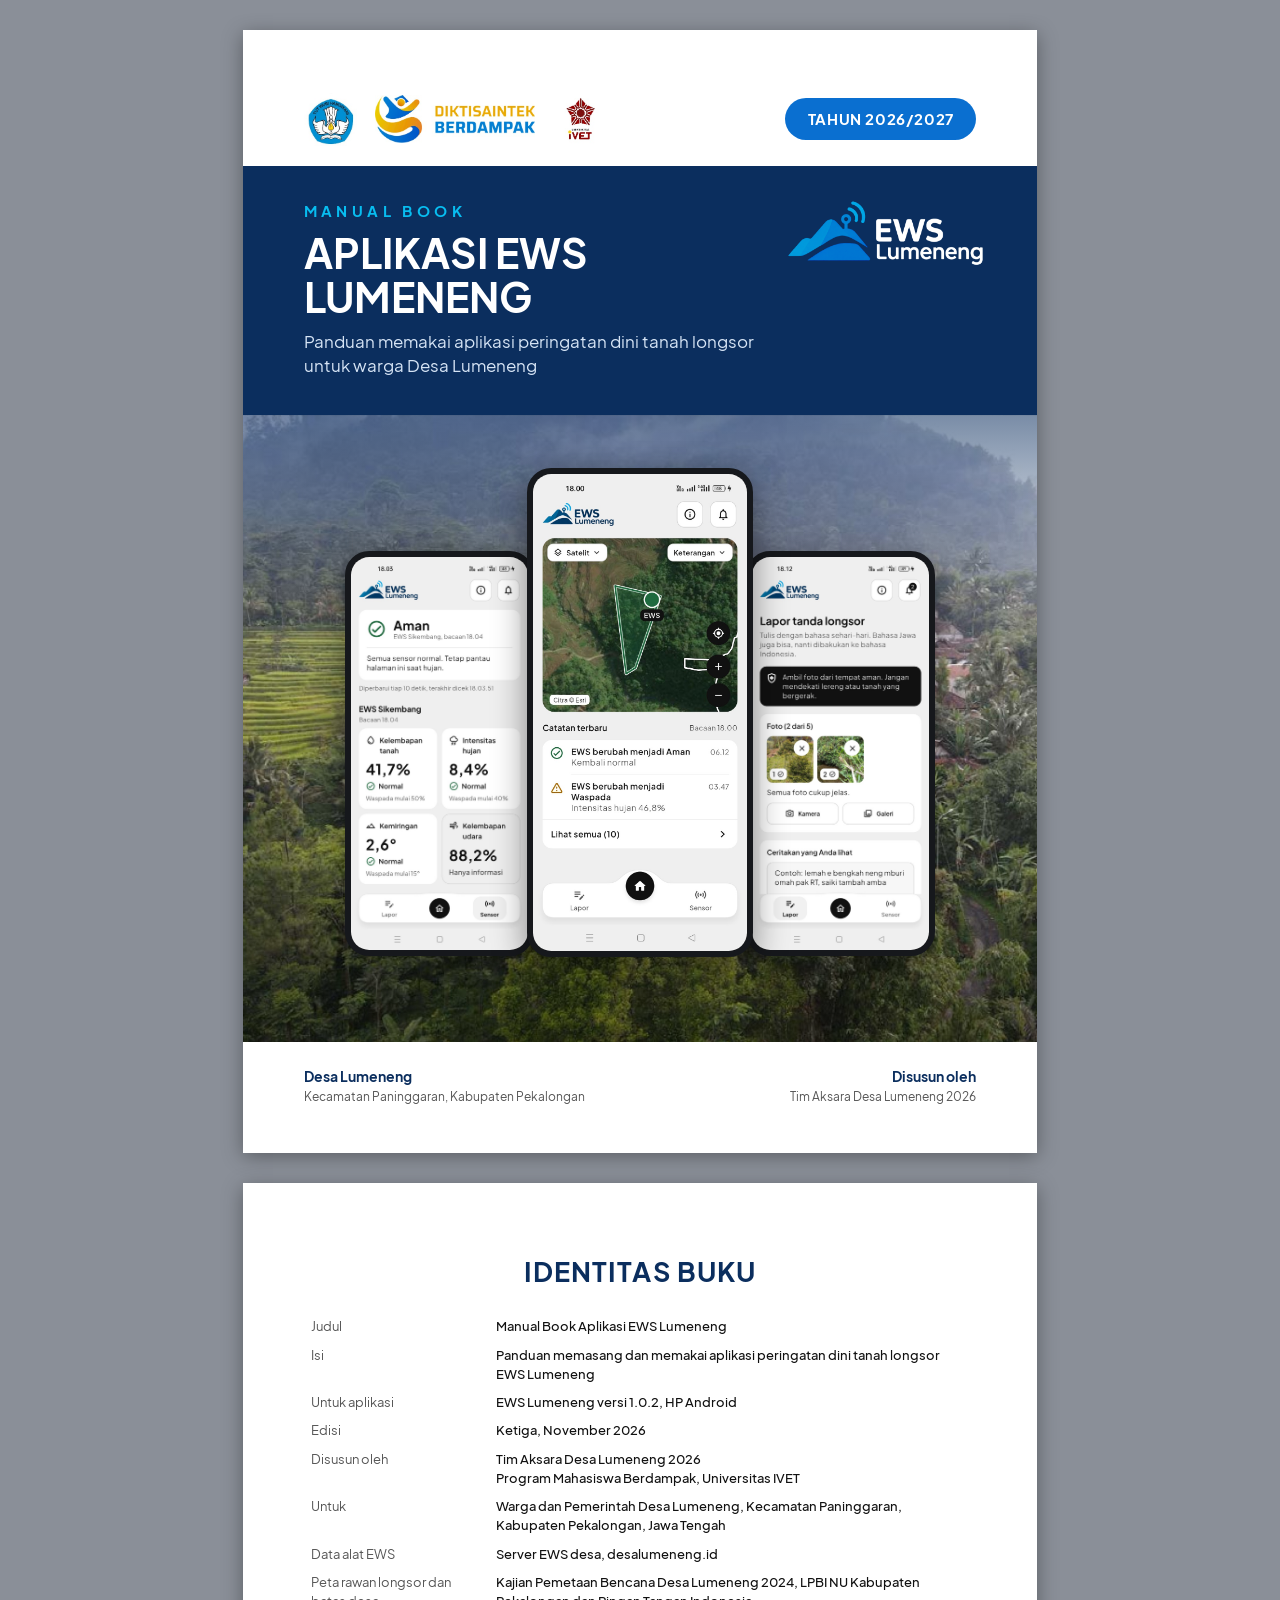
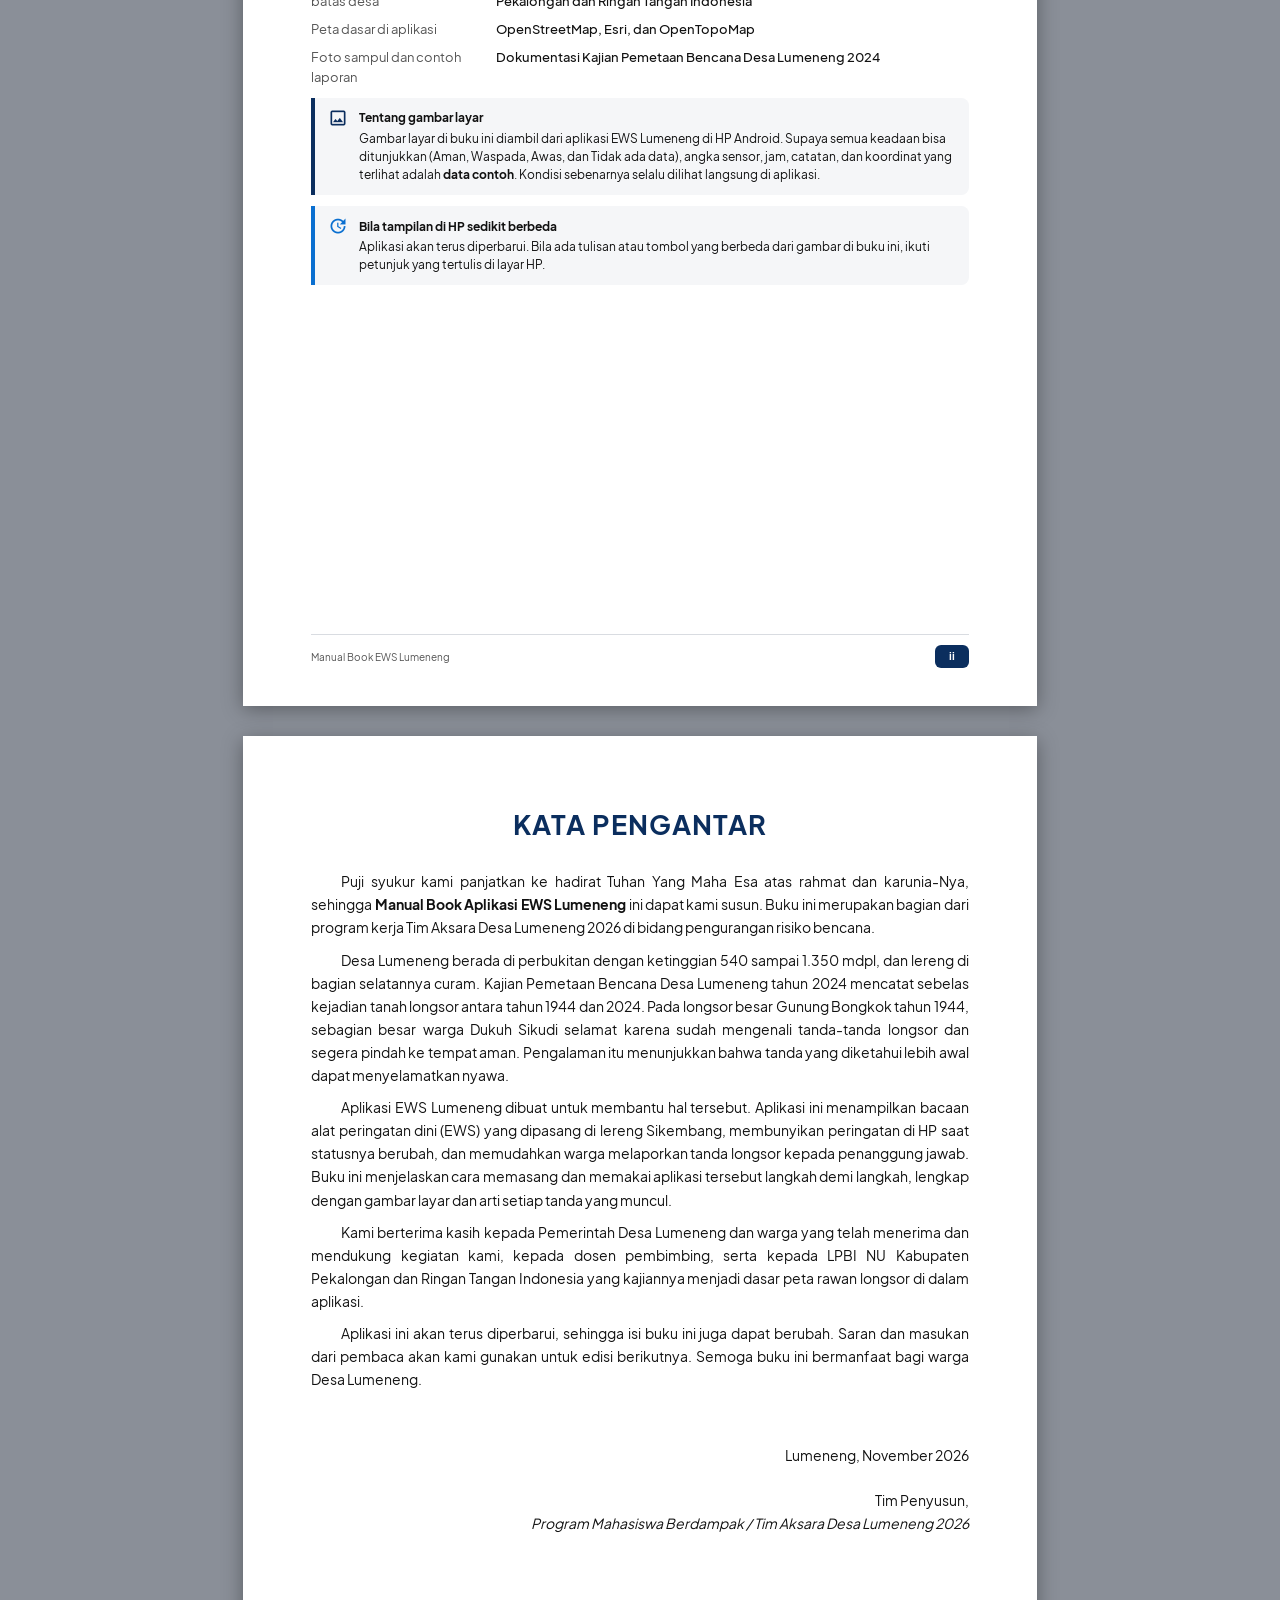
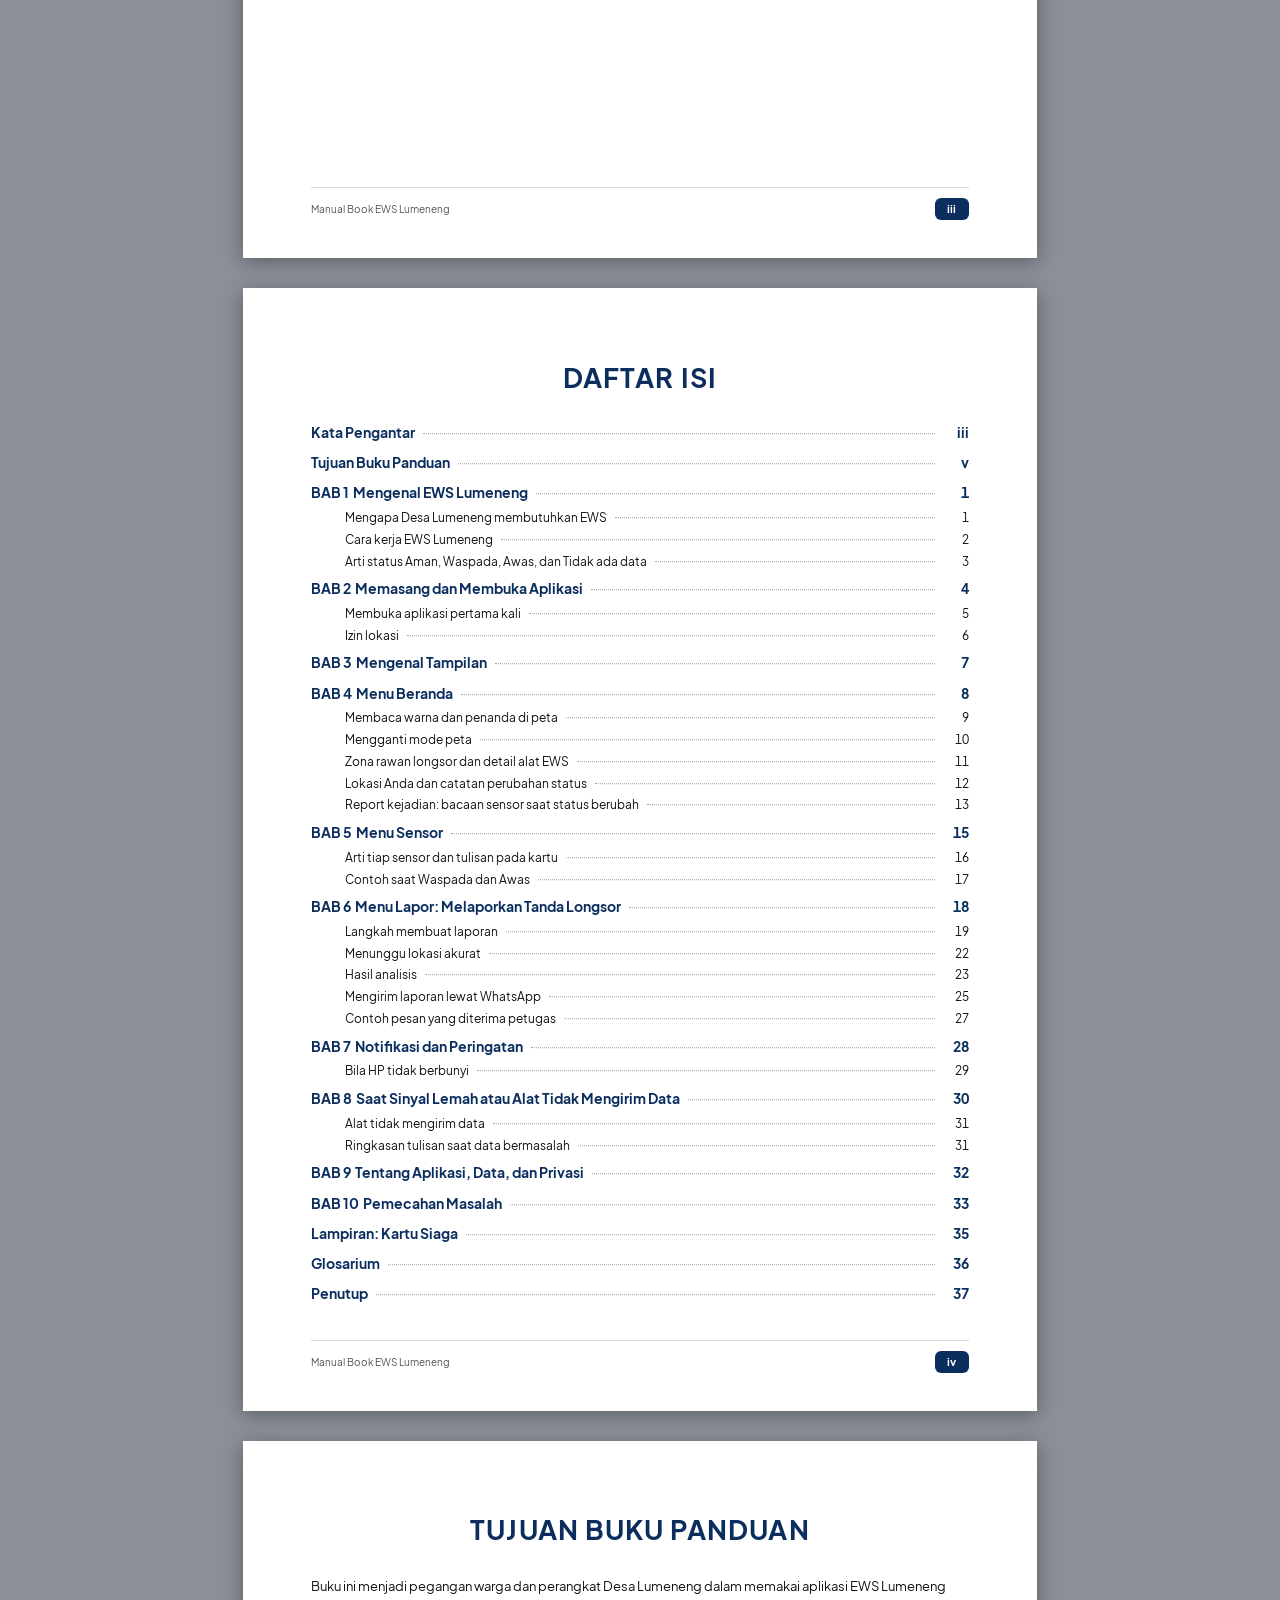
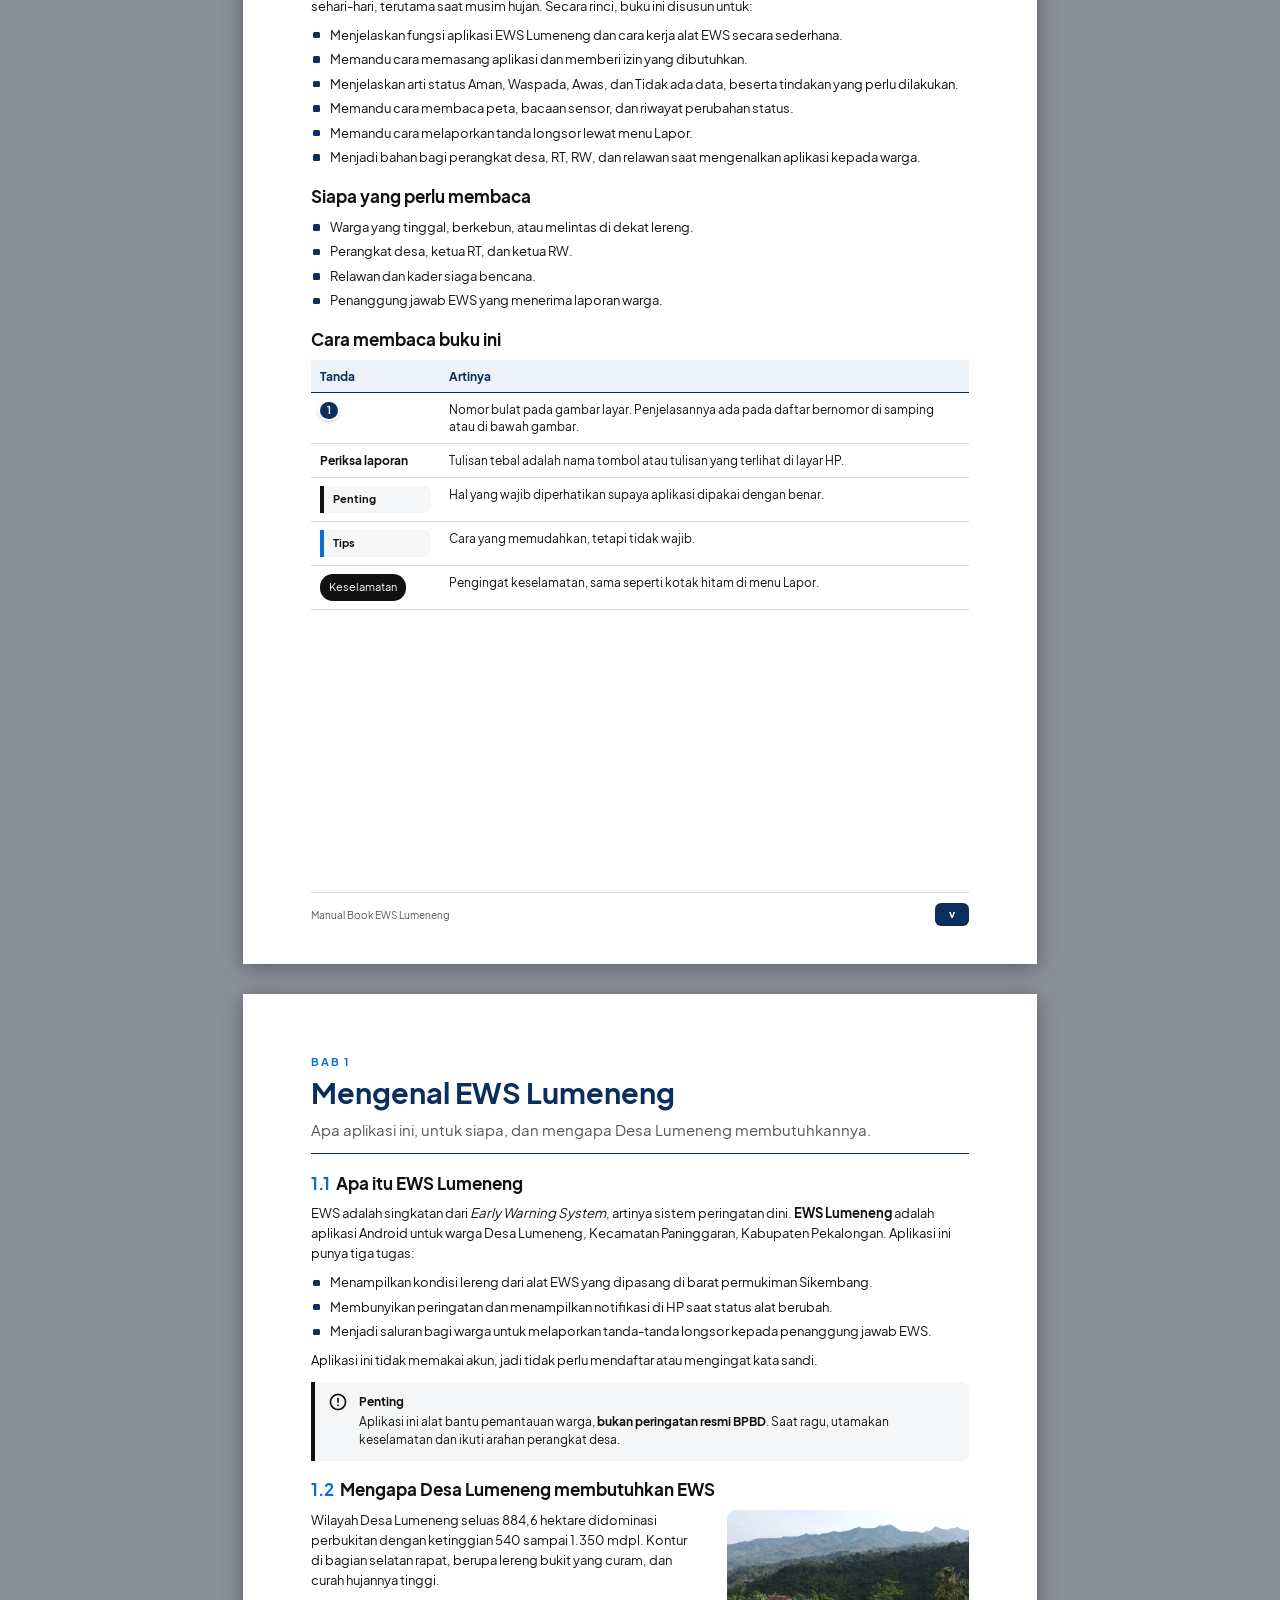
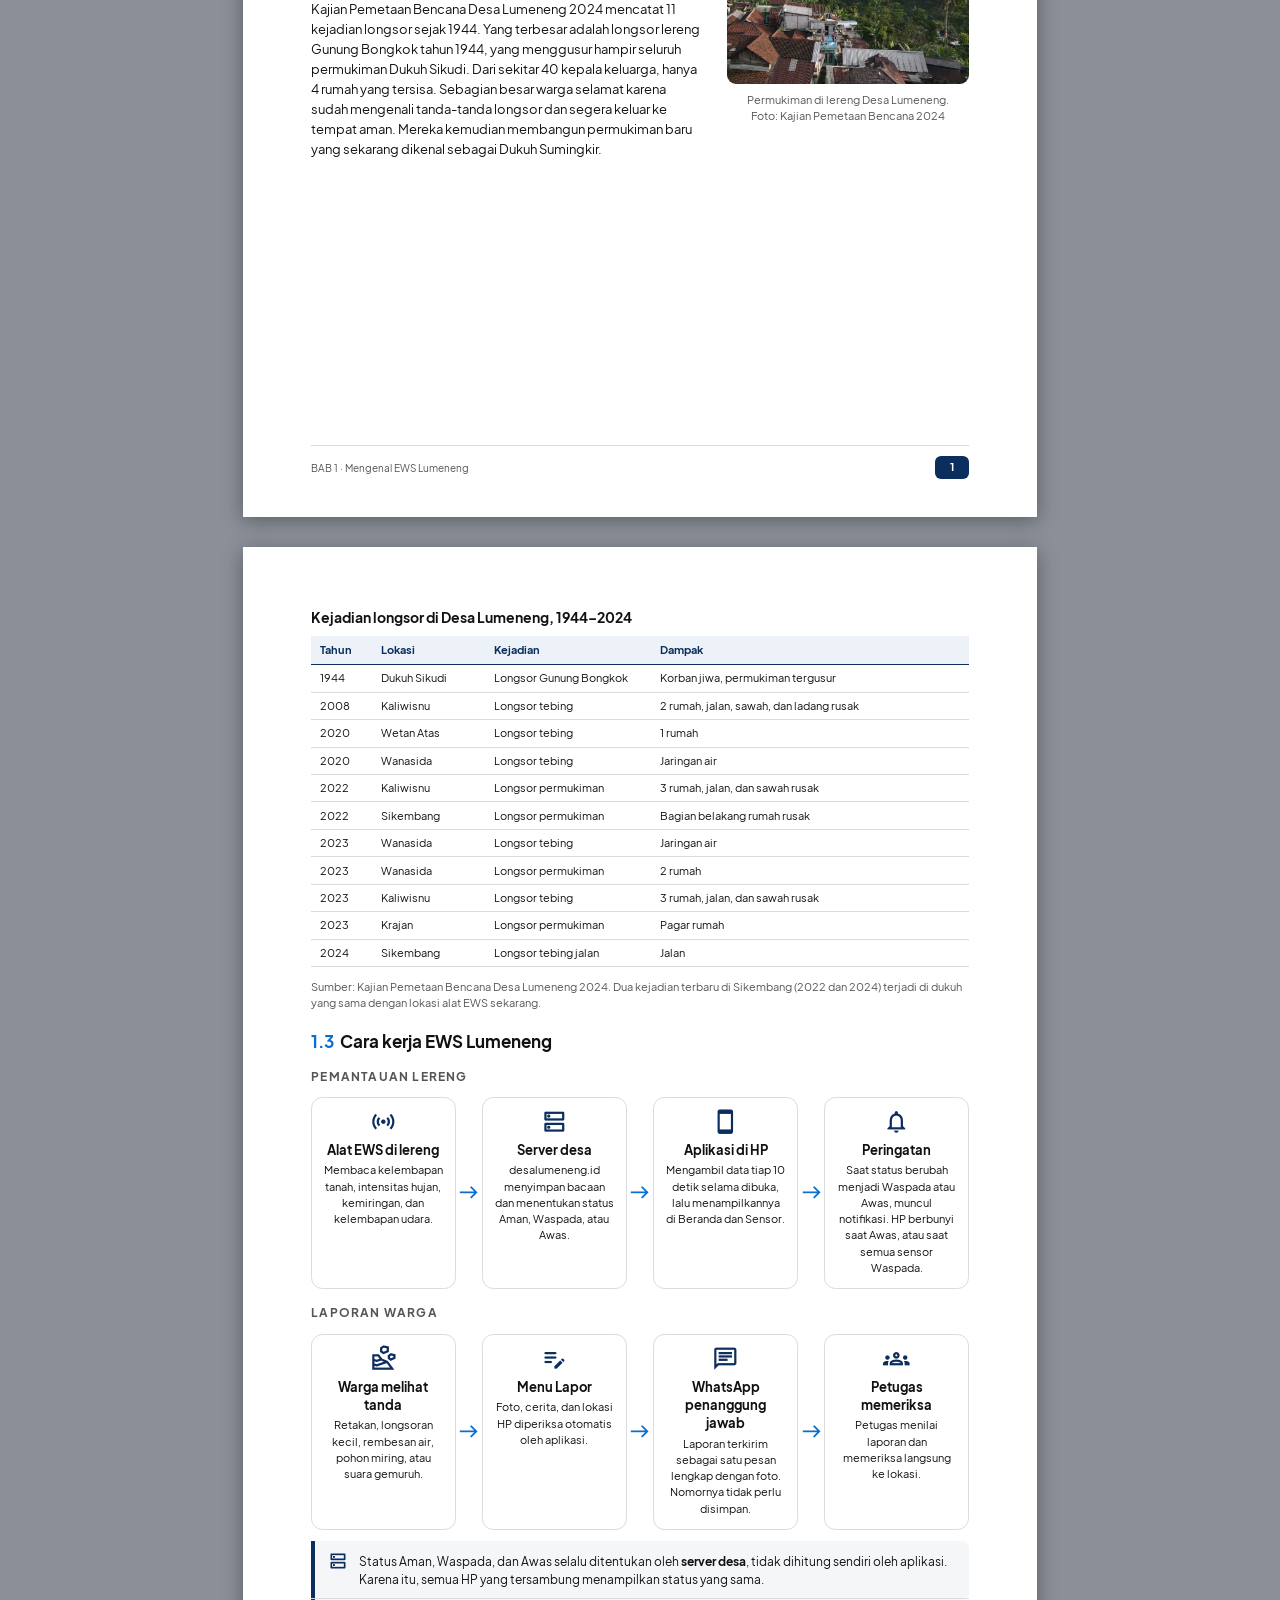
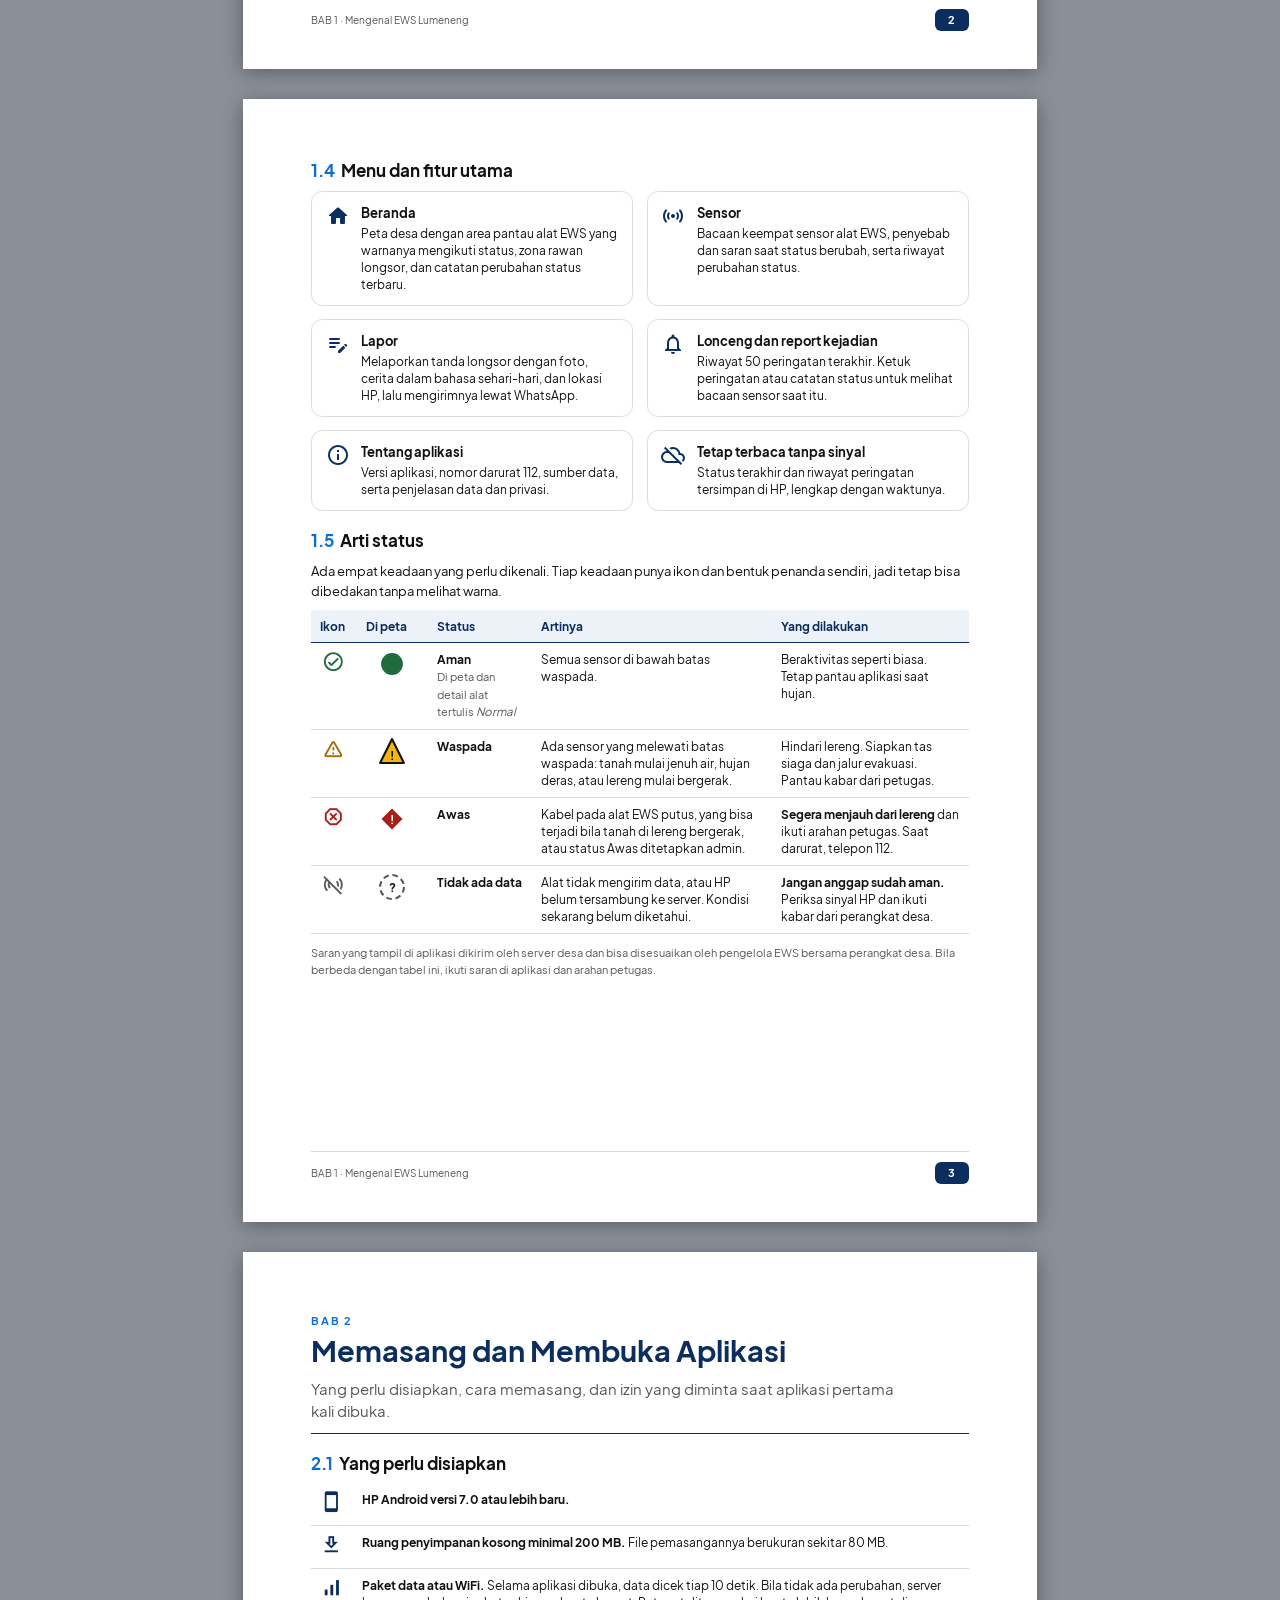
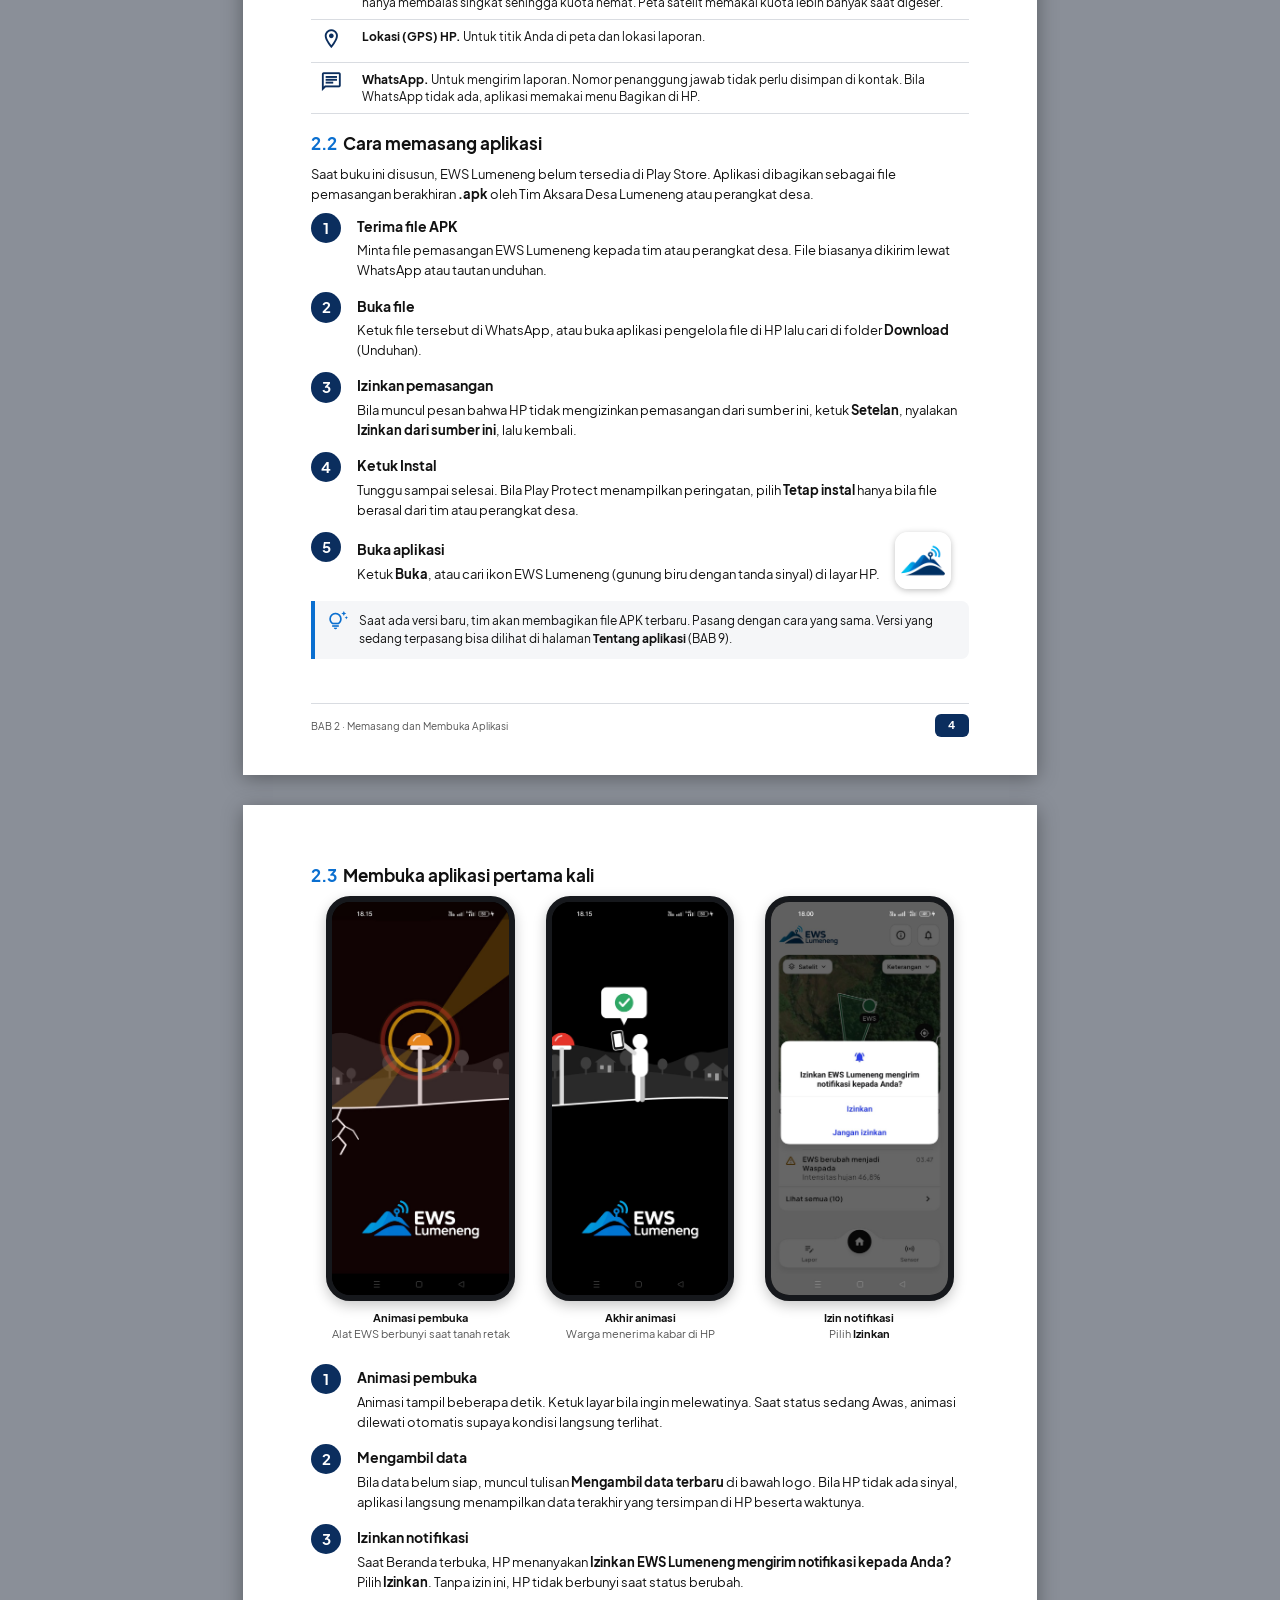
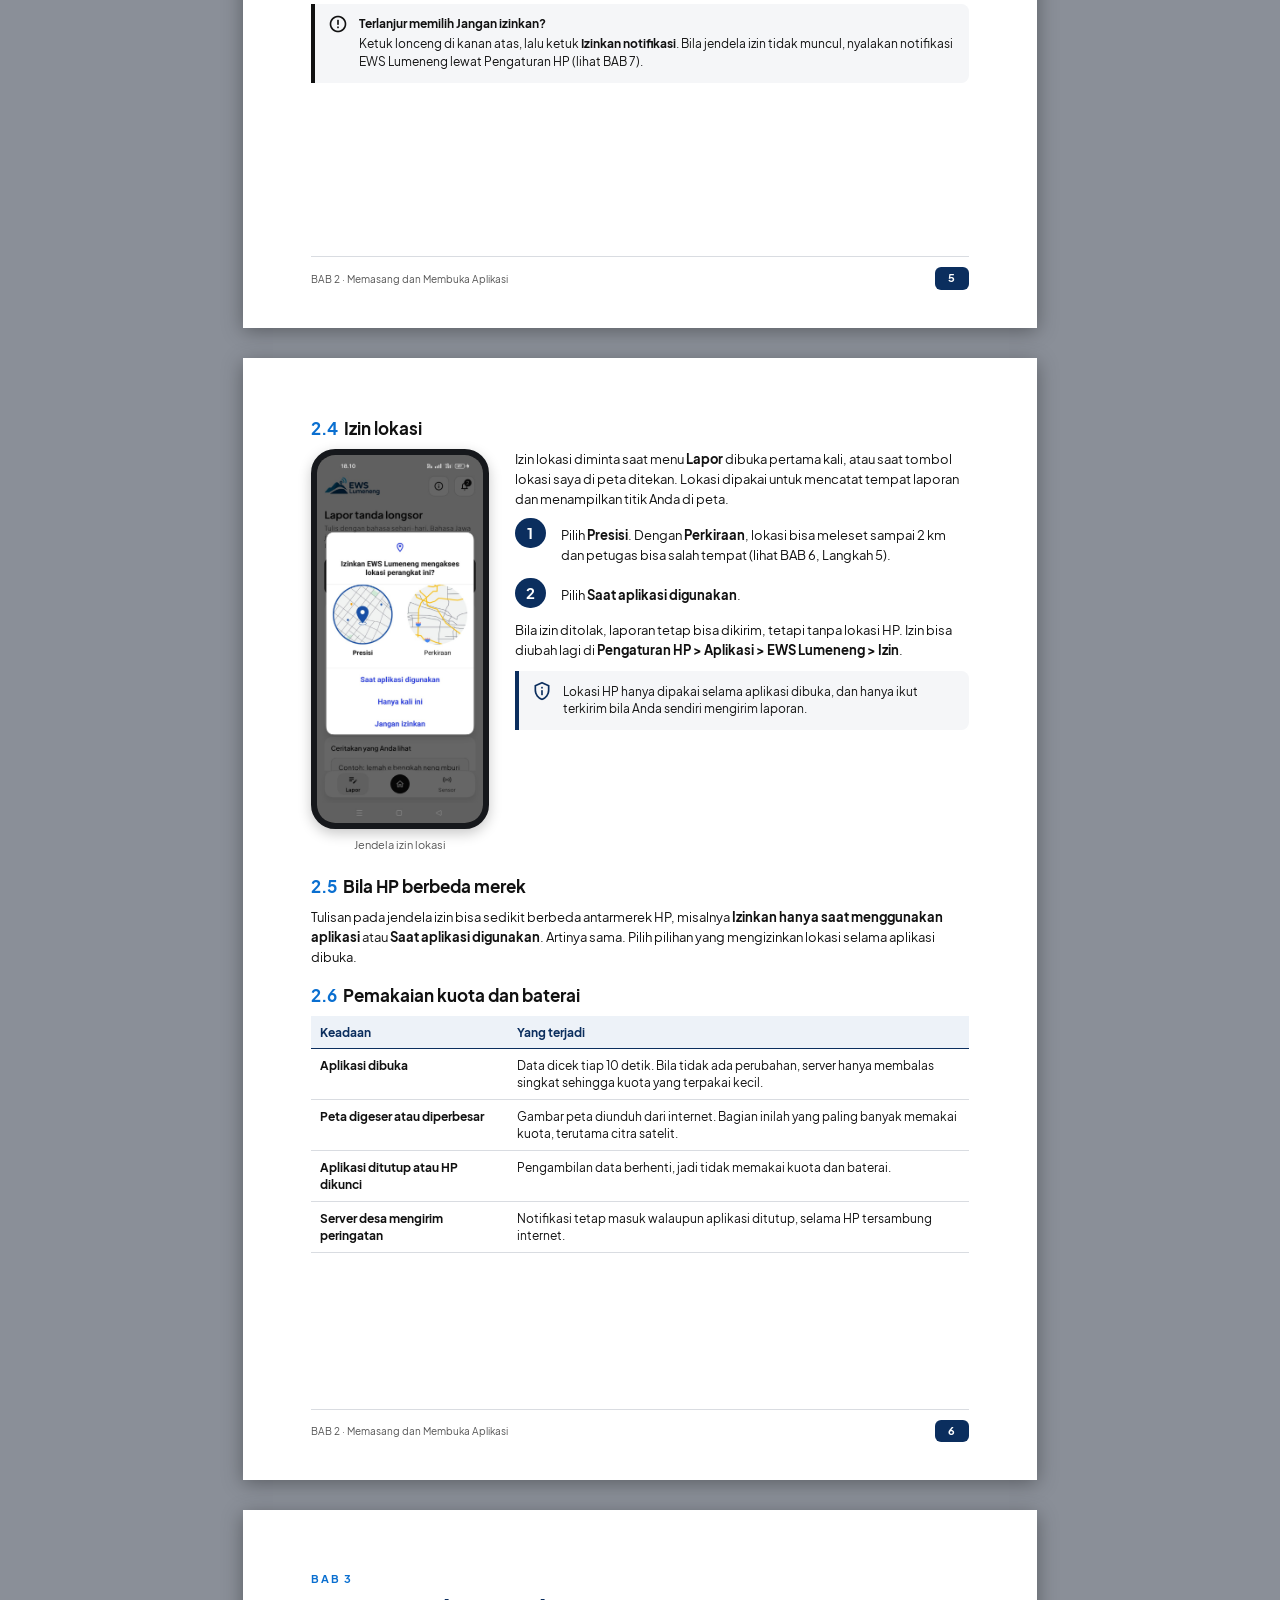
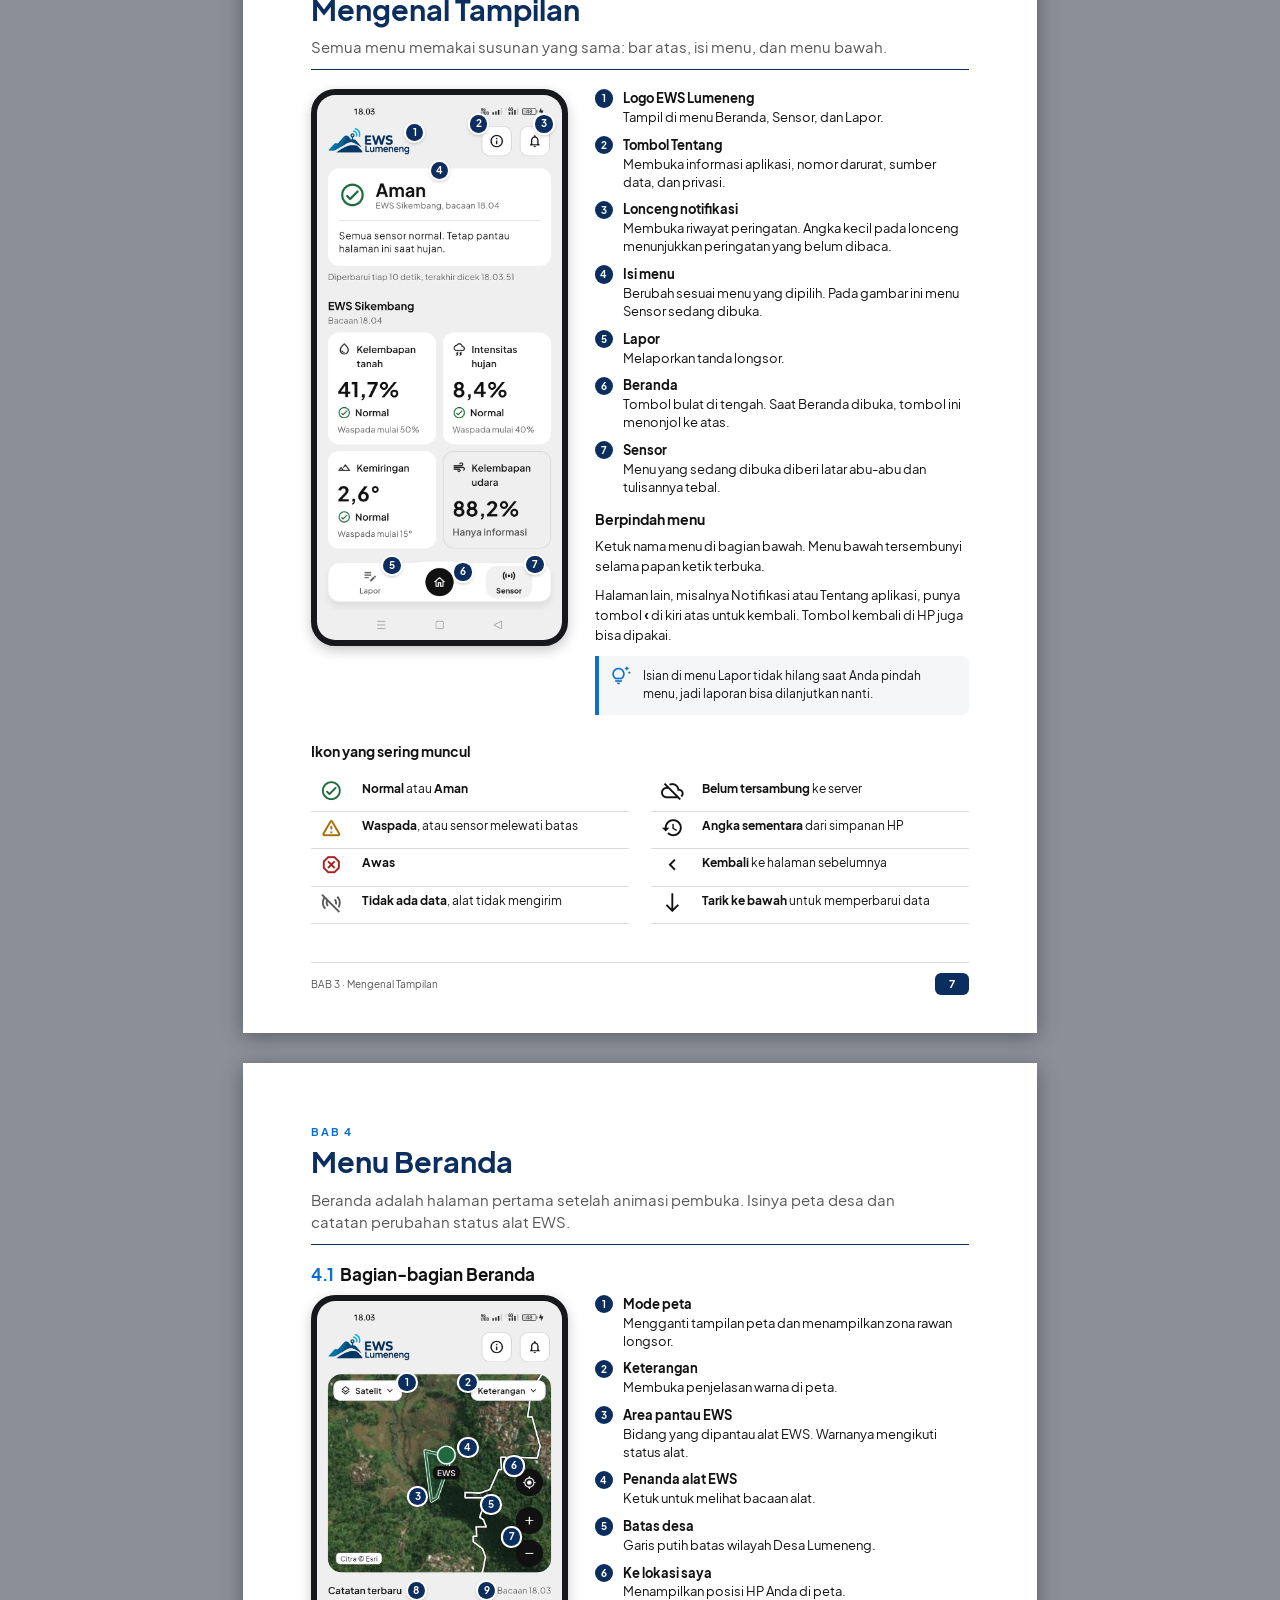
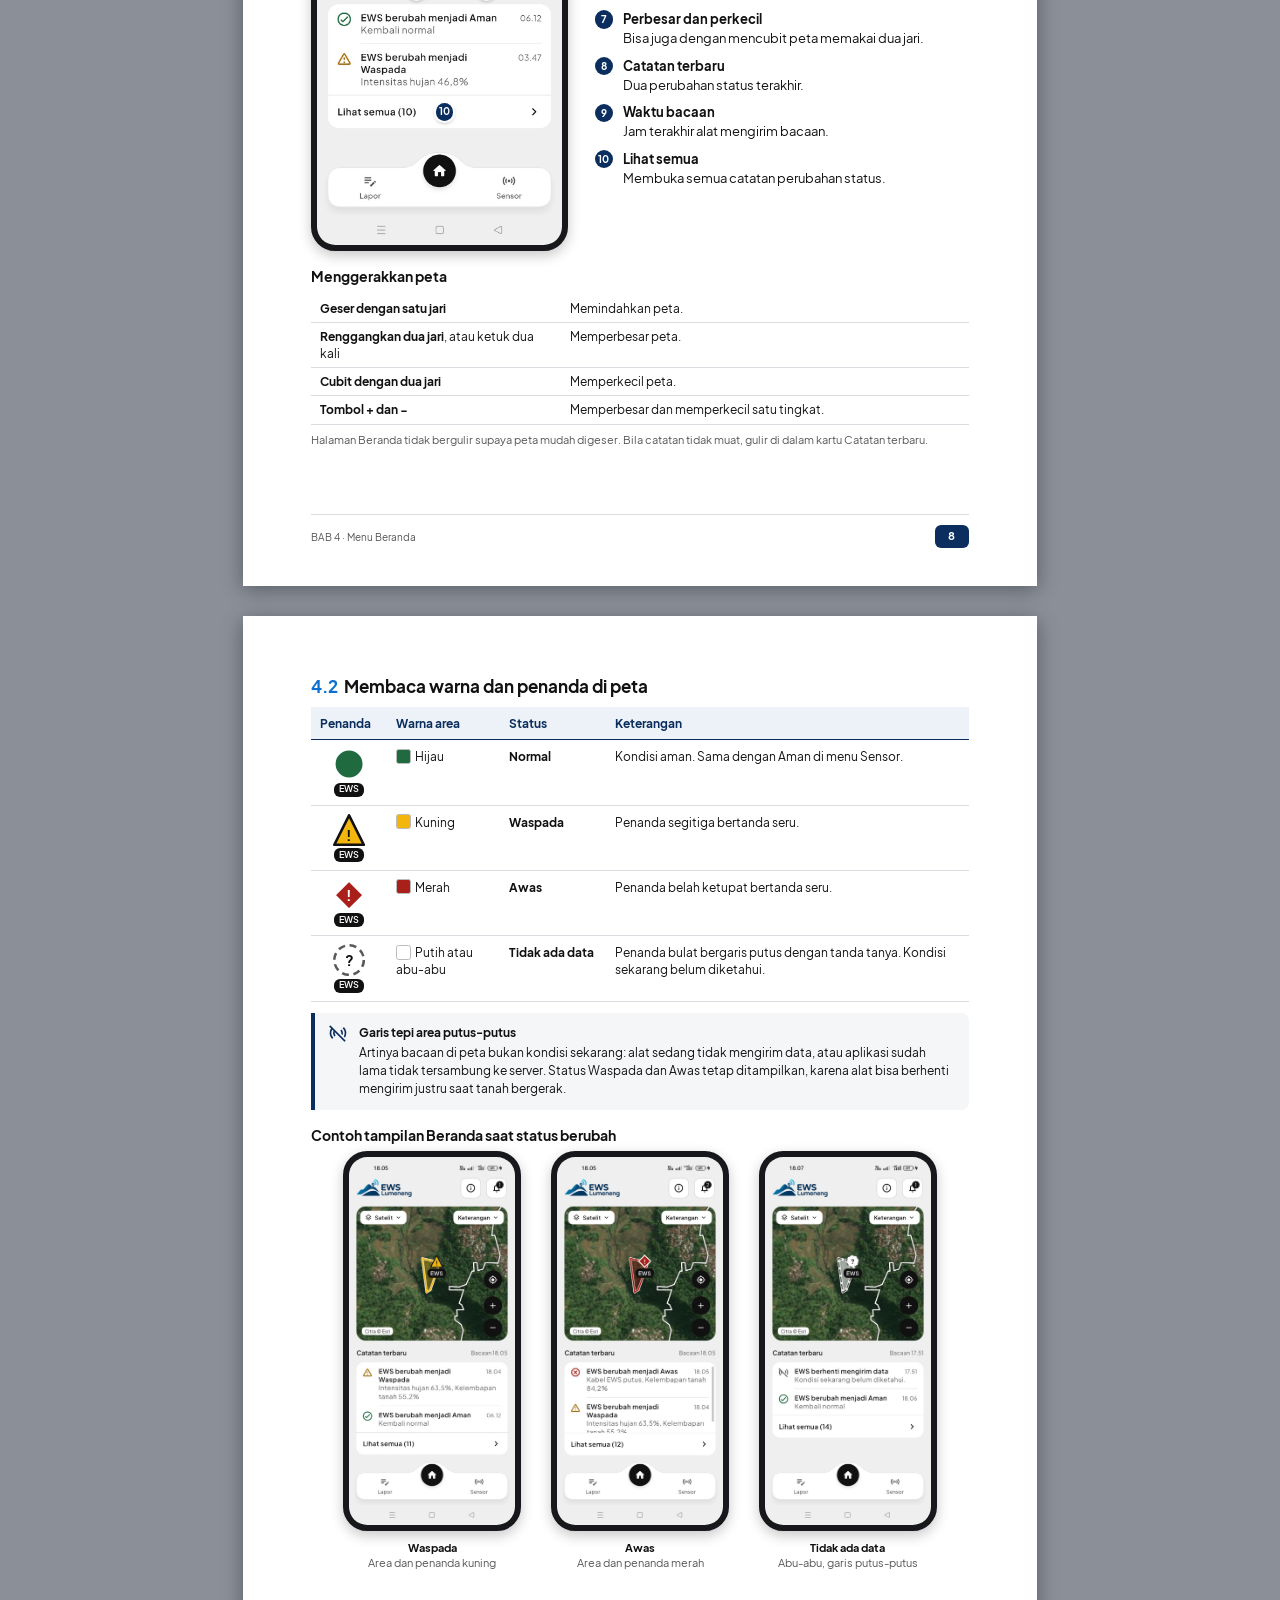
<file: manual_book/sumber/manual.html>
<!doctype html>
<html lang="id">
<head>
<meta charset="utf-8">
<title>Manual Book Aplikasi EWS Lumeneng</title>
<link rel="stylesheet" href="manual.css">
</head>
<body>

<svg width="0" height="0" style="position:absolute" aria-hidden="true">
  <defs>
    <symbol id="m-normal" viewBox="0 0 32 32">
      <circle cx="16" cy="16" r="14.7" fill="#1F6B3F" stroke="#fff" stroke-width="2.56"/>
    </symbol>
    <symbol id="m-waspada" viewBox="0 0 32 32">
      <path d="M16 1.3 L30.7 30.7 L1.3 30.7 Z" fill="#F2B60C" stroke="#111" stroke-width="2.56" stroke-linejoin="round"/>
      <text x="16" y="27.2" text-anchor="middle" font-family="Jakarta" font-weight="700" font-size="15" fill="#111">!</text>
    </symbol>
    <symbol id="m-awas" viewBox="0 0 32 32">
      <path d="M16 1.3 L30.7 16 L16 30.7 L1.3 16 Z" fill="#A91F1A" stroke="#fff" stroke-width="2.56" stroke-linejoin="round"/>
      <text x="16" y="21.6" text-anchor="middle" font-family="Jakarta" font-weight="700" font-size="15" fill="#fff">!</text>
    </symbol>
    <symbol id="m-nodata" viewBox="0 0 32 32">
      <circle cx="16" cy="16" r="14.7" fill="#fff"/>
      <circle cx="16" cy="16" r="14.7" fill="none" stroke="#595959" stroke-width="2.56" stroke-dasharray="6.94 4.62"/>
      <text x="16" y="21.6" text-anchor="middle" font-family="Jakarta" font-weight="700" font-size="15" fill="#111">?</text>
    </symbol>
  </defs>
</svg>

<!-- ===================== SAMPUL ===================== -->
<section class="page cover nonum front">
  <div class="top">
    <div class="logos">
      <img src="img/logo_kemdikti.png" alt="Kemendiktisaintek">
      <img class="wide" src="img/logo_berdampak.png" alt="Diktisaintek Berdampak">
      <img src="img/logo_ivet.png" alt="Universitas IVET">
    </div>
    <div class="year">TAHUN 2026/2027</div>
  </div>
  <div class="band">
    <div class="kicker">MANUAL BOOK</div>
    <div class="title">APLIKASI EWS<br>LUMENENG</div>
    <div class="sub">Panduan memakai aplikasi peringatan dini tanah longsor untuk warga Desa Lumeneng</div>
    <img class="applogo" src="img/logo_wordmark_light.png" alt="EWS Lumeneng">
  </div>
  <div class="scene">
    <div class="photo" style="background-image:url('img/foto_lumeneng.jpg')"></div>
    <div class="shade"></div>
    <div class="phone" style="width:50mm;left:27mm;top:36mm;"><img src="img/sensor_atas.jpg" alt=""></div>
    <div class="phone" style="width:50mm;left:133mm;top:36mm;"><img src="img/lapor_2_foto.jpg" alt=""></div>
    <div class="phone" style="width:60mm;left:75mm;top:14mm;z-index:2;"><img src="img/beranda.jpg" alt=""></div>
  </div>
  <div class="bottom">
    <div><b>Desa Lumeneng</b><br>Kecamatan Paninggaran, Kabupaten Pekalongan</div>
    <div style="text-align:right"><b>Disusun oleh</b><br>Tim Aksara Desa Lumeneng 2026</div>
  </div>
</section>

<!-- ===================== IDENTITAS ===================== -->
<section class="page front">
  <div class="front-title">IDENTITAS BUKU</div>
  <dl class="meta">
    <dt>Judul</dt><dd>Manual Book Aplikasi EWS Lumeneng</dd>
    <dt>Isi</dt><dd>Panduan memasang dan memakai aplikasi peringatan dini tanah longsor EWS Lumeneng</dd>
    <dt>Untuk aplikasi</dt><dd>EWS Lumeneng versi 1.0.2, HP Android</dd>
    <dt>Edisi</dt><dd>Ketiga, November 2026</dd>
    <dt>Disusun oleh</dt><dd>Tim Aksara Desa Lumeneng 2026<br>Program Mahasiswa Berdampak, Universitas IVET</dd>
    <dt>Untuk</dt><dd>Warga dan Pemerintah Desa Lumeneng, Kecamatan Paninggaran, Kabupaten Pekalongan, Jawa Tengah</dd>
    <dt>Data alat EWS</dt><dd>Server EWS desa, desalumeneng.id</dd>
    <dt>Peta rawan longsor dan batas desa</dt><dd>Kajian Pemetaan Bencana Desa Lumeneng 2024, LPBI NU Kabupaten Pekalongan dan Ringan Tangan Indonesia</dd>
    <dt>Peta dasar di aplikasi</dt><dd>OpenStreetMap, Esri, dan OpenTopoMap</dd>
    <dt>Foto sampul dan contoh laporan</dt><dd>Dokumentasi Kajian Pemetaan Bencana Desa Lumeneng 2024</dd>
  </dl>

  <div class="note mt6">
    <i class="mi">&#xf120;</i>
    <div><span class="nt">Tentang gambar layar</span>
      <p>Gambar layar di buku ini diambil dari aplikasi EWS Lumeneng di HP Android. Supaya semua keadaan bisa ditunjukkan (Aman, Waspada, Awas, dan Tidak ada data), angka sensor, jam, catatan, dan koordinat yang terlihat adalah <b>data contoh</b>. Kondisi sebenarnya selalu dilihat langsung di aplikasi.</p>
    </div>
  </div>
  <div class="note tip">
    <i class="mi">&#xe692;</i>
    <div><span class="nt">Bila tampilan di HP sedikit berbeda</span>
      <p>Aplikasi akan terus diperbarui. Bila ada tulisan atau tombol yang berbeda dari gambar di buku ini, ikuti petunjuk yang tertulis di layar HP.</p>
    </div>
  </div>
  <div class="footer"><span class="fl"></span><span class="pn"></span></div>
</section>

<!-- ===================== KATA PENGANTAR ===================== -->
<section class="page front" id="pengantar">
  <div class="front-title">KATA PENGANTAR</div>
  <div style="font-size:10.5pt;line-height:1.65;text-align:justify;">
    <p style="text-indent:8mm">Puji syukur kami panjatkan ke hadirat Tuhan Yang Maha Esa atas rahmat dan karunia-Nya, sehingga <b>Manual Book Aplikasi EWS Lumeneng</b> ini dapat kami susun. Buku ini merupakan bagian dari program kerja Tim Aksara Desa Lumeneng 2026 di bidang pengurangan risiko bencana.</p>
    <p style="text-indent:8mm">Desa Lumeneng berada di perbukitan dengan ketinggian 540 sampai 1.350 mdpl, dan lereng di bagian selatannya curam. Kajian Pemetaan Bencana Desa Lumeneng tahun 2024 mencatat sebelas kejadian tanah longsor antara tahun 1944 dan 2024. Pada longsor besar Gunung Bongkok tahun 1944, sebagian besar warga Dukuh Sikudi selamat karena sudah mengenali tanda-tanda longsor dan segera pindah ke tempat aman. Pengalaman itu menunjukkan bahwa tanda yang diketahui lebih awal dapat menyelamatkan nyawa.</p>
    <p style="text-indent:8mm">Aplikasi EWS Lumeneng dibuat untuk membantu hal tersebut. Aplikasi ini menampilkan bacaan alat peringatan dini (EWS) yang dipasang di lereng Sikembang, membunyikan peringatan di HP saat statusnya berubah, dan memudahkan warga melaporkan tanda longsor kepada penanggung jawab. Buku ini menjelaskan cara memasang dan memakai aplikasi tersebut langkah demi langkah, lengkap dengan gambar layar dan arti setiap tanda yang muncul.</p>
    <p style="text-indent:8mm">Kami berterima kasih kepada Pemerintah Desa Lumeneng dan warga yang telah menerima dan mendukung kegiatan kami, kepada dosen pembimbing, serta kepada LPBI NU Kabupaten Pekalongan dan Ringan Tangan Indonesia yang kajiannya menjadi dasar peta rawan longsor di dalam aplikasi.</p>
    <p style="text-indent:8mm">Aplikasi ini akan terus diperbarui, sehingga isi buku ini juga dapat berubah. Saran dan masukan dari pembaca akan kami gunakan untuk edisi berikutnya. Semoga buku ini bermanfaat bagi warga Desa Lumeneng.</p>
  </div>
  <div style="margin-top:14mm;text-align:right;font-size:10.5pt;line-height:1.6">
    Lumeneng, November 2026<br><br>
    Tim Penyusun,<br>
    <i>Program Mahasiswa Berdampak / Tim Aksara Desa Lumeneng 2026</i>
  </div>
  <div class="footer"><span class="fl"></span><span class="pn"></span></div>
</section>

<!-- ===================== DAFTAR ISI ===================== -->
<section class="page front" id="daftar-isi">
  <div class="front-title">DAFTAR ISI</div>
  <div class="toc">
    <a class="t1" href="#pengantar"><span>Kata Pengantar</span><span class="dots"></span><span class="pg" data-ref="pengantar"></span></a>
    <a class="t1" href="#tujuan"><span>Tujuan Buku Panduan</span><span class="dots"></span><span class="pg" data-ref="tujuan"></span></a>

    <a class="t1" href="#bab1"><span>BAB 1&nbsp; Mengenal EWS Lumeneng</span><span class="dots"></span><span class="pg" data-ref="bab1"></span></a>
    <a class="t2" href="#s1-2"><span>Mengapa Desa Lumeneng membutuhkan EWS</span><span class="dots"></span><span class="pg" data-ref="s1-2"></span></a>
    <a class="t2" href="#s1-3"><span>Cara kerja EWS Lumeneng</span><span class="dots"></span><span class="pg" data-ref="s1-3"></span></a>
    <a class="t2" href="#s1-5"><span>Arti status Aman, Waspada, Awas, dan Tidak ada data</span><span class="dots"></span><span class="pg" data-ref="s1-5"></span></a>

    <a class="t1" href="#bab2"><span>BAB 2&nbsp; Memasang dan Membuka Aplikasi</span><span class="dots"></span><span class="pg" data-ref="bab2"></span></a>
    <a class="t2" href="#s2-3"><span>Membuka aplikasi pertama kali</span><span class="dots"></span><span class="pg" data-ref="s2-3"></span></a>
    <a class="t2" href="#s2-4"><span>Izin lokasi</span><span class="dots"></span><span class="pg" data-ref="s2-4"></span></a>

    <a class="t1" href="#bab3"><span>BAB 3&nbsp; Mengenal Tampilan</span><span class="dots"></span><span class="pg" data-ref="bab3"></span></a>

    <a class="t1" href="#bab4"><span>BAB 4&nbsp; Menu Beranda</span><span class="dots"></span><span class="pg" data-ref="bab4"></span></a>
    <a class="t2" href="#s4-2"><span>Membaca warna dan penanda di peta</span><span class="dots"></span><span class="pg" data-ref="s4-2"></span></a>
    <a class="t2" href="#s4-4"><span>Mengganti mode peta</span><span class="dots"></span><span class="pg" data-ref="s4-4"></span></a>
    <a class="t2" href="#s4-5"><span>Zona rawan longsor dan detail alat EWS</span><span class="dots"></span><span class="pg" data-ref="s4-5"></span></a>
    <a class="t2" href="#s4-7"><span>Lokasi Anda dan catatan perubahan status</span><span class="dots"></span><span class="pg" data-ref="s4-7"></span></a>
    <a class="t2" href="#s4-9"><span>Report kejadian: bacaan sensor saat status berubah</span><span class="dots"></span><span class="pg" data-ref="s4-9"></span></a>

    <a class="t1" href="#bab5"><span>BAB 5&nbsp; Menu Sensor</span><span class="dots"></span><span class="pg" data-ref="bab5"></span></a>
    <a class="t2" href="#s5-2"><span>Arti tiap sensor dan tulisan pada kartu</span><span class="dots"></span><span class="pg" data-ref="s5-2"></span></a>
    <a class="t2" href="#s5-4"><span>Contoh saat Waspada dan Awas</span><span class="dots"></span><span class="pg" data-ref="s5-4"></span></a>

    <a class="t1" href="#bab6"><span>BAB 6&nbsp; Menu Lapor: Melaporkan Tanda Longsor</span><span class="dots"></span><span class="pg" data-ref="bab6"></span></a>
    <a class="t2" href="#s6-3"><span>Langkah membuat laporan</span><span class="dots"></span><span class="pg" data-ref="s6-3"></span></a>
    <a class="t2" href="#s6-lokasi"><span>Menunggu lokasi akurat</span><span class="dots"></span><span class="pg" data-ref="s6-lokasi"></span></a>
    <a class="t2" href="#s6-4"><span>Hasil analisis</span><span class="dots"></span><span class="pg" data-ref="s6-4"></span></a>
    <a class="t2" href="#s6-5"><span>Mengirim laporan lewat WhatsApp</span><span class="dots"></span><span class="pg" data-ref="s6-5"></span></a>
    <a class="t2" href="#s6-6"><span>Contoh pesan yang diterima petugas</span><span class="dots"></span><span class="pg" data-ref="s6-6"></span></a>

    <a class="t1" href="#bab7"><span>BAB 7&nbsp; Notifikasi dan Peringatan</span><span class="dots"></span><span class="pg" data-ref="bab7"></span></a>
    <a class="t2" href="#s7-3"><span>Bila HP tidak berbunyi</span><span class="dots"></span><span class="pg" data-ref="s7-3"></span></a>
    <a class="t1" href="#bab8"><span>BAB 8&nbsp; Saat Sinyal Lemah atau Alat Tidak Mengirim Data</span><span class="dots"></span><span class="pg" data-ref="bab8"></span></a>
    <a class="t2" href="#s8-4"><span>Alat tidak mengirim data</span><span class="dots"></span><span class="pg" data-ref="s8-4"></span></a>
    <a class="t2" href="#s8-6"><span>Ringkasan tulisan saat data bermasalah</span><span class="dots"></span><span class="pg" data-ref="s8-6"></span></a>
    <a class="t1" href="#bab9"><span>BAB 9&nbsp; Tentang Aplikasi, Data, dan Privasi</span><span class="dots"></span><span class="pg" data-ref="bab9"></span></a>
    <a class="t1" href="#bab10"><span>BAB 10&nbsp; Pemecahan Masalah</span><span class="dots"></span><span class="pg" data-ref="bab10"></span></a>

    <a class="t1" href="#siaga"><span>Lampiran: Kartu Siaga</span><span class="dots"></span><span class="pg" data-ref="siaga"></span></a>
    <a class="t1" href="#glosarium"><span>Glosarium</span><span class="dots"></span><span class="pg" data-ref="glosarium"></span></a>
    <a class="t1" href="#penutup"><span>Penutup</span><span class="dots"></span><span class="pg" data-ref="penutup"></span></a>
  </div>
  <div class="footer"><span class="fl"></span><span class="pn"></span></div>
</section>

<!-- ===================== TUJUAN ===================== -->
<section class="page front" id="tujuan">
  <div class="front-title">TUJUAN BUKU PANDUAN</div>
  <p>Buku ini menjadi pegangan warga dan perangkat Desa Lumeneng dalam memakai aplikasi EWS Lumeneng sehari-hari, terutama saat musim hujan. Secara rinci, buku ini disusun untuk:</p>
  <ul class="dots">
    <li>Menjelaskan fungsi aplikasi EWS Lumeneng dan cara kerja alat EWS secara sederhana.</li>
    <li>Memandu cara memasang aplikasi dan memberi izin yang dibutuhkan.</li>
    <li>Menjelaskan arti status Aman, Waspada, Awas, dan Tidak ada data, beserta tindakan yang perlu dilakukan.</li>
    <li>Memandu cara membaca peta, bacaan sensor, dan riwayat perubahan status.</li>
    <li>Memandu cara melaporkan tanda longsor lewat menu Lapor.</li>
    <li>Menjadi bahan bagi perangkat desa, RT, RW, dan relawan saat mengenalkan aplikasi kepada warga.</li>
  </ul>

  <h2>Siapa yang perlu membaca</h2>
  <ul class="dots">
    <li>Warga yang tinggal, berkebun, atau melintas di dekat lereng.</li>
    <li>Perangkat desa, ketua RT, dan ketua RW.</li>
    <li>Relawan dan kader siaga bencana.</li>
    <li>Penanggung jawab EWS yang menerima laporan warga.</li>
  </ul>

  <h2>Cara membaca buku ini</h2>
  <table class="tbl">
    <tr><th style="width:34mm">Tanda</th><th>Artinya</th></tr>
    <tr><td><span class="co" style="position:static;display:inline-block;margin:0">1</span></td><td>Nomor bulat pada gambar layar. Penjelasannya ada pada daftar bernomor di samping atau di bawah gambar.</td></tr>
    <tr><td><b>Periksa laporan</b></td><td>Tulisan tebal adalah nama tombol atau tulisan yang terlihat di layar HP.</td></tr>
    <tr><td><span class="note important mb0" style="margin:0;padding:1.4mm 2.4mm;font-size:8.6pt"><b>Penting</b></span></td><td>Hal yang wajib diperhatikan supaya aplikasi dipakai dengan benar.</td></tr>
    <tr><td><span class="note tip mb0" style="margin:0;padding:1.4mm 2.4mm;font-size:8.6pt"><b>Tips</b></span></td><td>Cara yang memudahkan, tetapi tidak wajib.</td></tr>
    <tr><td><span class="safety mb0" style="margin:0;padding:1.4mm 2.4mm;font-size:8.6pt;display:inline-flex">Keselamatan</span></td><td>Pengingat keselamatan, sama seperti kotak hitam di menu Lapor.</td></tr>
  </table>
  <div class="footer"><span class="fl"></span><span class="pn"></span></div>
</section>

<!-- ===================== BAB 1 ===================== -->
<section class="page main" id="bab1">
  <div class="chapter-head">
    <div class="bab">Bab 1</div>
    <h1>Mengenal EWS Lumeneng</h1>
    <div class="lead mb0">Apa aplikasi ini, untuk siapa, dan mengapa Desa Lumeneng membutuhkannya.</div>
  </div>

  <h2><span class="n">1.1</span>Apa itu EWS Lumeneng</h2>
  <p>EWS adalah singkatan dari <i>Early Warning System</i>, artinya sistem peringatan dini. <b>EWS Lumeneng</b> adalah aplikasi Android untuk warga Desa Lumeneng, Kecamatan Paninggaran, Kabupaten Pekalongan. Aplikasi ini punya tiga tugas:</p>
  <ul class="dots">
    <li>Menampilkan kondisi lereng dari alat EWS yang dipasang di barat permukiman Sikembang.</li>
    <li>Membunyikan peringatan dan menampilkan notifikasi di HP saat status alat berubah.</li>
    <li>Menjadi saluran bagi warga untuk melaporkan tanda-tanda longsor kepada penanggung jawab EWS.</li>
  </ul>
  <p>Aplikasi ini tidak memakai akun, jadi tidak perlu mendaftar atau mengingat kata sandi.</p>
  <div class="note important">
    <i class="mi">&#xe238;</i>
    <div><span class="nt">Penting</span>
      <p>Aplikasi ini alat bantu pemantauan warga, <b>bukan peringatan resmi BPBD</b>. Saat ragu, utamakan keselamatan dan ikuti arahan perangkat desa.</p>
    </div>
  </div>

  <h2 id="s1-2"><span class="n">1.2</span>Mengapa Desa Lumeneng membutuhkan EWS</h2>
  <div class="row">
    <div class="grow">
      <p>Wilayah Desa Lumeneng seluas 884,6 hektare didominasi perbukitan dengan ketinggian 540 sampai 1.350 mdpl. Kontur di bagian selatan rapat, berupa lereng bukit yang curam, dan curah hujannya tinggi.</p>
      <p>Kajian Pemetaan Bencana Desa Lumeneng 2024 mencatat 11 kejadian longsor sejak 1944. Yang terbesar adalah longsor lereng Gunung Bongkok tahun 1944, yang menggusur hampir seluruh permukiman Dukuh Sikudi. Dari sekitar 40 kepala keluarga, hanya 4 rumah yang tersisa. Sebagian besar warga selamat karena sudah mengenali tanda-tanda longsor dan segera keluar ke tempat aman. Mereka kemudian membangun permukiman baru yang sekarang dikenal sebagai Dukuh Sumingkir.</p>
    </div>
    <div class="shot" style="width:64mm;flex:none">
      <img src="img/foto_permukiman.jpg" alt="" style="width:64mm;height:46mm;object-fit:cover;border-radius:2.4mm;display:block">
      <div class="cap">Permukiman di lereng Desa Lumeneng.<br>Foto: Kajian Pemetaan Bencana 2024</div>
    </div>
  </div>
  <div class="footer"><span class="fl"></span><span class="pn"></span></div>
</section>

<section class="page main">
  <h3 class="mt0">Kejadian longsor di Desa Lumeneng, 1944–2024</h3>
  <table class="tbl compact" style="font-size:8.6pt">
    <tr><th style="width:16mm">Tahun</th><th style="width:30mm">Lokasi</th><th style="width:44mm">Kejadian</th><th>Dampak</th></tr>
    <tr><td>1944</td><td>Dukuh Sikudi</td><td>Longsor Gunung Bongkok</td><td>Korban jiwa, permukiman tergusur</td></tr>
    <tr><td>2008</td><td>Kaliwisnu</td><td>Longsor tebing</td><td>2 rumah, jalan, sawah, dan ladang rusak</td></tr>
    <tr><td>2020</td><td>Wetan Atas</td><td>Longsor tebing</td><td>1 rumah</td></tr>
    <tr><td>2020</td><td>Wanasida</td><td>Longsor tebing</td><td>Jaringan air</td></tr>
    <tr><td>2022</td><td>Kaliwisnu</td><td>Longsor permukiman</td><td>3 rumah, jalan, dan sawah rusak</td></tr>
    <tr><td>2022</td><td>Sikembang</td><td>Longsor permukiman</td><td>Bagian belakang rumah rusak</td></tr>
    <tr><td>2023</td><td>Wanasida</td><td>Longsor tebing</td><td>Jaringan air</td></tr>
    <tr><td>2023</td><td>Wanasida</td><td>Longsor permukiman</td><td>2 rumah</td></tr>
    <tr><td>2023</td><td>Kaliwisnu</td><td>Longsor tebing</td><td>3 rumah, jalan, dan sawah rusak</td></tr>
    <tr><td>2023</td><td>Krajan</td><td>Longsor permukiman</td><td>Pagar rumah</td></tr>
    <tr><td>2024</td><td>Sikembang</td><td>Longsor tebing jalan</td><td>Jalan</td></tr>
  </table>
  <p class="small soft">Sumber: Kajian Pemetaan Bencana Desa Lumeneng 2024. Dua kejadian terbaru di Sikembang (2022 dan 2024) terjadi di dukuh yang sama dengan lokasi alat EWS sekarang.</p>

  <h2 id="s1-3"><span class="n">1.3</span>Cara kerja EWS Lumeneng</h2>
  <div class="flow-title">Pemantauan lereng</div>
  <div class="flow">
    <div class="node"><i class="mi">&#xf35a;</i><b>Alat EWS di lereng</b>Membaca kelembapan tanah, intensitas hujan, kemiringan, dan kelembapan udara.</div>
    <div class="arrow"><i class="mi">&#xe216;</i></div>
    <div class="node"><i class="mi">&#xefd4;</i><b>Server desa</b>desalumeneng.id menyimpan bacaan dan menentukan status Aman, Waspada, atau Awas.</div>
    <div class="arrow"><i class="mi">&#xe216;</i></div>
    <div class="node"><i class="mi">&#xf3a9;</i><b>Aplikasi di HP</b>Mengambil data tiap 10 detik selama dibuka, lalu menampilkannya di Beranda dan Sensor.</div>
    <div class="arrow"><i class="mi">&#xe216;</i></div>
    <div class="node"><i class="mi">&#xe451;</i><b>Peringatan</b>Saat status berubah menjadi Waspada atau Awas, muncul notifikasi. HP berbunyi saat Awas, atau saat semua sensor Waspada.</div>
  </div>
  <div class="flow-title">Laporan warga</div>
  <div class="flow">
    <div class="node"><i class="mi">&#xf06f6;</i><b>Warga melihat tanda</b>Retakan, longsoran kecil, rembesan air, pohon miring, atau suara gemuruh.</div>
    <div class="arrow"><i class="mi">&#xe216;</i></div>
    <div class="node"><i class="mi">&#xf030f;</i><b>Menu Lapor</b>Foto, cerita, dan lokasi HP diperiksa otomatis oleh aplikasi.</div>
    <div class="arrow"><i class="mi">&#xe216;</i></div>
    <div class="node"><i class="mi">&#xef44;</i><b>WhatsApp penanggung jawab</b>Laporan terkirim sebagai satu pesan lengkap dengan foto. Nomornya tidak perlu disimpan.</div>
    <div class="arrow"><i class="mi">&#xe216;</i></div>
    <div class="node"><i class="mi">&#xf0db;</i><b>Petugas memeriksa</b>Petugas menilai laporan dan memeriksa langsung ke lokasi.</div>
  </div>
  <div class="note">
    <i class="mi">&#xefd4;</i>
    <div><p>Status Aman, Waspada, dan Awas selalu ditentukan oleh <b>server desa</b>, tidak dihitung sendiri oleh aplikasi. Karena itu, semua HP yang tersambung menampilkan status yang sama.</p></div>
  </div>
  <div class="footer"><span class="fl"></span><span class="pn"></span></div>
</section>

<section class="page main">
  <h2 class="mt0"><span class="n">1.4</span>Menu dan fitur utama</h2>
  <div class="cards">
    <div class="card"><i class="mi">&#xf7f5;</i><div><b>Beranda</b>Peta desa dengan area pantau alat EWS yang warnanya mengikuti status, zona rawan longsor, dan catatan perubahan status terbaru.</div></div>
    <div class="card"><i class="mi">&#xf014c;</i><div><b>Sensor</b>Bacaan keempat sensor alat EWS, penyebab dan saran saat status berubah, serta riwayat perubahan status.</div></div>
    <div class="card"><i class="mi">&#xf030f;</i><div><b>Lapor</b>Melaporkan tanda longsor dengan foto, cerita dalam bahasa sehari-hari, dan lokasi HP, lalu mengirimnya lewat WhatsApp.</div></div>
    <div class="card"><i class="mi">&#xe451;</i><div><b>Lonceng dan report kejadian</b>Riwayat 50 peringatan terakhir. Ketuk peringatan atau catatan status untuk melihat bacaan sensor saat itu.</div></div>
    <div class="card"><i class="mi">&#xe33d;</i><div><b>Tentang aplikasi</b>Versi aplikasi, nomor darurat 112, sumber data, serta penjelasan data dan privasi.</div></div>
    <div class="card"><i class="mi">&#xef61;</i><div><b>Tetap terbaca tanpa sinyal</b>Status terakhir dan riwayat peringatan tersimpan di HP, lengkap dengan waktunya.</div></div>
  </div>

  <h2 id="s1-5"><span class="n">1.5</span>Arti status</h2>
  <p>Ada empat keadaan yang perlu dikenali. Tiap keadaan punya ikon dan bentuk penanda sendiri, jadi tetap bisa dibedakan tanpa melihat warna.</p>
  <table class="tbl">
    <tr><th style="width:12mm">Ikon</th><th style="width:19mm">Di peta</th><th style="width:27mm">Status</th><th>Artinya</th><th style="width:52mm">Yang dilakukan</th></tr>
    <tr>
      <td class="ic"><i class="mi c-normal">&#xf634;</i></td>
      <td class="center"><svg width="26" height="26"><use href="#m-normal"/></svg></td>
      <td><span class="st">Aman</span><br><span class="small soft">Di peta dan detail alat tertulis <i>Normal</i></span></td>
      <td>Semua sensor di bawah batas waspada.</td>
      <td>Beraktivitas seperti biasa. Tetap pantau aplikasi saat hujan.</td>
    </tr>
    <tr>
      <td class="ic"><i class="mi c-waspada">&#xf02a0;</i></td>
      <td class="center"><svg width="26" height="26"><use href="#m-waspada"/></svg></td>
      <td><span class="st">Waspada</span></td>
      <td>Ada sensor yang melewati batas waspada: tanah mulai jenuh air, hujan deras, atau lereng mulai bergerak.</td>
      <td>Hindari lereng. Siapkan tas siaga dan jalur evakuasi. Pantau kabar dari petugas.</td>
    </tr>
    <tr>
      <td class="ic"><i class="mi c-awas">&#xef9e;</i></td>
      <td class="center"><svg width="26" height="26"><use href="#m-awas"/></svg></td>
      <td><span class="st">Awas</span></td>
      <td>Kabel pada alat EWS putus, yang bisa terjadi bila tanah di lereng bergerak, atau status Awas ditetapkan admin.</td>
      <td><b>Segera menjauh dari lereng</b> dan ikuti arahan petugas. Saat darurat, telepon 112.</td>
    </tr>
    <tr>
      <td class="ic"><i class="mi c-stale">&#xf359;</i></td>
      <td class="center"><svg width="26" height="26"><use href="#m-nodata"/></svg></td>
      <td><span class="st">Tidak ada data</span></td>
      <td>Alat tidak mengirim data, atau HP belum tersambung ke server. Kondisi sekarang belum diketahui.</td>
      <td><b>Jangan anggap sudah aman.</b> Periksa sinyal HP dan ikuti kabar dari perangkat desa.</td>
    </tr>
  </table>
  <p class="small soft">Saran yang tampil di aplikasi dikirim oleh server desa dan bisa disesuaikan oleh pengelola EWS bersama perangkat desa. Bila berbeda dengan tabel ini, ikuti saran di aplikasi dan arahan petugas.</p>
  <div class="footer"><span class="fl"></span><span class="pn"></span></div>
</section>

<!-- ===================== BAB 2 ===================== -->
<section class="page main" id="bab2">
  <div class="chapter-head">
    <div class="bab">Bab 2</div>
    <h1>Memasang dan Membuka Aplikasi</h1>
    <div class="lead mb0">Yang perlu disiapkan, cara memasang, dan izin yang diminta saat aplikasi pertama kali dibuka.</div>
  </div>

  <h2><span class="n">2.1</span>Yang perlu disiapkan</h2>
  <table class="tbl">
    <tr><td class="ic"><i class="mi c-navy">&#xf3a9;</i></td><td><b>HP Android versi 7.0 atau lebih baru.</b></td></tr>
    <tr><td class="ic"><i class="mi c-navy">&#xeff2;</i></td><td><b>Ruang penyimpanan kosong minimal 200 MB.</b> File pemasangannya berukuran sekitar 80 MB.</td></tr>
    <tr><td class="ic"><i class="mi c-navy">&#xe5a7;</i></td><td><b>Paket data atau WiFi.</b> Selama aplikasi dibuka, data dicek tiap 10 detik. Bila tidak ada perubahan, server hanya membalas singkat sehingga kuota hemat. Peta satelit memakai kuota lebih banyak saat digeser.</td></tr>
    <tr><td class="ic"><i class="mi c-navy">&#xf193;</i></td><td><b>Lokasi (GPS) HP.</b> Untuk titik Anda di peta dan lokasi laporan.</td></tr>
    <tr><td class="ic"><i class="mi c-navy">&#xef44;</i></td><td><b>WhatsApp.</b> Untuk mengirim laporan. Nomor penanggung jawab tidak perlu disimpan di kontak. Bila WhatsApp tidak ada, aplikasi memakai menu Bagikan di HP.</td></tr>
  </table>

  <h2><span class="n">2.2</span>Cara memasang aplikasi</h2>
  <p>Saat buku ini disusun, EWS Lumeneng belum tersedia di Play Store. Aplikasi dibagikan sebagai file pemasangan berakhiran <b>.apk</b> oleh Tim Aksara Desa Lumeneng atau perangkat desa.</p>
  <div class="step"><div class="sn">1</div><div class="sb"><h3>Terima file APK</h3><p>Minta file pemasangan EWS Lumeneng kepada tim atau perangkat desa. File biasanya dikirim lewat WhatsApp atau tautan unduhan.</p></div></div>
  <div class="step"><div class="sn">2</div><div class="sb"><h3>Buka file</h3><p>Ketuk file tersebut di WhatsApp, atau buka aplikasi pengelola file di HP lalu cari di folder <b>Download</b> (Unduhan).</p></div></div>
  <div class="step"><div class="sn">3</div><div class="sb"><h3>Izinkan pemasangan</h3><p>Bila muncul pesan bahwa HP tidak mengizinkan pemasangan dari sumber ini, ketuk <b>Setelan</b>, nyalakan <b>Izinkan dari sumber ini</b>, lalu kembali.</p></div></div>
  <div class="step"><div class="sn">4</div><div class="sb"><h3>Ketuk Instal</h3><p>Tunggu sampai selesai. Bila Play Protect menampilkan peringatan, pilih <b>Tetap instal</b> hanya bila file berasal dari tim atau perangkat desa.</p></div></div>
  <div class="step"><div class="sn">5</div><div class="sb" style="display:flex;gap:4mm;align-items:center"><div><h3>Buka aplikasi</h3><p>Ketuk <b>Buka</b>, atau cari ikon EWS Lumeneng (gunung biru dengan tanda sinyal) di layar HP.</p></div><img src="img/icon.png" alt="Ikon EWS Lumeneng" style="width:15mm;height:15mm;border-radius:3.4mm;box-shadow:0 .4mm 1.6mm rgba(0,0,0,.25);flex:none"></div></div>
  <div class="note tip">
    <i class="mi">&#xf0681;</i>
    <div><p>Saat ada versi baru, tim akan membagikan file APK terbaru. Pasang dengan cara yang sama. Versi yang sedang terpasang bisa dilihat di halaman <b>Tentang aplikasi</b> (BAB 9).</p></div>
  </div>
  <div class="footer"><span class="fl"></span><span class="pn"></span></div>
</section>

<section class="page main">
  <h2 class="mt0" id="s2-3"><span class="n">2.3</span>Membuka aplikasi pertama kali</h2>
  <div class="row center" style="gap:8mm">
    <div class="shot"><div class="phone" style="width:50mm"><img src="img/splash_1.jpg" alt=""></div><div class="cap"><b>Animasi pembuka</b><br>Alat EWS berbunyi saat tanah retak</div></div>
    <div class="shot"><div class="phone" style="width:50mm"><img src="img/splash_2.jpg" alt=""></div><div class="cap"><b>Akhir animasi</b><br>Warga menerima kabar di HP</div></div>
    <div class="shot"><div class="phone" style="width:50mm"><img src="img/izin_notifikasi.jpg" alt=""></div><div class="cap"><b>Izin notifikasi</b><br>Pilih <b>Izinkan</b></div></div>
  </div>
  <div class="mt6">
    <div class="step"><div class="sn">1</div><div class="sb"><h3>Animasi pembuka</h3><p>Animasi tampil beberapa detik. Ketuk layar bila ingin melewatinya. Saat status sedang Awas, animasi dilewati otomatis supaya kondisi langsung terlihat.</p></div></div>
    <div class="step"><div class="sn">2</div><div class="sb"><h3>Mengambil data</h3><p>Bila data belum siap, muncul tulisan <b>Mengambil data terbaru</b> di bawah logo. Bila HP tidak ada sinyal, aplikasi langsung menampilkan data terakhir yang tersimpan di HP beserta waktunya.</p></div></div>
    <div class="step"><div class="sn">3</div><div class="sb"><h3>Izinkan notifikasi</h3><p>Saat Beranda terbuka, HP menanyakan <b>Izinkan EWS Lumeneng mengirim notifikasi kepada Anda?</b> Pilih <b>Izinkan</b>. Tanpa izin ini, HP tidak berbunyi saat status berubah.</p></div></div>
  </div>
  <div class="note important">
    <i class="mi">&#xe238;</i>
    <div><span class="nt">Terlanjur memilih Jangan izinkan?</span><p>Ketuk lonceng di kanan atas, lalu ketuk <b>Izinkan notifikasi</b>. Bila jendela izin tidak muncul, nyalakan notifikasi EWS Lumeneng lewat Pengaturan HP (lihat BAB 7).</p></div>
  </div>
  <div class="footer"><span class="fl"></span><span class="pn"></span></div>
</section>

<section class="page main">
  <h2 class="mt0" id="s2-4"><span class="n">2.4</span>Izin lokasi</h2>
  <div class="row">
    <div class="shot"><div class="phone sm"><img src="img/izin_lokasi.jpg" alt=""></div><div class="cap">Jendela izin lokasi</div></div>
    <div class="grow">
      <p>Izin lokasi diminta saat menu <b>Lapor</b> dibuka pertama kali, atau saat tombol lokasi saya di peta ditekan. Lokasi dipakai untuk mencatat tempat laporan dan menampilkan titik Anda di peta.</p>
      <div class="step"><div class="sn">1</div><div class="sb"><p class="mt2">Pilih <b>Presisi</b>. Dengan <b>Perkiraan</b>, lokasi bisa meleset sampai 2 km dan petugas bisa salah tempat (lihat BAB 6, Langkah 5).</p></div></div>
      <div class="step"><div class="sn">2</div><div class="sb"><p class="mt2">Pilih <b>Saat aplikasi digunakan</b>.</p></div></div>
      <p>Bila izin ditolak, laporan tetap bisa dikirim, tetapi tanpa lokasi HP. Izin bisa diubah lagi di <b>Pengaturan HP &gt; Aplikasi &gt; EWS Lumeneng &gt; Izin</b>.</p>
      <div class="note">
        <i class="mi">&#xf2d0;</i>
        <div><p>Lokasi HP hanya dipakai selama aplikasi dibuka, dan hanya ikut terkirim bila Anda sendiri mengirim laporan.</p></div>
      </div>
    </div>
  </div>

  <h2 class="mt6"><span class="n">2.5</span>Bila HP berbeda merek</h2>
  <p>Tulisan pada jendela izin bisa sedikit berbeda antarmerek HP, misalnya <b>Izinkan hanya saat menggunakan aplikasi</b> atau <b>Saat aplikasi digunakan</b>. Artinya sama. Pilih pilihan yang mengizinkan lokasi selama aplikasi dibuka.</p>

  <h2 id="s2-6"><span class="n">2.6</span>Pemakaian kuota dan baterai</h2>
  <table class="tbl">
    <tr><th style="width:52mm">Keadaan</th><th>Yang terjadi</th></tr>
    <tr><td><b>Aplikasi dibuka</b></td><td>Data dicek tiap 10 detik. Bila tidak ada perubahan, server hanya membalas singkat sehingga kuota yang terpakai kecil.</td></tr>
    <tr><td><b>Peta digeser atau diperbesar</b></td><td>Gambar peta diunduh dari internet. Bagian inilah yang paling banyak memakai kuota, terutama citra satelit.</td></tr>
    <tr><td><b>Aplikasi ditutup atau HP dikunci</b></td><td>Pengambilan data berhenti, jadi tidak memakai kuota dan baterai.</td></tr>
    <tr><td><b>Server desa mengirim peringatan</b></td><td>Notifikasi tetap masuk walaupun aplikasi ditutup, selama HP tersambung internet.</td></tr>
  </table>
  <div class="footer"><span class="fl"></span><span class="pn"></span></div>
</section>

<!-- ===================== BAB 3 ===================== -->
<section class="page main" id="bab3">
  <div class="chapter-head">
    <div class="bab">Bab 3</div>
    <h1>Mengenal Tampilan</h1>
    <div class="lead mb0">Semua menu memakai susunan yang sama: bar atas, isi menu, dan menu bawah.</div>
  </div>
  <div class="row">
    <div class="phone xl">
      <img src="img/sensor_atas.jpg" alt="">
      <span class="co" style="left:39.8%;top:6.9%">1</span>
      <span class="co" style="left:65.9%;top:5.3%">2</span>
      <span class="co" style="left:92.6%;top:5.3%">3</span>
      <span class="co" style="left:50%;top:13.8%">4</span>
      <span class="co" style="left:30.6%;top:86.4%">5</span>
      <span class="co" style="left:59.5%;top:87.6%">6</span>
      <span class="co" style="left:88.9%;top:86.2%">7</span>
    </div>
    <div class="grow">
      <ol class="legend">
        <li><span class="num">1</span><b>Logo EWS Lumeneng</b>Tampil di menu Beranda, Sensor, dan Lapor.</li>
        <li><span class="num">2</span><b>Tombol Tentang</b>Membuka informasi aplikasi, nomor darurat, sumber data, dan privasi.</li>
        <li><span class="num">3</span><b>Lonceng notifikasi</b>Membuka riwayat peringatan. Angka kecil pada lonceng menunjukkan peringatan yang belum dibaca.</li>
        <li><span class="num">4</span><b>Isi menu</b>Berubah sesuai menu yang dipilih. Pada gambar ini menu Sensor sedang dibuka.</li>
        <li><span class="num">5</span><b>Lapor</b>Melaporkan tanda longsor.</li>
        <li><span class="num">6</span><b>Beranda</b>Tombol bulat di tengah. Saat Beranda dibuka, tombol ini menonjol ke atas.</li>
        <li><span class="num">7</span><b>Sensor</b>Menu yang sedang dibuka diberi latar abu-abu dan tulisannya tebal.</li>
      </ol>
      <h3>Berpindah menu</h3>
      <p>Ketuk nama menu di bagian bawah. Menu bawah tersembunyi selama papan ketik terbuka.</p>
      <p>Halaman lain, misalnya Notifikasi atau Tentang aplikasi, punya tombol <b>‹</b> di kiri atas untuk kembali. Tombol kembali di HP juga bisa dipakai.</p>
      <div class="note tip">
        <i class="mi">&#xf0681;</i>
        <div><p>Isian di menu Lapor tidak hilang saat Anda pindah menu, jadi laporan bisa dilanjutkan nanti.</p></div>
      </div>
    </div>
  </div>
  <h3 class="mt4">Ikon yang sering muncul</h3>
  <div class="row" style="gap:6mm">
    <table class="tbl compact grow mb0">
      <tr><td class="ic"><i class="mi c-normal">&#xf634;</i></td><td><b>Normal</b> atau <b>Aman</b></td></tr>
      <tr><td class="ic"><i class="mi c-waspada">&#xf02a0;</i></td><td><b>Waspada</b>, atau sensor melewati batas</td></tr>
      <tr><td class="ic"><i class="mi c-awas">&#xef9e;</i></td><td><b>Awas</b></td></tr>
      <tr><td class="ic"><i class="mi c-stale">&#xf359;</i></td><td><b>Tidak ada data</b>, alat tidak mengirim</td></tr>
    </table>
    <table class="tbl compact grow mb0">
      <tr><td class="ic"><i class="mi">&#xef61;</i></td><td><b>Belum tersambung</b> ke server</td></tr>
      <tr><td class="ic"><i class="mi">&#xe314;</i></td><td><b>Angka sementara</b> dari simpanan HP</td></tr>
      <tr><td class="ic"><i class="mi">&#xe15e;</i></td><td><b>Kembali</b> ke halaman sebelumnya</td></tr>
      <tr><td class="ic"><i class="mi">&#xe5d5;</i></td><td><b>Tarik ke bawah</b> untuk memperbarui data</td></tr>
    </table>
  </div>
  <div class="footer"><span class="fl"></span><span class="pn"></span></div>
</section>

<!-- ===================== BAB 4 ===================== -->
<section class="page main" id="bab4">
  <div class="chapter-head">
    <div class="bab">Bab 4</div>
    <h1>Menu Beranda</h1>
    <div class="lead mb0">Beranda adalah halaman pertama setelah animasi pembuka. Isinya peta desa dan catatan perubahan status alat EWS.</div>
  </div>
  <h2><span class="n">4.1</span>Bagian-bagian Beranda</h2>
  <div class="row">
    <div class="phone xl">
      <img src="img/beranda_desa.jpg" alt="">
      <span class="co" style="left:36.6%;top:15%">1</span>
      <span class="co" style="left:61.6%;top:15%">2</span>
      <span class="co" style="left:41%;top:36%">3</span>
      <span class="co" style="left:61.5%;top:27%">4</span>
      <span class="co" style="left:71%;top:37.4%">5</span>
      <span class="co" style="left:80.4%;top:30.4%">6</span>
      <span class="co" style="left:79.4%;top:43.4%">7</span>
      <span class="co" style="left:40.5%;top:53.3%">8</span>
      <span class="co" style="left:69.2%;top:53.3%">9</span>
      <span class="co" style="left:51.9%;top:75.6%">10</span>
    </div>
    <div class="grow">
      <ol class="legend">
        <li><span class="num">1</span><b>Mode peta</b>Mengganti tampilan peta dan menampilkan zona rawan longsor.</li>
        <li><span class="num">2</span><b>Keterangan</b>Membuka penjelasan warna di peta.</li>
        <li><span class="num">3</span><b>Area pantau EWS</b>Bidang yang dipantau alat EWS. Warnanya mengikuti status alat.</li>
        <li><span class="num">4</span><b>Penanda alat EWS</b>Ketuk untuk melihat bacaan alat.</li>
        <li><span class="num">5</span><b>Batas desa</b>Garis putih batas wilayah Desa Lumeneng.</li>
        <li><span class="num">6</span><b>Ke lokasi saya</b>Menampilkan posisi HP Anda di peta.</li>
        <li><span class="num">7</span><b>Perbesar dan perkecil</b>Bisa juga dengan mencubit peta memakai dua jari.</li>
        <li><span class="num">8</span><b>Catatan terbaru</b>Dua perubahan status terakhir.</li>
        <li><span class="num">9</span><b>Waktu bacaan</b>Jam terakhir alat mengirim bacaan.</li>
        <li><span class="num">10</span><b>Lihat semua</b>Membuka semua catatan perubahan status.</li>
      </ol>
    </div>
  </div>
  <h3 class="mt4">Menggerakkan peta</h3>
  <table class="tbl compact mb0">
    <tr><td style="width:66mm"><b>Geser dengan satu jari</b></td><td>Memindahkan peta.</td></tr>
    <tr><td><b>Renggangkan dua jari</b>, atau ketuk dua kali</td><td>Memperbesar peta.</td></tr>
    <tr><td><b>Cubit dengan dua jari</b></td><td>Memperkecil peta.</td></tr>
    <tr><td><b>Tombol + dan −</b></td><td>Memperbesar dan memperkecil satu tingkat.</td></tr>
  </table>
  <p class="small soft mt2">Halaman Beranda tidak bergulir supaya peta mudah digeser. Bila catatan tidak muat, gulir di dalam kartu Catatan terbaru.</p>
  <div class="footer"><span class="fl"></span><span class="pn"></span></div>
</section>

<section class="page main">
  <h2 class="mt0" id="s4-2"><span class="n">4.2</span>Membaca warna dan penanda di peta</h2>
  <table class="tbl">
    <tr><th style="width:20mm">Penanda</th><th style="width:30mm">Warna area</th><th style="width:28mm">Status</th><th>Keterangan</th></tr>
    <tr><td class="center"><span class="marker"><svg><use href="#m-normal"/></svg><span class="tag">EWS</span></span></td><td><span class="swatch" style="background:#1F6B3F"></span>Hijau</td><td class="st">Normal</td><td>Kondisi aman. Sama dengan Aman di menu Sensor.</td></tr>
    <tr><td class="center"><span class="marker"><svg><use href="#m-waspada"/></svg><span class="tag">EWS</span></span></td><td><span class="swatch" style="background:#F2B60C"></span>Kuning</td><td class="st">Waspada</td><td>Penanda segitiga bertanda seru.</td></tr>
    <tr><td class="center"><span class="marker"><svg><use href="#m-awas"/></svg><span class="tag">EWS</span></span></td><td><span class="swatch" style="background:#A91F1A"></span>Merah</td><td class="st">Awas</td><td>Penanda belah ketupat bertanda seru.</td></tr>
    <tr><td class="center"><span class="marker"><svg><use href="#m-nodata"/></svg><span class="tag">EWS</span></span></td><td><span class="swatch" style="background:#fff"></span>Putih atau abu-abu</td><td class="st">Tidak ada data</td><td>Penanda bulat bergaris putus dengan tanda tanya. Kondisi sekarang belum diketahui.</td></tr>
  </table>
  <div class="note">
    <i class="mi">&#xf359;</i>
    <div><span class="nt">Garis tepi area putus-putus</span><p>Artinya bacaan di peta bukan kondisi sekarang: alat sedang tidak mengirim data, atau aplikasi sudah lama tidak tersambung ke server. Status Waspada dan Awas tetap ditampilkan, karena alat bisa berhenti mengirim justru saat tanah bergerak.</p></div>
  </div>

  <h3 class="mt4">Contoh tampilan Beranda saat status berubah</h3>
  <div class="row center" style="gap:8mm">
    <div class="shot"><div class="phone sm"><img src="img/beranda_waspada.jpg" alt=""></div><div class="cap"><b>Waspada</b><br>Area dan penanda kuning</div></div>
    <div class="shot"><div class="phone sm"><img src="img/beranda_awas.jpg" alt=""></div><div class="cap"><b>Awas</b><br>Area dan penanda merah</div></div>
    <div class="shot"><div class="phone sm"><img src="img/beranda_tidak_ada_data.jpg" alt=""></div><div class="cap"><b>Tidak ada data</b><br>Abu-abu, garis putus-putus</div></div>
  </div>
  <div class="footer"><span class="fl"></span><span class="pn"></span></div>
</section>

<section class="page main">
  <h2 class="mt0" id="s4-4"><span class="n">4.3</span>Mengganti mode peta</h2>
  <div class="row">
    <div class="shot"><div class="phone md"><img src="img/beranda_menu_peta.jpg" alt=""></div><div class="cap">Menu mode peta</div></div>
    <div class="grow">
      <div class="step"><div class="sn">1</div><div class="sb"><h3>Buka menu mode peta</h3><p>Ketuk tombol di kiri atas peta: <img class="btn-img" src="img/tombol_mode_peta.png" alt="Satelit"></p></div></div>
      <div class="step"><div class="sn">2</div><div class="sb"><h3>Pilih tampilan</h3><p>Pilih <b>Peta</b>, <b>Satelit</b>, atau <b>Medan</b>. Tanda centang menunjukkan pilihan yang sedang aktif. Tampilan awal adalah Satelit.</p></div></div>
      <div class="step"><div class="sn">3</div><div class="sb"><h3>Tampilkan atau sembunyikan lapisan</h3><p>Di bagian bawah menu yang sama ada dua pilihan:</p>
        <ul class="dots"><li><b>Zona rawan longsor</b>, untuk menampilkan peta kerawanan dari kajian 2024.</li><li><b>Lokasi EWS</b>, untuk menyembunyikan penanda alat supaya area pantau di bawahnya terlihat utuh.</li></ul></div></div>
      <p>Untuk membuka penjelasan warna, ketuk <img class="btn-img" src="img/tombol_keterangan.png" alt="Keterangan"> di kanan atas peta. Ketuk sekali lagi untuk menutupnya.</p>
    </div>
  </div>
  <div class="row mt6" style="gap:5mm">
    <div class="shot grow"><img src="img/peta_mode_peta.jpg" alt="" style="width:100%;border-radius:2.4mm;display:block"><div class="cap"><b>Peta</b><br>Jalan dan nama dukuh, tanpa warna</div></div>
    <div class="shot grow"><img src="img/peta_mode_satelit.jpg" alt="" style="width:100%;border-radius:2.4mm;display:block"><div class="cap"><b>Satelit</b><br>Foto udara: rumah, kebun, dan hutan</div></div>
    <div class="shot grow"><img src="img/peta_mode_medan.jpg" alt="" style="width:100%;border-radius:2.4mm;display:block"><div class="cap"><b>Medan</b><br>Garis kontur tinggi rendahnya tanah</div></div>
  </div>
  <h3 class="mt4">Kapan memakai tiap mode</h3>
  <ul class="dots">
    <li><b>Satelit</b>: mengenali rumah, kebun, dan hutan di sekitar alat EWS.</li>
    <li><b>Peta</b>: melihat jalan dan nama dukuh, misalnya Sumingkir, Jomparang, dan Kaliwisnu.</li>
    <li><b>Medan</b>: melihat bentuk lereng. Makin rapat garis konturnya, makin curam lerengnya.</li>
  </ul>
  <div class="footer"><span class="fl"></span><span class="pn"></span></div>
</section>

<section class="page main">
  <h2 class="mt0" id="s4-5"><span class="n">4.4</span>Zona rawan longsor</h2>
  <div class="row">
    <div class="shot" style="width:84mm;flex:none"><img src="img/peta_zona.jpg" alt="" style="width:84mm;border-radius:2.4mm;display:block"><div class="cap">Zona rawan longsor dengan keterangan terbuka</div></div>
    <div class="grow">
      <p>Pilih <b>Zona rawan longsor</b> di menu mode peta. Peta diberi warna sesuai tingkat kerawanan:</p>
      <table class="tbl" style="margin-top:0">
        <tr><td><span class="swatch" style="background:#5FC0E8"></span><b>Aman</b></td></tr>
        <tr><td><span class="swatch" style="background:#FACD19"></span><b>Agak rawan</b></td></tr>
        <tr><td><span class="swatch" style="background:#F42612"></span><b>Rawan</b></td></tr>
        <tr><td><span class="swatch" style="background:#8C0408"></span><b>Sangat rawan</b></td></tr>
      </table>
      <p class="small">Sumber zona tertulis di pojok kiri bawah peta: <i>Zona: kajian LPBI NU 2024</i>.</p>
    </div>
  </div>
  <div class="note important">
    <i class="mi">&#xe238;</i>
    <div><span class="nt">Zona bukan kondisi saat ini</span><p>Zona ditelusuri dari gambar peta Kajian Pemetaan Bencana Desa Lumeneng 2024 dan merupakan perkiraan. Zona menunjukkan tempat yang rawan dalam jangka panjang. Kondisi saat ini tetap dilihat dari warna area EWS.</p></div>
  </div>

  <h2 id="s4-6"><span class="n">4.5</span>Melihat detail alat EWS</h2>
  <div class="row">
    <div class="shot"><div class="phone xs"><img src="img/detail_ews.jpg" alt=""></div><div class="cap">Detail alat EWS</div></div>
    <div class="grow">
      <p>Ketuk penanda <b>EWS</b> di peta. Lembar detail muncul dari bawah layar dan berisi:</p>
      <ul class="dots">
        <li>Nama dan lokasi alat: <b>EWS, Sikembang</b>.</li>
        <li>Status alat beserta penyebabnya bila sedang Waspada atau Awas.</li>
        <li>Jam bacaan terakhir, misalnya <b>Bacaan 18.03</b>.</li>
        <li>Bacaan keempat sensor beserta keterangannya (Normal, Waspada, Lewat batas, atau Hanya informasi).</li>
      </ul>
      <p>Bila alat sedang tidak mengirim data, tertulis <b>Tidak mengirim data sejak</b> diikuti jamnya, dan setiap angka ditandai <b>Data lama</b>.</p>
      <p>Ketuk <b>Tutup</b> untuk kembali ke peta.</p>
    </div>
  </div>
  <div class="footer"><span class="fl"></span><span class="pn"></span></div>
</section>

<section class="page main">
  <h2 class="mt0" id="s4-7"><span class="n">4.6</span>Melihat lokasi Anda</h2>
  <div class="row" style="align-items:center;gap:5mm">
    <img src="img/tombol_lokasi_saya.png" alt="Ke lokasi saya" style="width:15mm;border-radius:3mm;flex:none">
    <p class="mb0">Ketuk tombol ini di kanan peta. Titik biru menunjukkan posisi HP Anda, dan lingkaran biru muda di sekelilingnya menunjukkan perkiraan ketelitian. Peta ikut bergerak ke posisi yang makin tepat sampai Anda menggeser peta sendiri.</p>
  </div>
  <table class="tbl mt4">
    <tr><th style="width:82mm">Pesan yang mungkin muncul</th><th>Yang dilakukan</th></tr>
    <tr><td>Lokasi HP mati. Nyalakan lokasi, lalu coba lagi.</td><td>Nyalakan Lokasi/GPS dari panel atas HP.</td></tr>
    <tr><td>Izin lokasi ditolak, jadi posisi Anda tidak bisa ditampilkan.</td><td>Berikan izin lokasi (BAB 2.4).</td></tr>
    <tr><td>Lokasi belum didapat. Coba lagi di tempat terbuka.</td><td>Keluar dari rumah atau menjauh dari atap, lalu ketuk tombol lagi.</td></tr>
    <tr><td>Titik Anda masih perkiraan, bisa meleset sampai ±… m.</td><td>GPS belum mendapat sinyal. Coba lagi di tempat terbuka.</td></tr>
  </table>

  <h2 id="s4-8"><span class="n">4.7</span>Catatan perubahan status</h2>
  <div class="row">
    <div class="shot"><div class="phone sm"><img src="img/catatan_semua.jpg" alt=""></div><div class="cap">Halaman Catatan terbaru</div></div>
    <div class="grow">
      <p>Kartu <b>Catatan terbaru</b> di bawah peta menampilkan dua perubahan status terakhir. Tiap baris berisi ikon status, judul (misalnya <i>EWS berubah menjadi Waspada</i>), penyebabnya, dan jam. Bila kejadiannya bukan hari ini, tanggal ikut ditulis, misalnya <i>19 Nov, 17.25</i>.</p>
      <p>Ketuk <b>Lihat semua</b> untuk membuka semua catatan, yang terbaru di atas. Catatan dibuka 15 baris dulu; ketuk <b>Tampilkan 15 lagi</b> untuk melihat yang lebih lama.</p>
      <p><b>Ketuk satu catatan</b> untuk membuka report-nya: kapan status itu terjadi, berapa lama, dan bacaan sensor saat itu (4.8).</p>
      <h3>Tulisan di kanan judul kartu</h3>
      <ul class="dots">
        <li><b>Bacaan 18.03</b>: jam terakhir alat mengirim bacaan.</li>
        <li><b>Belum tersambung</b>: aplikasi sedang tidak bisa mengambil data dari server (lihat BAB 8).</li>
      </ul>
      <p>Catatan juga bisa berisi <i>EWS berhenti mengirim data</i> bila alat diam, dan <i>Belum tersambung ke server</i> bila data di HP sudah lama.</p>
    </div>
  </div>
  <div class="footer"><span class="fl"></span><span class="pn"></span></div>
</section>

<section class="page main">
  <h2 class="mt0" id="s4-9"><span class="n">4.8</span>Report kejadian</h2>
  <p>Setiap catatan perubahan status dan setiap notifikasi bisa diketuk. Lembar <b>report</b> muncul dari bawah layar dan menjelaskan kejadian itu, termasuk bacaan keempat sensor saat status berubah. Report bisa dibuka dari:</p>
  <ul class="dots">
    <li>Kartu <b>Catatan terbaru</b> di Beranda dan halaman <b>Lihat semua</b>.</li>
    <li>Kartu <b>Perubahan status</b> di menu Sensor (BAB 5).</li>
    <li>Halaman <b>Notifikasi</b> di lonceng (BAB 7.2).</li>
  </ul>
  <div class="row center" style="gap:10mm">
    <div class="shot"><div class="phone md">
      <img src="img/report_waspada.jpg" alt="">
      <span class="co" style="left:55%;top:8.7%">1</span>
      <span class="co" style="left:32%;top:17.9%">2</span>
      <span class="co" style="left:26%;top:26.9%">3</span>
      <span class="co" style="left:94%;top:37.6%">4</span>
      <span class="co" style="left:55%;top:47.3%">5</span>
      <span class="co" style="left:51%;top:55%">6</span>
      <span class="co" style="left:70%;top:65%">7</span>
    </div><div class="cap">Report Waspada dari catatan 23 November</div></div>
    <div class="shot"><div class="phone md"><img src="img/report_waspada_bawah.jpg" alt=""></div><div class="cap">Setelah digeser ke bawah</div></div>
  </div>
  <div class="mt4">
    <ol class="legend two">
      <li><span class="num">1</span><b>Status dan alat</b>Status saat itu dan nama alat EWS.</li>
      <li><span class="num">2</span><b>Waktu kejadian</b>Hari, tanggal, jam, dan berapa lama yang lalu.</li>
      <li><span class="num">3</span><b>Penyebab dan saran</b>Penyebab dari server, lalu saran singkat untuk warga.</li>
      <li><span class="num">4</span><b>Lama berlangsung</b>Berapa lama status itu bertahan dan menjadi apa sesudahnya.</li>
      <li><span class="num">5</span><b>Bacaan sensor saat itu</b>Diambil dari server desa saat report dibuka.</li>
      <li><span class="num">6</span><b>Pemicu notifikasi</b>Sensor penyebab status diberi garis tebal di kiri, latar berwarna, dan angka besar.</li>
      <li><span class="num">7</span><b>Batang dan garis batas</b>Garis tegak di batang adalah batas waspada. Makin jauh batang melewatinya, makin tinggi bacaannya.</li>
    </ol>
  </div>
  <div class="footer"><span class="fl"></span><span class="pn"></span></div>
</section>

<section class="page main">
  <h3 class="mt0">Tulisan di bawah Bacaan sensor saat itu</h3>
  <p>Server menyimpan angka tertinggi tiap blok waktu. Makin lama kejadiannya, makin panjang bloknya:</p>
  <table class="tbl">
    <tr><th style="width:44mm">Umur kejadian</th><th>Tulisan yang muncul</th></tr>
    <tr><td>Kurang dari 1 jam</td><td><b>Bacaan pukul 09.57.</b> Angka pada menit itu.</td></tr>
    <tr><td>Kurang dari 1 hari</td><td><b>Angka tertinggi antara 15.00 dan 15.10.</b> Angka tertinggi dalam 10 menit.</td></tr>
    <tr><td>Kurang dari 7 hari</td><td><b>Angka tertinggi antara 14.00 dan 15.00.</b> Angka tertinggi dalam 1 jam.</td></tr>
    <tr><td>Lebih dari 7 hari</td><td><b>Server hanya menyimpan bacaan sensor 7 hari terakhir.</b> Status, waktu, dan penyebab tetap tampil.</td></tr>
  </table>
  <table class="tbl">
    <tr><th style="width:74mm">Tulisan lain</th><th>Artinya</th></tr>
    <tr><td><b>Catatan terbaru, belum ada perubahan sesudahnya.</b></td><td>Status itu masih berlaku sampai sekarang.</td></tr>
    <tr><td><b>Mengambil bacaan dari server...</b></td><td>Tunggu sebentar.</td></tr>
    <tr><td><b>Bacaan sensor belum bisa diambil. Periksa sinyal.</b></td><td>HP tidak tersambung ke server. Ketuk <b>Coba lagi</b>.</td></tr>
    <tr><td><b>Alat tidak mengirim data antara …</b></td><td>Alat diam pada waktu itu, jadi tidak ada angka yang bisa ditampilkan.</td></tr>
    <tr><td><b>Tidak ada kiriman saat itu</b></td><td>Satu sensor tidak mengirim angka pada blok itu.</td></tr>
  </table>
  <div class="note">
    <i class="mi">&#xf0db;</i>
    <div><span class="nt">Untuk perangkat desa dan relawan</span><p>Report membantu menjelaskan kepada warga mengapa peringatan muncul, misalnya hujan deras yang membuat tanah jenuh air. Bila penyebabnya bukan sensor, misalnya <i>Kabel EWS putus</i>, sensor yang saat itu melewati batas waspada yang ditandai sebagai pemicu.</p></div>
  </div>
  <p class="small soft">Ketuk <b>Tutup</b> atau geser lembar ke bawah untuk kembali.</p>
  <div class="footer"><span class="fl"></span><span class="pn"></span></div>
</section>

<!-- ===================== BAB 5 ===================== -->
<section class="page main" id="bab5">
  <div class="chapter-head">
    <div class="bab">Bab 5</div>
    <h1>Menu Sensor</h1>
    <div class="lead mb0">Menu Sensor menampilkan bacaan alat EWS secara lengkap: status, penyebab, saran, angka tiap sensor, dan riwayat perubahan status.</div>
  </div>
  <h2><span class="n">5.1</span>Bagian-bagian menu Sensor</h2>
  <div class="row center" style="gap:10mm">
    <div class="shot"><div class="phone md">
      <img src="img/sensor_atas.jpg" alt="">
      <span class="co" style="left:5.6%;top:14.8%">1</span>
      <span class="co" style="left:91.4%;top:27.1%">2</span>
      <span class="co" style="left:91.4%;top:34.2%">3</span>
      <span class="co" style="left:52%;top:40.6%">4</span>
      <span class="co" style="left:44.4%;top:54.4%">5</span>
      <span class="co" style="left:39%;top:58.7%">6</span>
      <span class="co" style="left:43.6%;top:80.5%">7</span>
      <span class="co" style="left:92.6%;top:67.2%">8</span>
    </div><div class="cap">Bagian atas</div></div>
    <div class="shot"><div class="phone md">
      <img src="img/sensor_bawah.jpg" alt="">
      <span class="co" style="left:44.4%;top:42.8%">9</span>
      <span class="co" style="left:51.9%;top:70%">10</span>
      <span class="co" style="left:93.5%;top:79.4%">11</span>
    </div><div class="cap">Setelah digeser ke bawah</div></div>
  </div>
  <div class="mt4">
    <ol class="legend two">
      <li><span class="num">1</span><b>Status sekarang</b>Aman, Waspada, atau Awas, dengan nama alat dan jam bacaan.</li>
      <li><span class="num">2</span><b>Penyebab dan saran</b>Saat Waspada atau Awas tertulis penyebabnya. Di bawahnya ada saran dari server.</li>
      <li><span class="num">3</span><b>Waktu pengecekan</b>Aplikasi mengecek server tiap 10 detik.</li>
      <li><span class="num">4</span><b>Nama alat</b>EWS Sikembang dan jam bacaannya.</li>
      <li><span class="num">5</span><b>Angka bacaan</b>Angka terakhir yang dikirim sensor.</li>
      <li><span class="num">6</span><b>Keterangan sensor</b>Normal, Waspada, atau Lewat batas.</li>
      <li><span class="num">7</span><b>Batas waspada</b>Angka saat sensor mulai dinilai Waspada. Diatur admin server.</li>
      <li><span class="num">8</span><b>Kelembapan udara</b>Kartunya hanya bergaris tepi karena tidak ikut menentukan status.</li>
      <li><span class="num">9</span><b>Perubahan status</b>Tiga perubahan status terakhir. Ketuk untuk membuka report-nya (4.8).</li>
      <li><span class="num">10</span><b>Lihat semua</b>Membuka semua perubahan status.</li>
      <li><span class="num">11</span><b>Pengingat</b>Aplikasi ini bukan peringatan resmi BPBD.</li>
    </ol>
  </div>
  <div class="footer"><span class="fl"></span><span class="pn"></span></div>
</section>

<section class="page main">
  <h2 class="mt0" id="s5-2"><span class="n">5.2</span>Arti tiap sensor</h2>
  <table class="tbl">
    <tr><th style="width:10mm"></th><th style="width:34mm">Sensor</th><th style="width:18mm">Satuan</th><th>Artinya</th><th style="width:26mm">Menentukan status?</th></tr>
    <tr><td class="ic"><i class="mi c-navy">&#xf0695;</i></td><td><b>Kelembapan tanah</b></td><td>persen (%)</td><td>Seberapa basah tanah di lereng. Tanah yang jenuh air lebih mudah longsor.</td><td>Ya</td></tr>
    <tr><td class="ic"><i class="mi c-navy">&#xf071b;</i></td><td><b>Intensitas hujan</b></td><td>persen (%)</td><td>Seberapa basah papan sensor hujan: 0% berarti kering, 100% berarti basah kuyup.</td><td>Ya</td></tr>
    <tr><td class="ic"><i class="mi c-navy">&#xf14e;</i></td><td><b>Kemiringan</b></td><td>derajat (°)</td><td>Kemiringan tanah tempat alat dipasang. Bila angkanya bertambah, tanah mungkin bergeser. Angka minus dinilai sama, misalnya −12° sama dengan 12°.</td><td>Ya</td></tr>
    <tr><td class="ic"><i class="mi c-navy">&#xe064;</i></td><td><b>Kelembapan udara</b></td><td>persen (%)</td><td>Kelembapan udara di sekitar alat.</td><td>Tidak, hanya informasi</td></tr>
  </table>

  <h2 id="s5-3"><span class="n">5.3</span>Tulisan pada kartu sensor</h2>
  <table class="tbl">
    <tr><th style="width:38mm">Tulisan</th><th>Artinya</th></tr>
    <tr><td><i class="mi c-normal">&#xf634;</i> <b>Normal</b></td><td>Angka masih di bawah batas waspada.</td></tr>
    <tr><td><i class="mi c-waspada">&#xf02a0;</i> <b>Waspada</b></td><td>Angka sudah melewati batas waspada.</td></tr>
    <tr><td><i class="mi c-waspada">&#xf02a0;</i> <b>Lewat batas</b></td><td>Angka melewati batas atas yang diatur admin. Admin diminta memeriksa alat.</td></tr>
    <tr><td><b>Hanya informasi</b></td><td>Sensor tidak ikut menentukan status (kelembapan udara).</td></tr>
    <tr><td><i class="mi c-stale">&#xf359;</i> <b>Tidak ada data</b></td><td>Sensor tidak mengirim angka.</td></tr>
    <tr><td><b>Data lama</b></td><td>Alat sedang tidak mengirim data. Angka berwarna abu-abu adalah bacaan terakhir, bukan kondisi sekarang.</td></tr>
    <tr><td><b>Waspada mulai 50%</b></td><td>Batas waspada sensor tersebut. Angkanya diatur admin server dan bisa berubah.</td></tr>
  </table>

  <h2 id="s5-5"><span class="n">5.4</span>Memperbarui data</h2>
  <div class="row" style="align-items:center;gap:5mm">
    <i class="mi c-navy" style="font-size:28pt;vertical-align:0;flex:none">&#xf0578;</i>
    <div class="grow">
      <p>Data diperbarui otomatis tiap 10 detik selama aplikasi dibuka. Untuk mengambil data saat itu juga, <b>tarik layar Sensor ke bawah</b> lalu lepaskan.</p>
      <p class="mb0">Saat aplikasi ditutup atau HP dikunci, pengambilan data berhenti supaya kuota tidak terpakai. Begitu aplikasi dibuka lagi, data langsung diambil ulang.</p>
    </div>
  </div>
  <div class="footer"><span class="fl"></span><span class="pn"></span></div>
</section>

<section class="page main">
  <h2 class="mt0" id="s5-4"><span class="n">5.5</span>Contoh saat Waspada dan Awas</h2>
  <div class="row center" style="gap:12mm">
    <div class="shot"><div class="phone lg"><img src="img/sensor_waspada.jpg" alt=""></div><div class="cap"><b>Waspada</b><br>Hujan deras dan tanah mulai jenuh air</div></div>
    <div class="shot"><div class="phone lg"><img src="img/sensor_awas.jpg" alt=""></div><div class="cap"><b>Awas</b><br>Kabel EWS putus</div></div>
  </div>
  <div class="mt6">
    <p>Saat Waspada atau Awas, kartu paling atas menampilkan <b>Penyebab</b>, yaitu sensor yang melewati batas atau kejadian lain seperti <i>Kabel EWS putus</i>. Di bawahnya ada saran untuk warga. Pada kartu sensor, sensor yang melewati batas ditandai segitiga dengan tulisan <b>Waspada</b> atau <b>Lewat batas</b>.</p>
    <div class="note important">
      <i class="mi">&#xef9e;</i>
      <div><span class="nt">Saat status Awas</span><p>Jangan menunggu angka berikutnya. Segera menjauh dari lereng, ikuti arahan petugas, dan bantu tetangga yang membutuhkan, terutama orang tua dan anak-anak.</p></div>
    </div>
  </div>
  <div class="footer"><span class="fl"></span><span class="pn"></span></div>
</section>

<!-- ===================== BAB 6 ===================== -->
<section class="page main" id="bab6">
  <div class="chapter-head">
    <div class="bab">Bab 6</div>
    <h1>Menu Lapor: Melaporkan Tanda Longsor</h1>
    <div class="lead mb0">Bila Anda melihat tanda longsor di sekitar rumah, kebun, atau jalan, laporkan lewat menu Lapor. Laporan sampai ke WhatsApp penanggung jawab EWS lengkap dengan foto, cerita, dan lokasi.</div>
  </div>
  <div class="safety">
    <i class="mi">&#xf0f2;</i>
    <div><b>Ambil foto dari tempat aman.</b> Jangan mendekati lereng atau tanah yang bergerak. Bila tanda makin parah, segera menjauh dan hubungi petugas desa.</div>
  </div>

  <h2><span class="n">6.1</span>Tanda longsor yang perlu dilaporkan</h2>
  <div class="cards">
    <div class="card"><i class="mi">&#xf42b;</i><div><b>Retakan tanah</b>Tanah, jalan, atau dinding rumah retak. Laporkan juga bila retakan makin lebar.</div></div>
    <div class="card"><i class="mi">&#xf06f6;</i><div><b>Longsoran</b>Tanah atau batu runtuh dari lereng, walaupun sedikit.</div></div>
    <div class="card"><i class="mi">&#xf0695;</i><div><b>Rembesan air</b>Air keluar dari lereng atau tebing, muncul mata air baru, atau air menjadi keruh.</div></div>
    <div class="card"><i class="mi">&#xf25c;</i><div><b>Pohon atau tiang miring</b>Pohon, tiang listrik, atau pagar yang mulai miring.</div></div>
    <div class="card"><i class="mi">&#xf0f4;</i><div><b>Suara gemuruh</b>Suara gemuruh atau gemeretak dari arah lereng.</div></div>
    <div class="card"><i class="mi">&#xef44;</i><div><b>Belum yakin?</b>Tetap laporkan dan pilih <b>Belum tahu</b>. Petugas yang akan menilai.</div></div>
  </div>

  <h2 id="s6-2"><span class="n">6.2</span>Alur singkat</h2>
  <ol style="column-count:2;column-gap:10mm;font-size:9.6pt">
    <li>Buka menu <b>Lapor</b>.</li>
    <li>Tambahkan foto dari <b>Kamera</b> atau <b>Galeri</b>.</li>
    <li>Tulis cerita di <b>Ceritakan yang Anda lihat</b>.</li>
    <li>Pilih tanda di <b>Yang terlihat</b>.</li>
    <li>Periksa bagian <b>Lokasi</b>.</li>
    <li>Ketuk <b>Periksa laporan</b>. Bila lokasi belum akurat, tunggu paling lama 30 detik.</li>
    <li>Baca hasil analisis, perbaiki bila perlu.</li>
    <li>Ketuk <b>Kirim ke petugas lewat WhatsApp</b>, lalu tekan kirim di WhatsApp. Laporan pertama ke nomor petugas didahului pesan sapaan.</li>
  </ol>
  <div class="note">
    <i class="mi">&#xf0db;</i>
    <div><span class="nt">Laporan warga melengkapi alat EWS</span><p>Alat EWS hanya memantau satu titik di barat permukiman Sikembang. Tanda longsor di dukuh lain hanya bisa diketahui petugas dari laporan warga. Laporkan secepatnya, terutama saat atau setelah hujan deras.</p></div>
  </div>
  <div class="footer"><span class="fl"></span><span class="pn"></span></div>
</section>

<section class="page main">
  <h2 class="mt0" id="s6-3"><span class="n">6.3</span>Langkah membuat laporan</h2>
  <div class="row">
    <div class="shot"><div class="phone sm"><img src="img/lapor_1.jpg" alt=""></div></div>
    <div class="grow">
      <span class="step-label">Langkah 1</span>
      <h3 class="mt0">Buka menu Lapor</h3>
      <p>Ketuk <b>Lapor</b> di kiri bawah. Bagian atas menu ini berisi petunjuk menulis dan pengingat keselamatan berwarna hitam.</p>
      <p>Saat pertama kali dibuka, HP menanyakan izin lokasi. Pilih <b>Saat aplikasi digunakan</b> (BAB 2.4).</p>
    </div>
  </div>
  <div class="row mt6" style="gap:6mm">
    <div class="shot"><div class="phone sm"><img src="img/lapor_2_foto.jpg" alt=""></div></div>
    <div class="grow">
      <span class="step-label">Langkah 2</span>
      <h3 class="mt0">Tambahkan foto</h3>
      <p>Ketuk <b>Kamera</b> untuk memotret langsung, atau <b>Galeri</b> untuk memilih foto yang sudah ada.</p>
      <ul class="dots">
        <li>Foto boleh dilewati bila tempatnya tidak aman.</li>
        <li>Paling banyak 5 foto. Disarankan 3 foto: dari dekat, dari jauh, dan keadaan sekitar.</li>
        <li>Setiap foto diberi nomor. Tanda <i class="mi">&#xe15a;</i> berarti foto cukup jelas.</li>
        <li>Ketuk <b>×</b> di pojok foto untuk menghapusnya.</li>
        <li><b>Ketuk fotonya</b> untuk melihat di layar penuh. Geser ke kiri atau kanan untuk pindah foto, cubit dengan dua jari untuk memperbesar. Ketuk <b>×</b> di kiri atas untuk kembali.</li>
      </ul>
    </div>
    <div class="shot"><div class="phone xs"><img src="img/foto_layar_penuh.jpg" alt=""></div><div class="cap">Foto di layar penuh</div></div>
  </div>
  <div class="footer"><span class="fl"></span><span class="pn"></span></div>
</section>

<section class="page main">
  <h3 class="mt0">Bila foto kurang jelas</h3>
  <div class="row">
    <div class="shot"><div class="phone sm"><img src="img/lapor_foto_buram.jpg" alt=""></div><div class="cap">Foto 2 ditandai buram</div></div>
    <div class="grow">
      <p>Aplikasi memeriksa setiap foto langsung di HP: ukuran, kecerahan, dan ketajamannya. Foto yang kurang jelas diberi tanda <i class="mi">&#xe33d;</i> dan sarannya muncul di bawah foto. Foto yang hanya sedikit buram tetap dihitung cukup jelas.</p>
      <table class="tbl">
        <tr><th style="width:30mm">Masalah</th><th>Saran</th></tr>
        <tr><td><b>Buram</b></td><td>Pegang HP diam, lalu ketuk layar di bagian yang difoto.</td></tr>
        <tr><td><b>Terlalu gelap</b></td><td>Nyalakan lampu kilat atau tunggu lebih terang.</td></tr>
        <tr><td><b>Terlalu terang</b></td><td>Jangan menghadap matahari atau lampu.</td></tr>
        <tr><td><b>Tidak jelas</b></td><td>Lensa berembun atau kotor, tertutup jari, atau foto hanya dinding polos. Bersihkan lensa dan arahkan ke tanda yang dilaporkan.</td></tr>
        <tr><td><b>Resolusi rendah</b></td><td>Pakai foto langsung dari kamera, bukan tangkapan layar.</td></tr>
      </table>
      <div class="note tip">
        <i class="mi">&#xf0681;</i>
        <div><p>Foto yang kurang jelas tetap boleh dikirim. Ambil ulang hanya bila tempatnya aman.</p></div>
      </div>
    </div>
  </div>
  <div class="row mt6">
    <div class="shot"><div class="phone sm"><img src="img/lapor_3_cerita.jpg" alt=""></div></div>
    <div class="grow">
      <span class="step-label">Langkah 3</span>
      <h3 class="mt0">Ceritakan yang Anda lihat</h3>
      <p>Tulis di kolom <b>Ceritakan yang Anda lihat</b> dengan bahasa sehari-hari. Bahasa Jawa (ngapak) juga bisa, nanti dibakukan ke bahasa Indonesia.</p>
      <div class="note">
        <i class="mi">&#xe67b;</i>
        <div><span class="nt">Contoh cerita</span><p><i>Ana banyu metu terus seka tebing mburi omah pak RT, saiki tambah deres lan butek.</i></p></div>
      </div>
      <p class="mb0"><b>Supaya cerita mudah dipahami petugas, sebutkan:</b></p>
      <ul class="dots">
        <li>Apa yang terlihat: retak, air keluar, tanah turun, atau pohon miring.</li>
        <li>Tempatnya: <i>mburi omah pak RT</i>, <i>pinggir kali</i>, atau nama jalan dan kebun.</li>
        <li>Sejak kapan: tadi pagi, semalam, atau sudah beberapa hari.</li>
        <li>Apakah makin parah: makin lebar, makin deras, atau terus bertambah.</li>
      </ul>
    </div>
  </div>
  <div class="footer"><span class="fl"></span><span class="pn"></span></div>
</section>

<section class="page main">
  <div class="row">
    <div class="shot"><div class="phone lg"><img src="img/lapor_4_lokasi.jpg" alt=""></div><div class="cap">Bagian bawah formulir Lapor</div></div>
    <div class="grow">
      <span class="step-label">Langkah 4</span>
      <h3 class="mt0">Pilih yang terlihat</h3>
      <p>Di bagian <b>Yang terlihat</b>, ketuk satu pilihan yang paling sesuai: <b>Retakan tanah</b>, <b>Longsoran</b>, <b>Rembesan air</b>, <b>Pohon atau tiang miring</b>, atau <b>Suara gemuruh</b>. Pilih <b>Belum tahu</b> bila ragu.</p>
      <p>Pilihan ini ikut terkirim sebagai keterangan dari pelapor. Cerita Anda tetap dianalisis sendiri oleh aplikasi.</p>

      <span class="step-label mt4">Langkah 5</span>
      <h3 class="mt0">Periksa lokasi, lalu ketuk Periksa laporan</h3>
      <p>Bagian <b>Lokasi</b> terisi otomatis dengan koordinat HP dan perkiraan ketelitiannya, misalnya <i>Akurasi ±20 m</i>. Selama tertulis <i>menunggu GPS...</i>, aplikasi masih mempertajam lokasi sampai ±10 m. Ketuk <b>Perbarui</b> untuk mengambil ulang.</p>
      <p>Bila kejadiannya di tempat lain, sebutkan tempatnya di cerita.</p>
      <p>Setelah itu ketuk <b>Periksa laporan</b>. Tombol ini aktif bila sudah ada cerita atau foto. Bila lokasi belum akurat, aplikasi menunggu sebentar (halaman berikut).</p>
      <div class="note tip">
        <i class="mi">&#xf193;</i>
        <div><span class="nt">Arti angka akurasi</span><p>Angka akurasi menunjukkan seberapa jauh titik bisa meleset. Di dalam rumah, lokasi sering hanya perkiraan dari sinyal dan bisa meleset puluhan sampai ratusan meter. Di tempat terbuka, GPS biasanya mencapai 10 sampai 20 m.</p></div>
      </div>
    </div>
  </div>
  <div class="checklist mt6">
    <div class="ct"><i class="mi">&#xf637;</i>Sebelum mengetuk Periksa laporan, pastikan:</div>
    <ul>
      <li><i class="mi">&#xe156;</i><span>Foto memperlihatkan tanda yang dilaporkan dan diambil dari tempat aman.</span></li>
      <li><i class="mi">&#xe156;</i><span>Cerita menyebut apa yang terlihat, tempatnya, dan sejak kapan.</span></li>
      <li><i class="mi">&#xe156;</i><span>Pilihan di <b>Yang terlihat</b> sudah sesuai, atau <b>Belum tahu</b> bila ragu.</span></li>
      <li><i class="mi">&#xe156;</i><span>Lokasi sudah terisi, atau tempat kejadian sudah disebut di cerita.</span></li>
    </ul>
  </div>
  <div class="footer"><span class="fl"></span><span class="pn"></span></div>
</section>

<section class="page main">
  <h3 class="mt0" id="s6-lokasi">Menunggu lokasi akurat</h3>
  <div class="row">
    <div class="shot" style="width:62mm;flex:none"><img src="img/tunggu_lokasi.jpg" alt="" style="width:62mm;border-radius:3mm;display:block;border:.3mm solid var(--line)"><div class="cap">Muncul setelah <b>Periksa laporan</b> diketuk</div></div>
    <div class="grow">
      <p>Bila <b>Periksa laporan</b> diketuk saat lokasi masih kasar (lebih dari ±20 m), muncul jendela <b>Menunggu lokasi akurat</b>. Angka <i>Sekarang ±… m</i> mengecil selama GPS mencari.</p>
      <ul class="dots">
        <li>Jendela menutup sendiri begitu lokasi mencapai ±20 m, atau paling lama setelah 30 detik. Laporan lalu langsung diperiksa.</li>
        <li>Ketuk <b>Lanjut tanpa menunggu</b> bila tidak sempat menunggu. Laporan tetap bisa dikirim dengan lokasi yang ada.</li>
        <li>Jendela ini tidak muncul bila lokasi HP mati, izin lokasi ditolak, atau izinnya masih Perkiraan, karena menunggu tidak akan membantu.</li>
      </ul>
      <div class="safety mb0">
        <i class="mi">&#xf0f2;</i>
        <div>Selama menunggu, <b>tetap di tempat yang aman</b>. Jangan mendekati lereng hanya untuk mendapat sinyal GPS.</div>
      </div>
    </div>
  </div>

  <h3 class="mt6">Bila izin lokasi masih Perkiraan</h3>
  <div class="row">
    <div class="shot"><div class="phone sm"><img src="img/izin_lokasi_presisi.jpg" alt=""></div><div class="cap">Pilih <b>Ubah ke lokasi presisi</b></div></div>
    <div class="grow">
      <p>Lokasi <b>Perkiraan</b> bisa meleset sampai 2 km. Bila izin lokasi yang diberikan masih Perkiraan, HP bertanya saat menu Lapor dibuka: <i>Ubah akses lokasi EWS Lumeneng dari perkiraan ke lokasi presisi?</i> Pilih <b>Ubah ke lokasi presisi</b>.</p>
      <p>Bila memilih <b>Tetap gunakan perkiraan</b>, bagian Lokasi langsung menampilkan <i>Lokasi masih perkiraan, bisa meleset sampai 2 km</i> dengan tombol <b>Izinkan lokasi tepat</b>. Bila jendela HP tidak muncul lagi, tombolnya berganti menjadi <b>Buka pengaturan izin</b>. Di sana buka <b>Izin &gt; Lokasi</b>, lalu nyalakan <b>Gunakan lokasi tepat</b> (di sebagian HP <b>Gunakan lokasi presisi</b>). Setelah kembali ke aplikasi, lokasi dicari ulang dengan GPS.</p>
      <div class="note mb0">
        <i class="mi">&#xf193;</i>
        <div><p>Pada sebagian HP, izin Perkiraan tidak menghasilkan lokasi sama sekali, dan yang tertulis <i>Lokasi belum didapat</i>. Pindah ke tempat terbuka tidak membantu. Ubah izinnya ke presisi lewat tombol di bawah peringatan.</p></div>
      </div>
    </div>
  </div>
  <div class="footer"><span class="fl"></span><span class="pn"></span></div>
</section>

<section class="page main">
  <h2 class="mt0" id="s6-4"><span class="n">6.4</span>Hasil analisis</h2>
  <p>Setelah <b>Periksa laporan</b> diketuk, aplikasi membaca cerita dan foto di HP, lalu menampilkan halaman <b>Hasil analisis</b>.</p>
  <div class="row center" style="gap:10mm">
    <div class="shot"><div class="phone md">
      <img src="img/hasil_1.jpg" alt="">
      <span class="co" style="left:91.7%;top:15.8%">1</span>
      <span class="co" style="left:91.7%;top:34.7%">2</span>
      <span class="co" style="left:91.7%;top:46.7%">3</span>
      <span class="co" style="left:91.7%;top:59.4%">4</span>
      <span class="co" style="left:91.7%;top:82.4%">5</span>
    </div></div>
    <div class="shot"><div class="phone md"><img src="img/hasil_nlp.jpg" alt=""></div><div class="cap">Isi <b>Lihat langkah NLP</b></div></div>
  </div>
  <div class="mt4">
    <ol class="legend two">
      <li><span class="num">1</span><b>Laporan dalam bahasa Indonesia</b>Cerita yang sudah dibakukan. Bisa diperbaiki bila ada kata yang kurang pas.</li>
      <li><span class="num">2</span><b>Tulisan asli</b>Cerita persis seperti yang Anda tulis. Ikut terkirim ke petugas.</li>
      <li><span class="num">3</span><b>Yang terlihat</b>Pilihan Anda di formulir, dikirim apa adanya.</li>
      <li><span class="num">4</span><b>Analisis teks (NLP)</b><i>Dugaan dari teks</i> (jenis tanda menurut aplikasi), keyakinan (0 sampai 1, makin besar makin yakin), urgensi, dan tempat yang disebut.</li>
      <li><span class="num">5</span><b>Kata dibakukan</b>Kata bahasa Jawa dan padanannya, misalnya <i>mburi → belakang</i>.</li>
    </ol>
  </div>
  <p class="small soft mt4">Dugaan dari teks bisa berbeda dari pilihan Anda di <b>Yang terlihat</b>, misalnya <i>Belum dikenali</i>. Keduanya dikirim ke petugas. Ketuk <b>Lihat langkah NLP</b> untuk melihat proses pengolahan cerita: case folding, tokenisasi, normalisasi kamus lokal, penghapusan stopword, dan klasifikasi Naive Bayes. Model ini dilatih dari 58 contoh awal buatan tim, belum dari laporan warga, jadi angka keyakinan dipakai sebagai petunjuk saja.</p>
  <div class="footer"><span class="fl"></span><span class="pn"></span></div>
</section>

<section class="page main">
  <div class="row center" style="gap:10mm">
    <div class="shot"><div class="phone md"><img src="img/hasil_foto.jpg" alt=""></div><div class="cap">Analisis foto: foto 2 buram</div></div>
    <div class="shot"><div class="phone md">
      <img src="img/hasil_kirim.jpg" alt="">
      <span class="co" style="left:91.7%;top:38.8%">1</span>
      <span class="co" style="left:91.7%;top:57.6%">2</span>
      <span class="co" style="left:93%;top:77.5%">3</span>
      <span class="co" style="left:92%;top:82.6%">4</span>
    </div><div class="cap">Bagian paling bawah</div></div>
  </div>
  <div class="row mt4" style="gap:8mm">
    <div class="grow">
      <h3 class="mt0">Analisis foto</h3>
      <p>Kualitas tiap foto: <b>Cukup jelas</b>, atau masalahnya seperti <b>Buram</b>, beserta ukuran, kecerahan, dan ketajaman. Model CNN untuk mengenali isi foto belum dipasang karena belum ada foto lapangan berlabel untuk melatihnya. Foto tetap dikirim untuk dilihat petugas.</p>
    </div>
    <div class="grow">
      <ol class="legend">
        <li><span class="num">1</span><b>Pencocokan teks dan foto</b>Hasil otomatis hanya membantu petugas. Yang menentukan tetap pemeriksaan di lapangan.</li>
        <li><span class="num">2</span><b>Lokasi dan waktu</b>Lokasi HP, tempat yang disebut, dan waktu laporan.</li>
        <li><span class="num">3</span><b>Kirim ke petugas lewat WhatsApp</b>Tombol untuk mengirim laporan (Langkah 6).</li>
        <li><span class="num">4</span><b>Nomor penanggung jawab</b>Diatur pengelola EWS dari server desa. Tidak perlu disimpan di kontak.</li>
      </ol>
    </div>
  </div>
  <div class="note tip">
    <i class="mi">&#xf04f6;</i>
    <div><p>Ingin mengubah isian? Ketuk tombol <b>‹</b> di kiri atas. Formulir terbuka lagi dan semua isian serta foto masih ada.</p></div>
  </div>
  <div class="footer"><span class="fl"></span><span class="pn"></span></div>
</section>

<section class="page main">
  <h2 class="mt0" id="s6-5"><span class="n">6.5</span>Mengirim laporan lewat WhatsApp</h2>
  <span class="step-label">Langkah 6</span>
  <h3 class="mt0">Ketuk Kirim ke petugas lewat WhatsApp</h3>
  <p>Laporan dikirim ke nomor WhatsApp penanggung jawab yang tertulis di bawah tombol. Nomor ini diatur pengelola EWS dari server desa, jadi <b>tidak perlu disimpan di kontak</b> dan selalu yang terbaru. Bila fotonya lebih dari satu, semua foto digabung menjadi satu gambar bernomor, dan isi laporan menjadi keterangan gambar itu. Laporan masuk sebagai <b>satu pesan</b>.</p>
  <table class="tbl">
    <tr><th style="width:60mm">Laporan</th><th>Yang terjadi</th></tr>
    <tr><td><b>Tanpa foto</b></td><td>WhatsApp membuka chat penanggung jawab dengan isi laporan. Tekan kirim.</td></tr>
    <tr><td><b>Dengan foto</b>, sebelumnya sudah pernah melapor dari HP ini</td><td>WhatsApp membuka foto dengan isi laporan sebagai keterangannya. Tekan kirim.</td></tr>
    <tr><td><b>Dengan foto</b>, laporan pertama dari HP ini</td><td>Dua langkah: sapaan dulu, lalu laporan berfoto. Lihat di bawah.</td></tr>
  </table>

  <h3 class="mt4">Laporan berfoto pertama kali</h3>
  <p>WhatsApp hanya mau langsung membuka foto ke chat yang sudah pernah ada. Karena itu, laporan berfoto pertama didahului pesan sapaan.</p>
  <div class="row" style="gap:7mm">
    <div class="chat" style="width:66mm;flex:none;padding:4mm">
      <div class="bubble" style="font-size:8.6pt">Halo, saya warga Lumeneng. Saya mau mengirim laporan tanda longsor dari aplikasi EWS Lumeneng.<span class="meta">Sapaan, terisi otomatis</span></div>
    </div>
    <div class="grow">
      <div class="step"><div class="sn">1</div><div class="sb"><h3>Kirim sapaan</h3><p>WhatsApp membuka chat penanggung jawab dengan sapaan di samping. Tekan kirim.</p></div></div>
      <div class="step"><div class="sn">2</div><div class="sb"><h3>Buka lagi EWS Lumeneng</h3><p>Tombol kembali di WhatsApp membawa ke daftar chat WhatsApp, bukan ke aplikasi. Buka EWS Lumeneng dari daftar aplikasi terbaru atau dari ikonnya.</p></div></div>
      <div class="step"><div class="sn">3</div><div class="sb"><h3>Tekan kirim</h3><p>WhatsApp langsung terbuka lagi dengan foto dan isi laporan. Tekan kirim. Laporan berikutnya dari HP ini cukup satu langkah.</p></div></div>
    </div>
  </div>
  <div class="note">
    <i class="mi">&#xef44;</i>
    <div><span class="nt">Laporan berfoto tidak terbuka sendiri?</span><p>Di halaman Hasil analisis tertulis <i>Laporan dan fotonya belum terkirim</i>. Bila sapaan sudah terkirim, ketuk <b>Kirim laporan dan foto</b>. Bila sapaan belum terkirim, ketuk <b>Buka lagi sapaan</b>.</p></div>
  </div>
  <div class="footer"><span class="fl"></span><span class="pn"></span></div>
</section>

<section class="page main">
  <h3 class="mt0">Keadaan lain saat mengirim</h3>
  <table class="tbl">
    <tr><th style="width:52mm">Keadaan</th><th>Yang terjadi</th></tr>
    <tr><td><b>Ada foto yang kurang jelas</b></td><td>Sebelum WhatsApp terbuka, muncul pertanyaan, misalnya <i>Foto 2 kurang jelas</i>. Pilih <b>Ganti foto</b> untuk kembali ke formulir, atau <b>Tetap kirim</b>. Laporan yang tetap dikirim diberi catatan agar petugas memeriksa ulang.</td></tr>
    <tr><td><b>WhatsApp tidak terpasang</b></td><td>Menu Bagikan HP terbuka. Pilih aplikasi lain untuk mengirim laporan.</td></tr>
    <tr><td><b>Muncul tulisan <i>Teks laporan juga sudah disalin</i></b></td><td>Foto gagal digabung, jadi teks bisa tidak ikut terisi. Bila kolom pesan WhatsApp kosong, tekan lama kolom pesan lalu pilih <b>Tempel</b>.</td></tr>
    <tr><td><b>Setelah laporan dibuka di WhatsApp</b></td><td>Muncul pengingat untuk memastikan pesan sudah terkirim, serta tombol <b>Buat laporan baru</b> dan <b>Kirim lagi</b>.</td></tr>
  </table>
  <div class="safety">
    <i class="mi">&#xf0f2;</i>
    <div>Pastikan pesannya sudah terkirim di WhatsApp. <b>Bila tanda makin parah, segera menjauh dan hubungi petugas desa.</b></div>
  </div>

  <h2 id="s6-7"><span class="n">6.6</span>Laporan yang tidak lengkap</h2>
  <p>Laporan tetap bisa dikirim walaupun ada bagian yang kosong. Yang terjadi:</p>
  <table class="tbl">
    <tr><th style="width:44mm">Keadaan</th><th>Yang terjadi</th></tr>
    <tr><td><b>Tanpa foto</b></td><td>Di hasil analisis tertulis <i>Tidak ada foto</i>, dan pencocokan tertulis <i>Hanya keterangan teks, tanpa foto</i>. Laporan terkirim dalam satu langkah.</td></tr>
    <tr><td><b>Tanpa cerita</b></td><td>Tertulis <i>Tidak ada cerita. Petugas akan melihat fotonya saja.</i> Pencocokan tertulis <i>Hanya foto, tanpa keterangan</i>.</td></tr>
    <tr><td><b>Tanpa lokasi</b><br><span class="small soft">izin ditolak atau GPS mati</span></td><td>Pesan berisi <i>Lokasi HP pelapor: tidak tersedia</i>. Sebutkan tempat kejadian di cerita.</td></tr>
    <tr><td><b>Ada kata yang belum dikenal</b></td><td>Kata itu tertulis di <i>Belum ada di kamus</i> dan ikut dikirim. Perbaiki kalimatnya di kolom <b>Laporan dalam bahasa Indonesia</b> bila perlu.</td></tr>
  </table>
  <div class="footer"><span class="fl"></span><span class="pn"></span></div>
</section>

<section class="page main">
  <h2 class="mt0" id="s6-6"><span class="n">6.7</span>Contoh pesan yang diterima petugas</h2>
  <div class="row" style="gap:7mm">
  <div class="chat" style="width:104mm;flex:none;padding:4mm">
    <div class="bubble" style="font-size:8.2pt;line-height:1.42"><img src="img/kolase_contoh.jpg" alt="" style="width:100%;display:block;border-radius:1.4mm;margin-bottom:1.6mm"><b>LAPORAN TANDA LONGSOR - EWS Lumeneng</b>
Waktu: 20-11-2026 18.14
Lokasi HP pelapor: -7.18604, 109.59248 (akurasi ±10 m)
https://maps.google.com/?q=-7.186040,109.592480
Tempat yang disebut: belakang rumah Pak RT

<b>Keterangan:</b>
Ada air keluar terus dari tebing belakang rumah Pak RT, sekarang makin deras dan keruh.

<i>Tulisan asli pelapor:</i> Ana banyu metu terus seka tebing mburi omah pak RT, saiki tambah deres lan butek

Yang dilihat pelapor: Rembesan air
Dugaan dari teks: Rembesan air, urgensi tinggi
Foto: 2 terlampir dalam satu gambar bernomor
Pencocokan: Foto belum dianalisis CNN, petugas memeriksa fotonya

Hasil otomatis belum diverifikasi. Mohon diperiksa petugas.<span class="meta">18.15</span></div>
  </div>
  <div class="grow">
    <h3 class="mt0">Isi pesan</h3>
    <ul class="dots small">
      <li><b>Gambar bernomor</b>: semua foto laporan, digabung jadi satu.</li>
      <li><b>Waktu</b> laporan dibuat.</li>
      <li><b>Lokasi HP pelapor</b> dan tautan peta. Ketuk tautannya untuk membuka titik lokasi di Google Maps.</li>
      <li><b>Tempat yang disebut</b> di dalam cerita.</li>
      <li><b>Keterangan</b>: cerita dalam bahasa Indonesia, sudah diperiksa pelapor.</li>
      <li><b>Tulisan asli pelapor</b>, apa adanya.</li>
      <li><b>Yang dilihat pelapor</b>: pilihan di bagian Yang terlihat.</li>
      <li><b>Dugaan dari teks</b>: jenis tanda dan urgensi hasil NLP.</li>
      <li><b>Foto</b>: jumlah foto dan catatan bila ada foto yang kurang jelas.</li>
      <li><b>Pencocokan</b> teks dan foto.</li>
    </ul>
    <p class="small soft">Bila pelapor tetap mengirim foto yang kurang jelas, pesan berisi tambahan <b>Perlu verifikasi</b> agar petugas menghubungi pelapor atau memeriksa ke lokasi.</p>
  </div>
  </div>
  <p class="small soft mt4">Pesan di atas memakai data contoh.</p>
  <div class="note">
    <i class="mi">&#xf0db;</i>
    <div><span class="nt">Untuk penanggung jawab penerima laporan</span><p>Laporan masuk ke WhatsApp sebagai pesan berfoto dari nomor pelapor. Pada laporan pertama dari seorang warga, pesan sapaan masuk lebih dulu. Balas pelapor bila perlu keterangan tambahan, dan periksa ke lokasi sebelum mengambil keputusan. Hasil analisis otomatis di dalam pesan belum diverifikasi. Nomor penerima laporan bisa diganti pengelola EWS dari web server desa.</p></div>
  </div>
  <div class="footer"><span class="fl"></span><span class="pn"></span></div>
</section>

<!-- ===================== BAB 7 ===================== -->
<section class="page main" id="bab7">
  <div class="chapter-head">
    <div class="bab">Bab 7</div>
    <h1>Notifikasi dan Peringatan</h1>
    <div class="lead mb0">Saat status alat berubah menjadi Waspada atau Awas, muncul notifikasi. HP hanya berbunyi untuk Awas dan untuk Waspada dari semua sensor. Semua peringatan tercatat di lonceng dan bisa dibuka report-nya.</div>
  </div>

  <h2><span class="n">7.1</span>Peringatan di HP</h2>
  <div class="row" style="gap:6mm">
    <div class="shot grow"><img src="img/notif_waspada.jpg" alt="" style="width:100%;border-radius:2.4mm;display:block;border:.3mm solid var(--line)"><div class="cap"><b>Waspada</b></div></div>
    <div class="shot grow"><img src="img/notif_awas.jpg" alt="" style="width:100%;border-radius:2.4mm;display:block;border:.3mm solid var(--line)"><div class="cap"><b>Awas</b></div></div>
  </div>
  <table class="tbl mt4">
    <tr><th style="width:56mm">Keadaan</th><th>Yang terjadi di HP</th></tr>
    <tr><td><i class="mi c-waspada">&#xf02a0;</i> <b>Waspada</b> dari sebagian sensor</td><td>Muncul notifikasi Waspada <b>tanpa bunyi dan tanpa getar</b>.</td></tr>
    <tr><td><i class="mi c-waspada">&#xf02a0;</i> <b>Waspada</b> dari semua sensor</td><td>HP berbunyi dengan suara peringatan Waspada dan muncul notifikasi. Hanya sekali selama status masih Waspada.</td></tr>
    <tr><td><i class="mi c-awas">&#xef9e;</i> Status berubah menjadi <b>Awas</b></td><td>HP berbunyi dengan suara peringatan Awas yang berbeda, dan muncul notifikasi.</td></tr>
    <tr><td><i class="mi c-stale">&#xf359;</i> Alat <b>berhenti mengirim data</b></td><td>Muncul notifikasi <i>Tidak ada data</i> <b>tanpa bunyi dan tanpa getar</b>, juga bila bacaan terakhirnya Waspada.</td></tr>
    <tr><td><i class="mi c-normal">&#xf634;</i> Kembali <b>Normal</b></td><td>Tidak berbunyi. Cukup dicatat di lonceng.</td></tr>
    <tr><td>Aplikasi baru dibuka</td><td>Tidak berbunyi. Kondisi saat itu dicatat di lonceng bila bukan Normal.</td></tr>
    <tr><td>Sinyal HP putus</td><td>Tidak berbunyi. Sinyal yang putus bukan perubahan kondisi lereng.</td></tr>
  </table>
  <p><b>Semua sensor</b> berarti kelembapan tanah, intensitas hujan, dan kemiringan. Kelembapan udara hanya informasi, jadi tidak ikut dihitung. Suara peringatan mengikuti <b>volume nada dering</b>, bukan volume notifikasi, supaya terdengar lebih keras.</p>
  <div class="note important">
    <i class="mi">&#xe238;</i>
    <div><span class="nt">Saat aplikasi ditutup</span><p>Aplikasi hanya mengecek data selama dibuka. Saat aplikasi ditutup, peringatan hanya masuk bila dikirim server desa lewat internet. Karena itu, saat hujan deras, buka aplikasi EWS Lumeneng untuk melihat kondisi terbaru.</p></div>
  </div>
  <div class="footer"><span class="fl"></span><span class="pn"></span></div>
</section>

<section class="page main">
  <h2 class="mt0" id="s7-2"><span class="n">7.2</span>Riwayat notifikasi (lonceng)</h2>
  <div class="row">
    <div class="shot"><div class="phone sm"><img src="img/notifikasi.jpg" alt=""></div><div class="cap">Halaman Notifikasi</div></div>
    <div class="grow">
      <div class="row" style="gap:4mm;align-items:center;margin-bottom:3mm">
        <img src="img/tombol_lonceng_angka.png" alt="" style="width:13mm;border-radius:2.6mm;flex:none">
        <p class="mb0">Angka pada lonceng menunjukkan jumlah peringatan yang belum dibaca. Ketuk lonceng untuk membuka halaman <b>Notifikasi</b>.</p>
      </div>
      <ul class="dots">
        <li>Peringatan terbaru ada di paling atas.</li>
        <li>Tiap baris berisi ikon status, judul, isi peringatan, dan jamnya.</li>
        <li><b>Ketuk satu notifikasi</b> untuk membuka report-nya: waktu lengkap, berapa lama status itu bertahan, dan bacaan sensor saat itu (4.8).</li>
        <li>Aplikasi menyimpan <b>50 notifikasi terakhir</b>. Riwayat tetap ada walaupun aplikasi ditutup.</li>
        <li>Setelah halaman ini dibuka, angka pada lonceng hilang.</li>
      </ul>
    </div>
  </div>

  <h2 id="s7-3"><span class="n">7.3</span>Bila HP tidak berbunyi</h2>
  <div class="step"><div class="sn">1</div><div class="sb"><h3>Periksa izin notifikasi</h3><p>Buka lonceng. Bila muncul kartu <b>Notifikasi HP belum diizinkan</b>, ketuk <b>Izinkan notifikasi</b>. Bila jendela izin tidak muncul, buka <b>Pengaturan HP &gt; Aplikasi &gt; EWS Lumeneng &gt; Notifikasi</b> lalu nyalakan.</p></div></div>
  <div class="step"><div class="sn">2</div><div class="sb"><h3>Periksa kategori peringatan</h3><p>Di pengaturan notifikasi EWS Lumeneng, pastikan <b>Peringatan Awas</b> dan <b>Peringatan Waspada</b> menyala. Kategori <b>Waspada sebagian sensor</b> dan <b>Alat tidak mengirim data</b> memang dibuat tanpa suara.</p></div></div>
  <div class="step"><div class="sn">3</div><div class="sb"><h3>Naikkan volume nada dering</h3><p>Matikan mode senyap atau jangan ganggu bila ingin peringatan tetap terdengar.</p></div></div>
  <div class="step"><div class="sn">4</div><div class="sb"><h3>Periksa internet dan penghemat baterai</h3><p>Pastikan HP tersambung internet. Pada HP yang memakai penghemat baterai ketat, keluarkan EWS Lumeneng dari daftar aplikasi yang dibatasi.</p></div></div>
  <div class="footer"><span class="fl"></span><span class="pn"></span></div>
</section>

<!-- ===================== BAB 8 ===================== -->
<section class="page main" id="bab8">
  <div class="chapter-head">
    <div class="bab">Bab 8</div>
    <h1>Saat Sinyal Lemah atau Alat Tidak Mengirim Data</h1>
    <div class="lead mb0">Sinyal di desa sering putus. Aplikasi tetap bisa dibuka dan selalu memberi tahu bila data yang tampil bukan kondisi sekarang.</div>
  </div>
  <h2><span class="n">8.1</span>Belum tersambung ke server</h2>
  <div class="row center" style="gap:10mm">
    <div class="shot"><div class="phone sm"><img src="img/sensor_belum_tersambung.jpg" alt=""></div><div class="cap"><b>Sensor</b>: kotak <i>Belum tersambung ke server</i></div></div>
    <div class="shot"><div class="phone sm"><img src="img/beranda_belum_tersambung.jpg" alt=""></div><div class="cap"><b>Beranda</b>: tulisan <i>Belum tersambung</i></div></div>
  </div>
  <p class="mt4">Bila aplikasi gagal mengambil data, misalnya karena sinyal lemah atau kuota habis, data terakhir tetap ditampilkan beserta jam pengecekannya. Aplikasi mencoba lagi tiap 10 detik. Di menu Sensor, tarik layar ke bawah untuk mencoba saat itu juga.</p>

  <h2 id="s8-2"><span class="n">8.2</span>Data lebih dari 15 menit</h2>
  <p>Bila aplikasi tidak tersambung ke server selama 15 menit atau lebih, status Normal tidak lagi ditampilkan sebagai aman. Area di peta menjadi abu-abu dengan garis putus-putus, dan muncul catatan <i>Belum tersambung ke server</i> dengan pesan agar tidak menganggap kondisi sudah aman. Status Waspada dan Awas tetap ditampilkan.</p>

  <h2 id="s8-3"><span class="n">8.3</span>Dibuka tanpa sinyal</h2>
  <p>Data terakhir yang pernah diambil tersimpan di HP. Saat aplikasi dibuka tanpa sinyal, data itu langsung ditampilkan dengan tulisan <i>Mengambil data terbaru</i> dan jam pengecekannya. Bila belum pernah ada data sama sekali, muncul tulisan <i>Belum bisa mengambil data sensor</i> dan tombol <b>Coba lagi</b>.</p>
  <div class="footer"><span class="fl"></span><span class="pn"></span></div>
</section>

<section class="page main">
  <h2 class="mt0" id="s8-4"><span class="n">8.4</span>Alat tidak mengirim data</h2>
  <div class="row">
    <div class="shot"><div class="phone sm"><img src="img/beranda_tidak_ada_data.jpg" alt=""></div><div class="cap">Area abu-abu, penanda bertanda tanya</div></div>
    <div class="grow">
      <p>Bila alat EWS diam selama 15 menit atau lebih, server menandai alat tidak mengirim data. Notifikasinya muncul tanpa bunyi.</p>
      <ul class="dots">
        <li><b>Beranda</b>: area pantau abu-abu dengan garis putus-putus, penanda bertanda tanya, dan catatan <i>EWS berhenti mengirim data</i>.</li>
        <li><b>Sensor</b>: kotak <i>Alat tidak mengirim data</i> di paling atas, kartu sensor bertuliskan <i>Tidak ada data</i> atau <i>Data lama</i>.</li>
      </ul>
      <img src="img/kartu_alat_mati.jpg" alt="" style="width:100%;border-radius:2mm;border:.3mm solid var(--line);display:block;margin:2mm 0 3mm">
      <div class="note important">
        <i class="mi">&#xe238;</i>
        <div><span class="nt">Jangan anggap aman</span><p>Alat bisa berhenti mengirim justru saat lereng bergerak. Selama data tidak tersedia, ikuti kabar dari perangkat desa dan perhatikan tanda-tanda di sekitar Anda.</p></div>
      </div>
    </div>
  </div>

  <h2 id="s8-5"><span class="n">8.5</span>Peta tidak muncul</h2>
  <p>Gambar peta diambil dari internet. Bila sinyal lemah, muncul tulisan <i>Peta belum bisa dimuat. Periksa sinyal.</i> dengan tombol <b>Coba lagi</b>. Area EWS, batas desa, dan penanda alat tetap tampil walaupun gambar peta belum termuat.</p>

  <h2 id="s8-6"><span class="n">8.6</span>Ringkasan tulisan saat data bermasalah</h2>
  <table class="tbl compact">
    <tr><th style="width:54mm">Tulisan di layar</th><th style="width:34mm">Muncul di</th><th>Artinya</th></tr>
    <tr><td><b>Mengambil data terbaru</b></td><td>Animasi pembuka, Sensor</td><td>Angka sementara dari simpanan HP. Data baru sedang diambil.</td></tr>
    <tr><td><b>Belum tersambung ke server</b></td><td>Sensor, Catatan terbaru</td><td>Data terbaru gagal diambil. Angka dari pengecekan terakhir.</td></tr>
    <tr><td><b>Belum tersambung</b></td><td>Beranda, di kanan judul Catatan terbaru</td><td>Sama dengan di atas.</td></tr>
    <tr><td><b>Belum bisa mengambil data sensor</b> atau <b>Belum bisa memuat</b></td><td>Sensor, Beranda</td><td>Belum ada data sama sekali di HP. Ketuk <b>Coba lagi</b>.</td></tr>
    <tr><td><b>Alat tidak mengirim data</b> atau <b>EWS berhenti mengirim data</b></td><td>Sensor, Beranda</td><td>Alat diam 15 menit atau lebih. Jangan anggap aman.</td></tr>
    <tr><td><b>Data lama</b></td><td>Kartu sensor, detail alat</td><td>Angka bacaan terakhir sebelum alat berhenti mengirim.</td></tr>
    <tr><td><b>Peta belum bisa dimuat. Periksa sinyal.</b></td><td>Peta</td><td>Gambar peta gagal diunduh. Ketuk <b>Coba lagi</b>.</td></tr>
  </table>
  <div class="footer"><span class="fl"></span><span class="pn"></span></div>
</section>

<!-- ===================== BAB 9 ===================== -->
<section class="page main" id="bab9">
  <div class="chapter-head">
    <div class="bab">Bab 9</div>
    <h1>Tentang Aplikasi, Data, dan Privasi</h1>
    <div class="lead mb0">Ketuk tombol <img class="btn-img" src="img/tombol_tentang.png" alt="Tentang" style="height:6mm"> di kanan atas untuk membuka halaman Tentang aplikasi.</div>
  </div>
  <div class="row">
    <div class="shot"><div class="phone sm"><img src="img/tentang_1.jpg" alt=""></div><div class="cap">Bagian atas</div></div>
    <div class="shot"><div class="phone sm"><img src="img/tentang_3.jpg" alt=""></div><div class="cap">Setelah digeser ke bawah</div></div>
    <div class="grow">
      <h3 class="mt0">Isi halaman</h3>
      <ul class="dots">
        <li><b>Versi aplikasi</b>, misalnya <i>Versi 1.0.2 (3)</i>. Bandingkan dengan versi terbaru dari tim untuk tahu apakah aplikasi perlu diperbarui.</li>
        <li><b>Keadaan darurat</b>: telepon <b>112</b>, layanan darurat nasional yang gratis.</li>
        <li><b>Sumber data</b>: server EWS desa, kajian 2024, dan peta dasar.</li>
        <li><b>Data dan privasi</b>.</li>
      </ul>
    </div>
  </div>
  <h2 class="mt6"><span class="n">9.1</span>Data dan privasi</h2>
  <ul class="dots">
    <li>Aplikasi ini <b>tidak memakai akun</b>.</li>
    <li>Lokasi HP dipakai untuk titik Anda di peta, dan ikut dalam laporan bila Anda mengirimnya.</li>
    <li>Foto dan isi laporan hanya terkirim lewat WhatsApp saat Anda sendiri menekan kirim.</li>
    <li>Status terakhir dan 50 notifikasi terakhir disimpan di HP, supaya tetap terbaca saat tidak ada sinyal.</li>
    <li>Nomor WhatsApp penanggung jawab diambil dari server desa dan disimpan di HP. Aplikasi juga mengingat nomor yang sudah pernah Anda kirimi laporan, supaya laporan berfoto berikutnya cukup satu langkah.</li>
    <li>Bila aplikasi mengalami galat, laporan teknis (jenis HP dan letak galat di kode, tanpa nama, lokasi, atau foto) dikirim ke pengembang lewat Firebase Crashlytics.</li>
  </ul>
  <div class="footer"><span class="fl"></span><span class="pn"></span></div>
</section>

<!-- ===================== BAB 10 ===================== -->
<section class="page main" id="bab10">
  <div class="chapter-head">
    <div class="bab">Bab 10</div>
    <h1>Pemecahan Masalah</h1>
    <div class="lead mb0">Masalah yang paling sering ditemui dan cara mengatasinya.</div>
  </div>
  <h3 class="mt0">Aplikasi, data, dan notifikasi</h3>
  <table class="tbl" style="font-size:8.8pt">
    <tr><th style="width:44mm">Masalah</th><th style="width:48mm">Penyebab yang mungkin</th><th>Yang dilakukan</th></tr>
    <tr><td><b>Aplikasi tidak bisa dipasang</b></td><td>Izin pemasangan dari sumber ini belum aktif, ruang penyimpanan penuh, atau Android lebih lama dari versi 7.0.</td><td>Nyalakan <b>Izinkan dari sumber ini</b>, kosongkan ruang penyimpanan, lalu ulangi (BAB 2.2).</td></tr>
    <tr><td><b>Muncul <i>Belum tersambung ke server</i></b></td><td>Sinyal lemah, kuota habis, atau server sedang gangguan.</td><td>Periksa data seluler atau WiFi. Aplikasi mencoba lagi tiap 10 detik. Di menu Sensor, tarik layar ke bawah.</td></tr>
    <tr><td><b>Area EWS abu-abu dengan garis putus-putus</b></td><td>Alat tidak mengirim data, atau data di HP sudah lebih dari 15 menit.</td><td>Jangan anggap aman. Periksa sinyal dan ikuti kabar dari perangkat desa (BAB 8).</td></tr>
    <tr><td><b>Gambar peta kosong atau abu-abu</b></td><td>Sinyal lemah saat memuat gambar peta.</td><td>Ketuk <b>Coba lagi</b> di pojok peta, atau tunggu sinyal membaik.</td></tr>
    <tr><td><b>HP tidak berbunyi saat status berubah</b></td><td>Waspada baru dari sebagian sensor (memang tanpa bunyi), izin notifikasi belum diberikan, volume nada dering kecil, atau mode senyap aktif.</td><td>Ikuti langkah di BAB 7.3.</td></tr>
    <tr><td><b>Report tidak menampilkan bacaan sensor</b></td><td>Kejadian lebih dari 7 hari lalu, atau sinyal lemah.</td><td>Untuk kejadian baru, periksa sinyal lalu ketuk <b>Coba lagi</b> (4.8).</td></tr>
    <tr><td><b>Lupa versi aplikasi yang terpasang</b></td><td>—</td><td>Buka <b>Tentang aplikasi</b>. Versi tertulis di bawah logo.</td></tr>
  </table>
  <div class="footer"><span class="fl"></span><span class="pn"></span></div>
</section>

<section class="page main">
  <h3 class="mt0">Saat melapor</h3>
  <table class="tbl" style="font-size:8.8pt">
    <tr><th style="width:44mm">Masalah</th><th style="width:48mm">Penyebab yang mungkin</th><th>Yang dilakukan</th></tr>
    <tr><td><b>Lokasi tidak didapat</b></td><td>GPS mati, izin lokasi ditolak atau hanya Perkiraan, atau berada di dalam ruangan.</td><td>Nyalakan lokasi. Bila muncul <i>Lokasi masih perkiraan</i>, ketuk <b>Izinkan lokasi tepat</b>. Selain itu, ketuk <b>Perbarui</b> di tempat terbuka (BAB 6, Langkah 5).</td></tr>
    <tr><td><b>Muncul <i>Menunggu lokasi akurat</i></b></td><td>GPS belum mendapat sinyal satelit.</td><td>Tunggu paling lama 30 detik, atau ketuk <b>Lanjut tanpa menunggu</b>.</td></tr>
    <tr><td><b>Foto ditandai kurang jelas</b></td><td>HP bergoyang, kurang cahaya, atau lensa kotor.</td><td>Ikuti saran di bawah foto. Ambil ulang bila aman, atau kirim saja.</td></tr>
    <tr><td><b>Tombol Periksa laporan tidak bisa ditekan</b></td><td>Cerita masih kosong dan belum ada foto.</td><td>Isi cerita atau tambahkan minimal satu foto.</td></tr>
    <tr><td><b>Kata bahasa Jawa tidak dibakukan</b></td><td>Kata belum ada di kamus aplikasi.</td><td>Perbaiki langsung di kolom <b>Laporan dalam bahasa Indonesia</b> sebelum dikirim.</td></tr>
    <tr><td><b>WhatsApp tidak terbuka saat mengirim</b></td><td>WhatsApp tidak terpasang.</td><td>Pilih aplikasi lain di menu Bagikan, atau pasang WhatsApp.</td></tr>
    <tr><td><b>WhatsApp membuka sapaan, bukan laporan</b></td><td>Laporan berfoto pertama dari HP ini.</td><td>Kirim sapaannya, lalu buka lagi EWS Lumeneng. Laporan berfoto langsung terbuka (BAB 6.5).</td></tr>
    <tr><td><b>Teks laporan tidak muncul di WhatsApp</b></td><td>Foto gagal digabung menjadi satu gambar.</td><td>Teks sudah disalin. Tekan lama kolom pesan, lalu pilih <b>Tempel</b>.</td></tr>
  </table>
  <div class="note">
    <i class="mi">&#xf28c;</i>
    <div><p>Masalah belum teratasi? Hubungi Tim Aksara Desa Lumeneng atau perangkat desa. Sebutkan merek HP, versi aplikasi, dan tulisan yang muncul di layar.</p></div>
  </div>
  <div class="footer"><span class="fl"></span><span class="pn"></span></div>
</section>

<!-- ===================== KARTU SIAGA ===================== -->
<section class="page main" id="siaga">
  <div class="chapter-head">
    <div class="bab">Lampiran</div>
    <h1>Kartu Siaga</h1>
    <div class="lead mb0">Ringkasan yang bisa dicetak dan ditempel di rumah. Lakukan ini saat status di aplikasi berubah.</div>
  </div>
  <div class="siaga">
    <div class="siaga-row">
      <div class="who"><i class="mi c-normal">&#xf634;</i><b>Aman</b></div>
      <ul class="dots"><li>Beraktivitas seperti biasa.</li><li>Saat hujan deras, buka aplikasi dan pantau status.</li><li>Kenali jalur evakuasi dan tempat aman terdekat.</li></ul>
    </div>
    <div class="siaga-row">
      <div class="who"><i class="mi c-waspada">&#xf02a0;</i><b>Waspada</b></div>
      <ul class="dots"><li>Hindari lereng, tebing, dan aliran air.</li><li>Siapkan tas siaga: dokumen penting, obat, senter, dan air minum.</li><li>Siapkan jalur evakuasi dan pantau kabar dari petugas.</li></ul>
    </div>
    <div class="siaga-row">
      <div class="who"><i class="mi c-awas">&#xef9e;</i><b>Awas</b></div>
      <ul class="dots"><li><b>Segera menjauh dari lereng.</b></li><li>Ikuti arahan petugas dan perangkat desa.</li><li>Bantu orang tua, anak-anak, dan tetangga yang membutuhkan.</li></ul>
    </div>
    <div class="siaga-row">
      <div class="who"><i class="mi c-stale">&#xf359;</i><b style="font-size:10.5pt">Tidak ada data</b></div>
      <ul class="dots"><li><b>Jangan anggap sudah aman.</b></li><li>Periksa sinyal HP.</li><li>Perhatikan tanda di sekitar dan ikuti kabar dari perangkat desa.</li></ul>
    </div>
  </div>
  <div class="row mt6" style="gap:8mm">
    <div class="grow">
      <h3 class="mt0">Lihat tanda longsor? Laporkan lewat menu Lapor</h3>
      <p class="small">Retakan tanah, longsoran kecil, rembesan air, pohon atau tiang miring, dan suara gemuruh. Ambil foto hanya dari tempat aman.</p>
      <div class="row" style="gap:3mm;align-items:center">
        <i class="mi" style="font-size:24pt;vertical-align:0;color:var(--awas)">&#xf05f4;</i>
        <div><b style="font-size:13pt">Darurat: 112</b><br><span class="small soft">Layanan darurat nasional, gratis</span></div>
      </div>
    </div>
    <div class="grow">
      <h3 class="mt0">Nomor penting</h3>
      <div class="small soft">Ketua RT / RW</div><div class="fill"></div>
      <div class="small soft mt2">Perangkat desa</div><div class="fill"></div>
      <div class="small soft mt2">Tempat aman terdekat</div><div class="fill"></div>
    </div>
  </div>
  <div class="footer"><span class="fl"></span><span class="pn"></span></div>
</section>

<!-- ===================== GLOSARIUM ===================== -->
<section class="page main" id="glosarium">
  <div class="front-title" style="text-align:left;margin-bottom:4mm">GLOSARIUM</div>
  <dl class="gloss cols2">
    <div><dt>Ambang batas</dt><dd>Angka batas yang diatur admin server. Bila bacaan sensor melewatinya, sensor dinilai Waspada.</dd></div>
    <div><dt>APK</dt><dd>File pemasangan aplikasi Android.</dd></div>
    <div><dt>Area pantau</dt><dd>Bidang di sekitar alat EWS yang kondisinya diwakili alat tersebut.</dd></div>
    <div><dt>Awas</dt><dd>Status paling berbahaya. Warga diminta segera menjauh dari lereng.</dd></div>
    <div><dt>BPBD</dt><dd>Badan Penanggulangan Bencana Daerah.</dd></div>
    <div><dt>CNN</dt><dd><i>Convolutional Neural Network</i>, metode kecerdasan buatan untuk mengenali isi foto. Belum dipasang di versi ini.</dd></div>
    <div><dt>EWS</dt><dd><i>Early Warning System</i>, sistem peringatan dini.</dd></div>
    <div><dt>GPS</dt><dd>Sistem satelit untuk menentukan posisi HP.</dd></div>
    <div><dt>Intensitas hujan</dt><dd>Seberapa basah papan sensor hujan, dalam persen.</dd></div>
    <div><dt>Kelembapan tanah</dt><dd>Seberapa basah tanah di lereng, dalam persen.</dd></div>
    <div><dt>Kemiringan</dt><dd>Kemiringan tanah tempat alat dipasang, dalam derajat.</dd></div>
    <div><dt>Lokasi presisi</dt><dd>Izin lokasi yang memakai GPS, biasanya tepat sampai 10 sampai 20 m. Lawannya <i>Perkiraan</i>, yang bisa meleset sampai 2 km.</dd></div>
    <div><dt>mdpl</dt><dd>Meter di atas permukaan laut.</dd></div>
    <div><dt>Naive Bayes</dt><dd>Metode statistik untuk menebak jenis tanda dari kata-kata dalam cerita.</dd></div>
    <div><dt>NLP</dt><dd><i>Natural Language Processing</i>, pengolahan bahasa. Di aplikasi ini dipakai untuk membakukan cerita berbahasa Jawa dan menebak jenis tanda.</dd></div>
    <div><dt>Normal</dt><dd>Sebutan status Aman di peta dan detail alat.</dd></div>
    <div><dt>Notifikasi</dt><dd>Pemberitahuan yang muncul di bagian atas layar HP.</dd></div>
    <div><dt>Pemicu notifikasi</dt><dd>Sensor yang membuat status berubah. Di report, sensor ini disorot.</dd></div>
    <div><dt>Report kejadian</dt><dd>Lembar penjelasan satu perubahan status: waktu, lama, penyebab, dan bacaan sensor saat itu.</dd></div>
    <div><dt>Server</dt><dd>Komputer yang menerima data alat dan menentukan status, di alamat desalumeneng.id.</dd></div>
    <div><dt>Status</dt><dd>Keadaan lereng menurut server: Aman, Waspada, atau Awas.</dd></div>
    <div><dt>Waspada</dt><dd>Status saat ada sensor yang melewati batas waspada.</dd></div>
    <div><dt>Zona rawan longsor</dt><dd>Peta tingkat kerawanan longsor dari Kajian Pemetaan Bencana Desa Lumeneng 2024.</dd></div>
  </dl>
  <div class="footer"><span class="fl"></span><span class="pn"></span></div>
</section>

<!-- ===================== PENUTUP ===================== -->
<section class="page main" id="penutup">
  <div class="front-title">PENUTUP</div>
  <div style="font-size:10.5pt;line-height:1.65;text-align:justify;">
    <p style="text-indent:8mm">Puji syukur ke hadirat Tuhan Yang Maha Esa atas tersusunnya <b>Manual Book Aplikasi EWS Lumeneng</b> ini. Buku ini diharapkan menjadi pegangan bagi warga, perangkat desa, dan relawan dalam memantau kondisi lereng dan melaporkan tanda-tanda longsor di Desa Lumeneng.</p>
    <p style="text-indent:8mm">Alat dan aplikasi hanya membantu. Kesiapsiagaan tetap bergantung pada warga yang mengenali tanda-tanda longsor, saling memberi kabar, dan mengikuti arahan petugas, seperti warga Dukuh Sikudi pada tahun 1944.</p>
    <p style="text-indent:8mm">Semoga buku ini bermanfaat dan menjadi bagian dari upaya bersama mewujudkan Desa Lumeneng yang tangguh terhadap bencana.</p>
  </div>
  <div style="margin-top:14mm;text-align:right;font-size:10.5pt;line-height:1.6">
    Tim Penyusun,<br>
    <i>Program Mahasiswa Berdampak / Tim Aksara Desa Lumeneng 2026</i>
  </div>
  <div class="footer"><span class="fl"></span><span class="pn"></span></div>
</section>

<!-- ===================== SAMPUL BELAKANG ===================== -->
<section class="page back nonum">
  <img src="img/logo_wordmark_light.png" alt="EWS Lumeneng" style="width:78mm;display:block;margin-bottom:12mm">
  <p style="font-size:12.5pt;line-height:1.55;max-width:140mm">Aplikasi peringatan dini tanah longsor untuk warga Desa Lumeneng, Kecamatan Paninggaran, Kabupaten Pekalongan. Menampilkan kondisi lereng dari alat EWS di Sikembang, membunyikan peringatan saat status berubah, dan menerima laporan tanda longsor dari warga.</p>
  <p style="font-size:10.5pt;line-height:1.55;max-width:140mm;margin-top:6mm">Aplikasi ini alat bantu pemantauan warga, bukan peringatan resmi BPBD. Saat ragu, utamakan keselamatan dan ikuti arahan perangkat desa.</p>
  <div style="margin-top:10mm;display:flex;align-items:center;gap:4mm">
    <i class="mi" style="font-size:28pt;vertical-align:0;color:#fff">&#xf05f4;</i>
    <div><div style="font-size:16pt;font-weight:700">Darurat: 112</div><div style="color:#D6E4F5;font-size:9.5pt">Layanan darurat nasional, gratis</div></div>
  </div>
  <div style="position:absolute;left:22mm;right:22mm;bottom:22mm">
    <div style="background:#fff;border-radius:3mm;padding:4mm 6mm;display:flex;align-items:center;justify-content:space-between">
      <div style="display:flex;align-items:center;gap:5mm">
        <img src="img/logo_kemdikti.png" alt="" style="height:13mm">
        <img src="img/logo_berdampak.png" alt="" style="height:11mm">
        <img src="img/logo_ivet.png" alt="" style="height:13mm">
      </div>
      <div style="color:var(--navy);font-size:9pt;line-height:1.45;text-align:right"><b>Tim Aksara Desa Lumeneng 2026</b><br>Program Mahasiswa Berdampak<br>Universitas IVET</div>
    </div>
    <p class="small" style="margin-top:4mm;color:#AFC4DF">Foto sampul: dokumentasi Kajian Pemetaan Bencana Desa Lumeneng 2024. Ikon antarmuka: Material Icons (Apache License 2.0).</p>
  </div>
</section>

<script>
(function () {
  var roman = ['', 'i', 'ii', 'iii', 'iv', 'v', 'vi', 'vii', 'viii', 'ix', 'x'];
  var pages = document.querySelectorAll('.page');
  var r = 0, a = 0, chapter = '';
  pages.forEach(function (p) {
    var num = '';
    if (p.classList.contains('front')) { r++; num = roman[r]; }
    else if (p.classList.contains('main')) { a++; num = String(a); }
    p.dataset.num = num;
    var bab = p.querySelector('.bab');
    var h1 = p.querySelector('h1');
    if (bab && h1) chapter = bab.textContent.trim().toUpperCase() + ' · ' + h1.textContent.trim();
    var titled = p.querySelector('.front-title');
    var label = p.classList.contains('front') ? 'Manual Book EWS Lumeneng'
      : (titled && !bab ? titled.textContent.trim().charAt(0) + titled.textContent.trim().slice(1).toLowerCase() : chapter);
    var fl = p.querySelector('.footer .fl');
    var pn = p.querySelector('.footer .pn');
    if (fl) fl.textContent = label;
    if (pn) pn.textContent = num;
  });
  document.querySelectorAll('.toc .pg').forEach(function (el) {
    var target = document.getElementById(el.dataset.ref);
    var page = target && target.closest('.page');
    el.textContent = page ? page.dataset.num : '?';
  });
})();
</script>
</body>
</html>
</file>
<file: manual_book/sumber/manual.css>
@font-face { font-family: "Jakarta"; src: url("../../assets/fonts/PlusJakartaSans-Regular.ttf"); font-weight: 400; }
@font-face { font-family: "Jakarta"; src: url("../../assets/fonts/PlusJakartaSans-Medium.ttf"); font-weight: 500; }
@font-face { font-family: "Jakarta"; src: url("../../assets/fonts/PlusJakartaSans-SemiBold.ttf"); font-weight: 600; }
@font-face { font-family: "Jakarta"; src: url("../../assets/fonts/PlusJakartaSans-Bold.ttf"); font-weight: 700; }
@font-face { font-family: "MI"; src: url("MaterialIcons-Regular.otf"); }

:root {
  --navy: #0B2E5E;
  --navy-deep: #071F42;
  --blue: #0A6FD0;
  --sky: #08BDF0;
  --ink: #111111;
  --ink-soft: #555555;
  --line: #D9DCE1;
  --panel: #F5F6F8;
  --tint: #EDF2F8;
  --normal: #1F6B3F;
  --waspada: #F2B60C;
  --waspada-ink: #A86B00;
  --awas: #A91F1A;
  --stale: #595959;
}

@page { size: A4; margin: 0; }
* { box-sizing: border-box; }
html, body { margin: 0; padding: 0; }
body {
  font-family: "Jakarta", sans-serif;
  font-size: 10pt;
  line-height: 1.5;
  color: var(--ink);
  background: #8a8f98;
  -webkit-print-color-adjust: exact;
  print-color-adjust: exact;
}

/* ---------- Halaman ---------- */
.page {
  width: 210mm;
  height: 297mm;
  position: relative;
  overflow: hidden;
  background: #fff;
  padding: 16mm 18mm 24mm;
  break-after: page;
}
.page:last-child { break-after: auto; }
@media screen { .page { margin: 8mm auto; box-shadow: 0 1mm 5mm rgba(0, 0, 0, .35); } }

.footer {
  position: absolute;
  left: 18mm;
  right: 18mm;
  bottom: 10mm;
  display: flex;
  align-items: center;
  justify-content: space-between;
  border-top: .25mm solid var(--line);
  padding-top: 2.6mm;
  font-size: 7.8pt;
  color: var(--ink-soft);
}
.footer .pn {
  min-width: 9mm;
  height: 6mm;
  padding: 0 2mm;
  border-radius: 1.6mm;
  background: var(--navy);
  color: #fff;
  font-weight: 700;
  font-size: 8.5pt;
  line-height: 6mm;
  text-align: center;
}

/* ---------- Teks ---------- */
p { margin: 0 0 2.4mm; }
b, strong { font-weight: 700; }
.soft { color: var(--ink-soft); }
.small { font-size: 8.6pt; line-height: 1.45; }
.center { text-align: center; }

.bab {
  font-size: 8.5pt;
  font-weight: 700;
  letter-spacing: .16em;
  color: var(--blue);
  text-transform: uppercase;
  margin: 0 0 1.5mm;
}
h1 {
  font-size: 22pt;
  line-height: 1.12;
  color: var(--navy);
  margin: 0 0 2.5mm;
  font-weight: 700;
}
.lead {
  font-size: 11pt;
  line-height: 1.5;
  color: var(--ink-soft);
  margin: 0 0 4mm;
  max-width: 160mm;
}
.chapter-head {
  border-bottom: .5mm solid var(--navy);
  padding-bottom: 3mm;
  margin-bottom: 5mm;
}
h2 {
  font-size: 13pt;
  line-height: 1.25;
  margin: 5mm 0 2.4mm;
  font-weight: 700;
  color: var(--ink);
}
h2 .n { color: var(--blue); margin-right: 1.6mm; }
h2:first-child { margin-top: 0; }
h3 { font-size: 10.5pt; margin: 3.5mm 0 1.4mm; font-weight: 700; }
.front-title {
  font-size: 20pt;
  color: var(--navy);
  font-weight: 700;
  text-align: center;
  letter-spacing: .04em;
  margin: 2mm 0 7mm;
}

ul, ol { margin: 0 0 2.4mm; padding-left: 5mm; }
li { margin: 0 0 1.2mm; }
ul.dots { list-style: none; padding-left: 0; }
ul.dots > li { position: relative; padding-left: 5mm; }
ul.dots > li::before {
  content: "";
  position: absolute;
  left: .6mm;
  top: 1.9mm;
  width: 1.7mm;
  height: 1.7mm;
  border-radius: .4mm;
  background: var(--navy);
}

/* ---------- Ikon (Material Icons, sama dengan aplikasi) ---------- */
.mi {
  font-family: "MI";
  font-style: normal;
  font-weight: normal;
  font-size: 1.3em;
  line-height: 1;
  vertical-align: -.24em;
  display: inline-block;
}
.c-normal { color: var(--normal); }
.c-waspada { color: var(--waspada-ink); }
.c-awas { color: var(--awas); }
.c-stale { color: var(--stale); }
.c-blue { color: var(--blue); }
.c-navy { color: var(--navy); }

/* Gambar tombol yang dipotong dari layar. */
.btn-img { height: 7mm; vertical-align: middle; border-radius: 1.4mm; }
.btn-img.tall { height: 9mm; }

/* ---------- Bingkai HP ---------- */
.phone {
  position: relative;
  width: 54mm;
  border: 1.7mm solid #16181c;
  border-radius: 6.4mm;
  overflow: hidden;
  background: #000;
  box-shadow: 0 1.2mm 3.5mm rgba(0, 0, 0, .22);
  flex: none;
}
.phone img { display: block; width: 100%; }
.phone.xxl { width: 74mm; }
.phone.xl { width: 68mm; }
.phone.lg { width: 62mm; }
.phone.md { width: 54mm; }
.phone.sm { width: 47mm; }
.phone.xs { width: 41mm; }

/* Nomor penanda di atas gambar. Posisi dalam persen dari lebar dan tinggi layar. */
.co {
  position: absolute;
  width: 4.6mm;
  height: 4.6mm;
  margin: -2.3mm 0 0 -2.3mm;
  border-radius: 50%;
  background: var(--navy);
  color: #fff;
  font-size: 7.4pt;
  font-weight: 700;
  line-height: 4.6mm;
  text-align: center;
  box-shadow: 0 0 0 .55mm #fff, 0 .4mm 1.2mm rgba(0, 0, 0, .45);
  z-index: 2;
}
.phone.xs .co, .phone.sm .co { width: 4.2mm; height: 4.2mm; margin: -2.1mm 0 0 -2.1mm; line-height: 4.2mm; font-size: 6.8pt; }
/* Kotak sorot di atas bagian layar. */
.hl {
  position: absolute;
  border: .6mm solid var(--sky);
  border-radius: 1.6mm;
  z-index: 1;
}

.cap { font-size: 8.5pt; line-height: 1.4; color: var(--ink-soft); text-align: center; margin-top: 2.2mm; }
.cap b { color: var(--ink); }
.shot { display: flex; flex-direction: column; align-items: center; }

/* Susunan */
.row { display: flex; gap: 7mm; align-items: flex-start; }
.row.center { justify-content: center; }
.row.between { justify-content: space-between; }
.grow { flex: 1; min-width: 0; }
.mt0 { margin-top: 0 !important; }
.mt2 { margin-top: 2mm; }
.mt4 { margin-top: 4mm; }
.mt6 { margin-top: 6mm; }
.mb0 { margin-bottom: 0 !important; }

/* Daftar keterangan bernomor di samping gambar. */
ol.legend { list-style: none; padding: 0; margin: 0; counter-reset: none; }
ol.legend > li {
  position: relative;
  padding: 0 0 0 7.4mm;
  margin: 0 0 2.5mm;
  font-size: 9.4pt;
  line-height: 1.45;
}
ol.legend > li .num {
  position: absolute;
  left: 0;
  top: .1mm;
  width: 4.8mm;
  height: 4.8mm;
  border-radius: 50%;
  background: var(--navy);
  color: #fff;
  font-size: 7.4pt;
  font-weight: 700;
  line-height: 4.8mm;
  text-align: center;
}
ol.legend > li > b:first-of-type { display: block; font-size: 9.8pt; }
ol.legend.two { column-count: 2; column-gap: 9mm; }
ol.legend.two > li { break-inside: avoid; }

/* Langkah bernomor */
.step { display: flex; gap: 4mm; margin: 0 0 3.2mm; }
.step .sn {
  flex: none;
  width: 8mm;
  height: 8mm;
  border-radius: 50%;
  background: var(--navy);
  color: #fff;
  font-weight: 700;
  font-size: 11pt;
  line-height: 8mm;
  text-align: center;
}
.step .sb { flex: 1; min-width: 0; }
.step .sb h3 { margin: .8mm 0 1mm; font-size: 10.5pt; }
.step .sb p:last-child { margin-bottom: 0; }

.step-label {
  display: inline-block;
  font-size: 8pt;
  font-weight: 700;
  letter-spacing: .14em;
  text-transform: uppercase;
  color: var(--blue);
  margin-bottom: .6mm;
}

/* ---------- Kotak catatan ---------- */
.note {
  display: flex;
  gap: 3mm;
  background: var(--panel);
  border-left: 1.1mm solid var(--navy);
  border-radius: 0 2mm 2mm 0;
  padding: 3mm 4mm 3mm 3.4mm;
  margin: 3mm 0;
  font-size: 9.3pt;
  line-height: 1.45;
}
.note .mi { font-size: 15pt; vertical-align: 0; color: var(--navy); flex: none; margin-top: -.4mm; }
.note .nt { font-weight: 700; display: block; margin-bottom: .6mm; color: var(--ink); }
.note p { margin: 0 0 1.2mm; }
.note p:last-child { margin: 0; }
.note.tip { border-left-color: var(--blue); }
.note.tip .mi { color: var(--blue); }
.note.important { border-left-color: var(--ink); }
.note.important .mi { color: var(--ink); }

/* Sama dengan kotak keselamatan di menu Lapor. */
.safety {
  display: flex;
  gap: 3mm;
  align-items: flex-start;
  background: #111;
  color: #fff;
  border-radius: 3.4mm;
  padding: 3.4mm 4.2mm;
  margin: 3mm 0;
  font-size: 9.8pt;
  line-height: 1.45;
}
.safety .mi { font-size: 16pt; vertical-align: 0; flex: none; }
.safety b { color: #fff; }

/* ---------- Tabel ---------- */
table.tbl { width: 100%; border-collapse: collapse; font-size: 9pt; line-height: 1.42; margin: 2mm 0 3mm; }
table.tbl th {
  text-align: left;
  background: var(--tint);
  color: var(--navy);
  font-weight: 700;
  padding: 2mm 2.4mm;
  border-bottom: .35mm solid var(--navy);
  vertical-align: bottom;
}
table.tbl td { padding: 2.1mm 2.4mm; border-bottom: .25mm solid var(--line); vertical-align: top; }
table.tbl td.ic { width: 11mm; text-align: center; }
table.tbl td.ic .mi { font-size: 17pt; vertical-align: 0; }
table.tbl tr:last-child td { border-bottom: .35mm solid var(--line); }
table.tbl.compact td { padding: 1.35mm 2.4mm; }
table.tbl.compact th { padding: 1.6mm 2.4mm; }
table.tbl .st { font-weight: 700; white-space: nowrap; }

/* Daftar cek */
.checklist { border: .4mm solid var(--navy); border-radius: 3mm; padding: 3.6mm 4.4mm 2.4mm; }
.checklist .ct { font-weight: 700; font-size: 10pt; color: var(--navy); margin-bottom: 2mm; display: flex; align-items: center; gap: 2mm; }
.checklist .ct .mi { font-size: 15pt; vertical-align: 0; }
.checklist ul { list-style: none; padding: 0; margin: 0; }
.checklist li { display: flex; gap: 2.2mm; font-size: 9.4pt; margin-bottom: 1.6mm; }
.checklist li .mi { color: var(--blue); font-size: 12.5pt; vertical-align: 0; flex: none; }

/* Kartu menu */
.cards { display: grid; grid-template-columns: 1fr 1fr; gap: 3.5mm; margin: 2mm 0 3mm; }
.card {
  border: .3mm solid var(--line);
  border-radius: 3mm;
  padding: 3.2mm 3.6mm;
  display: flex;
  gap: 3mm;
  align-items: flex-start;
  font-size: 9pt;
  line-height: 1.42;
}
.card .mi { font-size: 18pt; vertical-align: 0; color: var(--navy); flex: none; }
.card > div > b:first-child { display: block; font-size: 10pt; margin-bottom: .5mm; }

/* Bentuk penanda peta (sama dengan StatusShape di aplikasi). */
.marker { display: inline-flex; flex-direction: column; align-items: center; gap: .6mm; }
.marker svg { width: 8.5mm; height: 8.5mm; display: block; }
.marker .tag {
  background: #111;
  color: #fff;
  font-size: 6.6pt;
  font-weight: 600;
  line-height: 1;
  padding: .7mm 1.4mm;
  border-radius: 1.6mm;
}
.swatch {
  display: inline-block;
  width: 4mm;
  height: 4mm;
  border-radius: .7mm;
  border: .25mm solid #bbb;
  vertical-align: -.7mm;
  margin-right: 1.2mm;
}

/* Diagram alur */
.flow { display: flex; align-items: stretch; gap: 0; margin: 3mm 0 2mm; }
.flow .node {
  flex: 1;
  border: .35mm solid var(--line);
  border-radius: 3mm;
  padding: 3mm 3mm 3.2mm;
  background: #fff;
  font-size: 8.6pt;
  line-height: 1.42;
  text-align: center;
}
.flow .node .mi { font-size: 20pt; color: var(--navy); vertical-align: 0; display: block; margin: 0 auto 1.4mm; }
.flow .node b { display: block; font-size: 9.6pt; margin-bottom: .8mm; }
.flow .arrow { flex: none; width: 7mm; display: flex; align-items: center; justify-content: center; color: var(--blue); }
.flow .arrow .mi { font-size: 16pt; vertical-align: 0; }
.flow-title { font-size: 9pt; font-weight: 700; letter-spacing: .1em; text-transform: uppercase; color: var(--ink-soft); margin: 4mm 0 0; }

/* Contoh pesan WhatsApp untuk petugas */
.chat {
  background: #EFE9E1;
  border-radius: 3mm;
  padding: 5mm 6mm;
}
.bubble {
  background: #DCF8C6;
  border-radius: 2.4mm;
  padding: 3mm 3.6mm 2.4mm;
  font-size: 8.8pt;
  line-height: 1.5;
  max-width: 128mm;
  margin-left: auto;
  box-shadow: 0 .3mm .6mm rgba(0, 0, 0, .15);
  white-space: pre-wrap;
  word-break: break-word;
}
.bubble .meta { display: block; text-align: right; font-size: 7.2pt; color: #667; margin-top: 1mm; }
.collage {
  display: grid;
  grid-template-columns: 1fr 1fr;
  gap: 1mm;
  background: #fff;
  padding: 1mm;
  border-radius: 1.6mm;
  margin-bottom: 2mm;
}
.collage div { position: relative; }
.collage img { width: 100%; height: 34mm; object-fit: cover; display: block; border-radius: .8mm; }
.collage span {
  position: absolute;
  left: 1.4mm;
  top: 1.4mm;
  background: #fff;
  font-weight: 700;
  font-size: 8pt;
  border-radius: 1mm;
  padding: 0 1.4mm;
}

/* Daftar isi */
.toc { margin-top: 2mm; }
.toc a { color: inherit; text-decoration: none; display: flex; align-items: baseline; gap: 2mm; }
.toc .t1 { font-size: 10.4pt; font-weight: 700; margin: 2.5mm 0 1mm; color: var(--navy); }
.toc .t2 { font-size: 9.2pt; margin: 0 0 .9mm 9mm; color: var(--ink); }
.toc .dots { flex: 1; border-bottom: .3mm dotted #9aa1ab; transform: translateY(-1mm); }
.toc .pg { min-width: 7mm; text-align: right; font-variant-numeric: tabular-nums; }

/* Identitas dan definisi */
dl.meta { display: grid; grid-template-columns: 44mm 1fr; gap: 2.4mm 5mm; margin: 0; font-size: 9.6pt; }
dl.meta dt { color: var(--ink-soft); }
dl.meta dd { margin: 0; font-weight: 500; }

/* Glosarium */
dl.gloss { margin: 0; font-size: 9.2pt; line-height: 1.45; }
dl.gloss dt { font-weight: 700; margin-top: 2.6mm; color: var(--navy); }
dl.gloss dd { margin: .4mm 0 0; }
.cols2 { column-count: 2; column-gap: 9mm; }
.cols2 > * { break-inside: avoid; }

/* Kartu siaga */
.siaga { border: .5mm solid var(--navy); border-radius: 4mm; padding: 5mm 6mm; }
.siaga-row { display: flex; gap: 5mm; padding: 3.6mm 0; border-bottom: .3mm solid var(--line); }
.siaga-row:last-child { border-bottom: 0; }
.siaga-row .who { flex: none; width: 34mm; display: flex; align-items: center; gap: 2.6mm; }
.siaga-row .who .mi { font-size: 22pt; vertical-align: 0; }
.siaga-row .who b { font-size: 12pt; }
.siaga-row ul { margin: 0; }
.fill { border-bottom: .3mm solid #999; height: 7mm; }

/* ---------- Sampul ---------- */
.cover { padding: 0; }
.cover .top {
  height: 36mm;
  padding: 11mm 16mm 0;
  display: flex;
  align-items: center;
  justify-content: space-between;
}
.cover .logos { display: flex; align-items: center; gap: 5mm; }
.cover .logos img { height: 14mm; }
.cover .logos img.wide { height: 12.5mm; }
.cover .year {
  background: var(--blue);
  color: #fff;
  font-weight: 700;
  font-size: 11pt;
  letter-spacing: .04em;
  padding: 2.6mm 6mm;
  border-radius: 10mm;
}
.cover .band {
  background: var(--navy);
  color: #fff;
  padding: 9mm 16mm 10mm;
  position: relative;
}
.cover .band .kicker { font-size: 11pt; font-weight: 700; letter-spacing: .3em; color: var(--sky); margin-bottom: 2mm; }
.cover .band .title { font-size: 31pt; line-height: 1.08; font-weight: 700; margin: 0 0 3mm; }
.cover .band .sub { font-size: 12.5pt; line-height: 1.4; color: #D6E4F5; max-width: 125mm; }
.cover .band .applogo { position: absolute; right: 14mm; top: 9mm; width: 52mm; }
.cover .scene { position: relative; height: 166mm; overflow: hidden; }
.cover .scene .photo { position: absolute; inset: 0; background-size: cover; background-position: center 35%; }
.cover .scene .shade { position: absolute; inset: 0; background: linear-gradient(180deg, rgba(11, 46, 94, .55) 0%, rgba(11, 46, 94, 0) 30%, rgba(0, 0, 0, 0) 70%, rgba(0, 0, 0, .35) 100%); }
.cover .scene .phone { position: absolute; box-shadow: 0 3mm 9mm rgba(0, 0, 0, .45); }
.cover .bottom {
  height: 23mm;
  padding: 0 16mm;
  display: flex;
  align-items: center;
  justify-content: space-between;
  font-size: 9.2pt;
  color: var(--ink-soft);
}
.cover .bottom b { color: var(--navy); font-size: 10.5pt; }

.back { background: var(--navy); color: #fff; padding: 28mm 22mm; }
.back p { color: #D6E4F5; }
</file>
